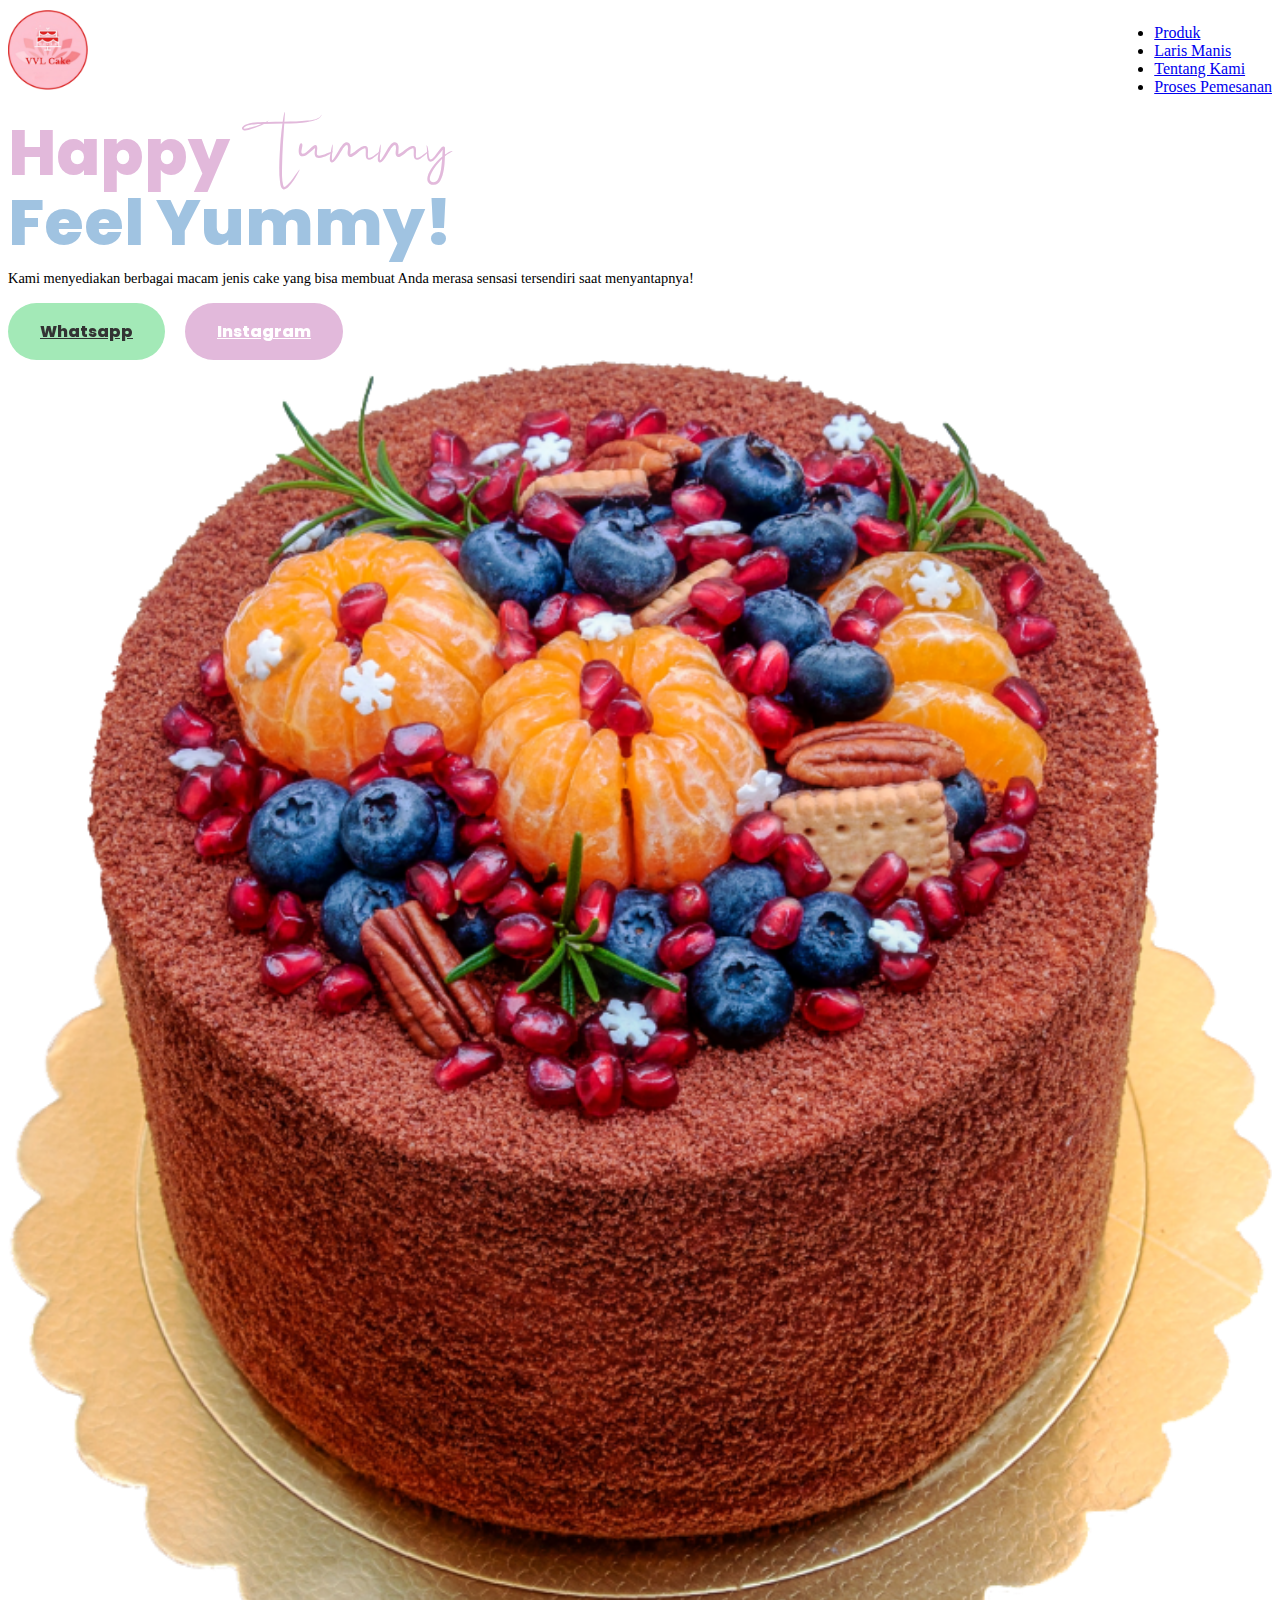
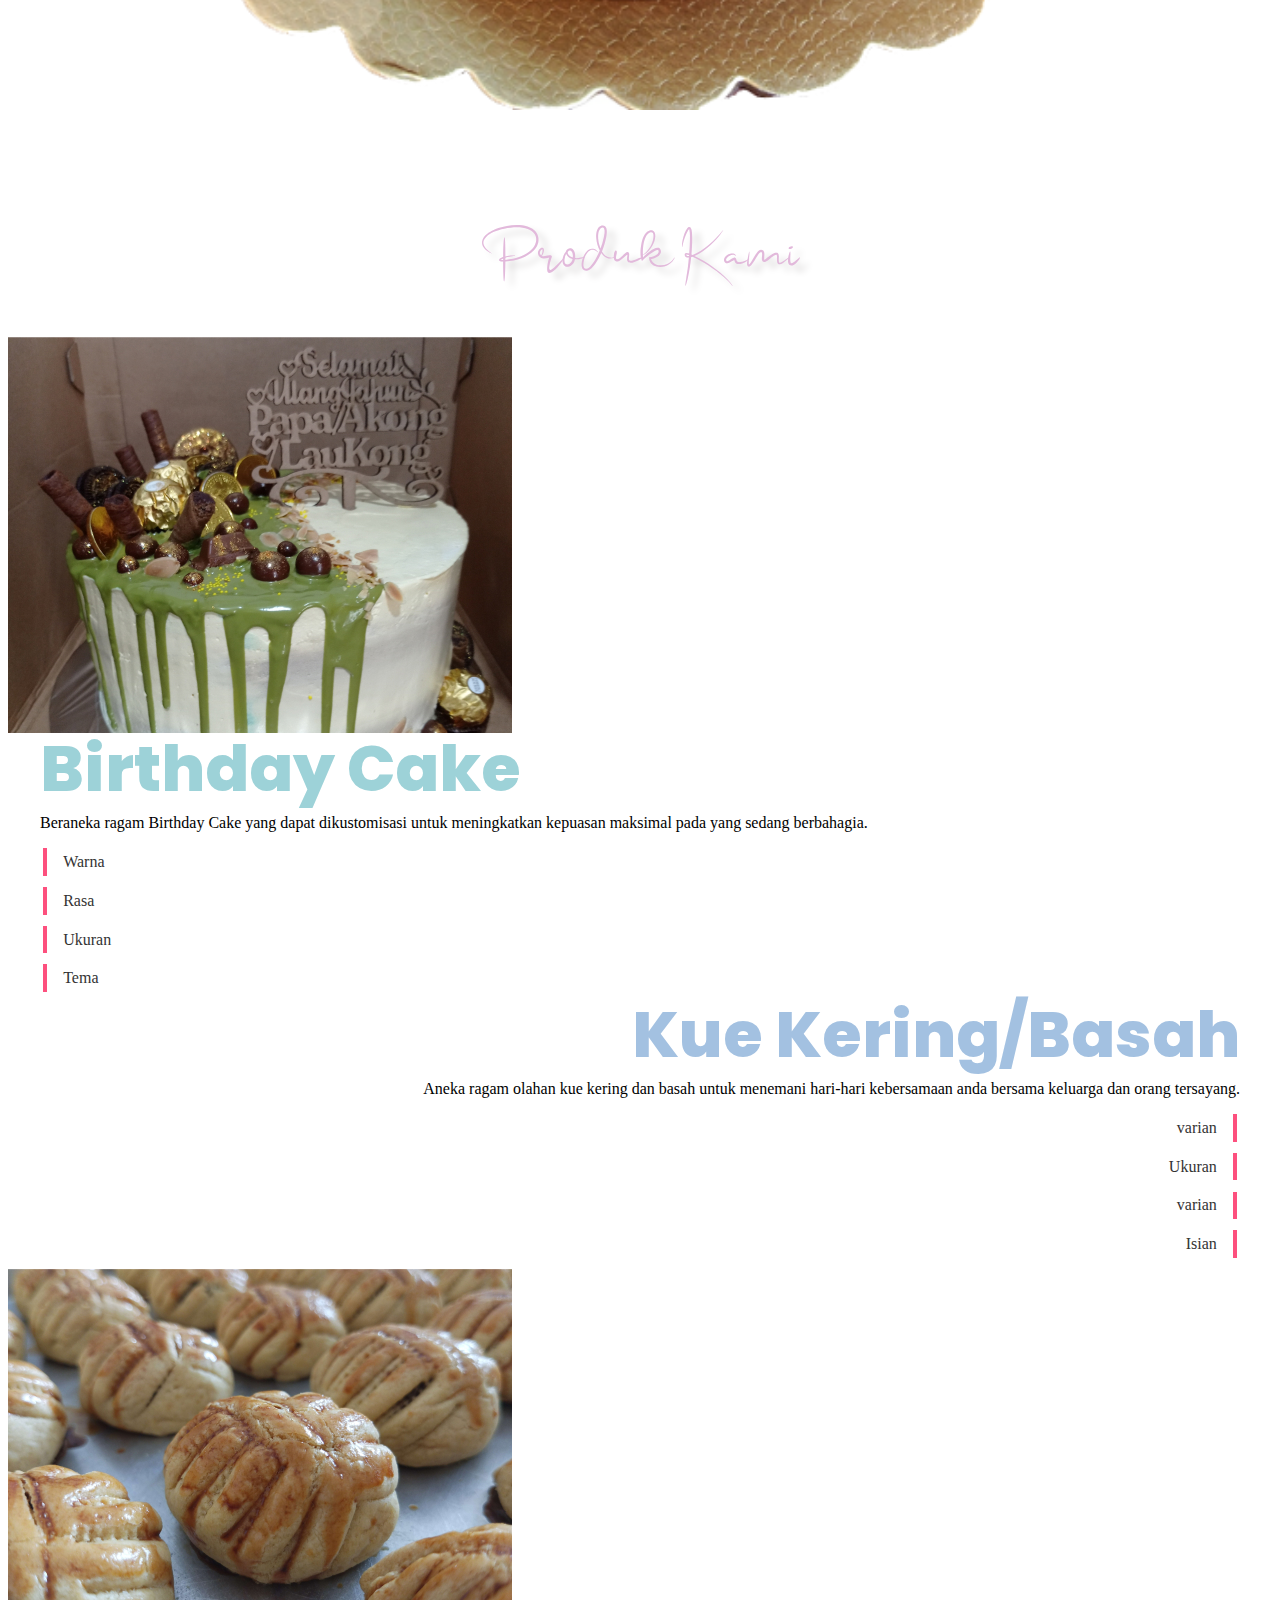
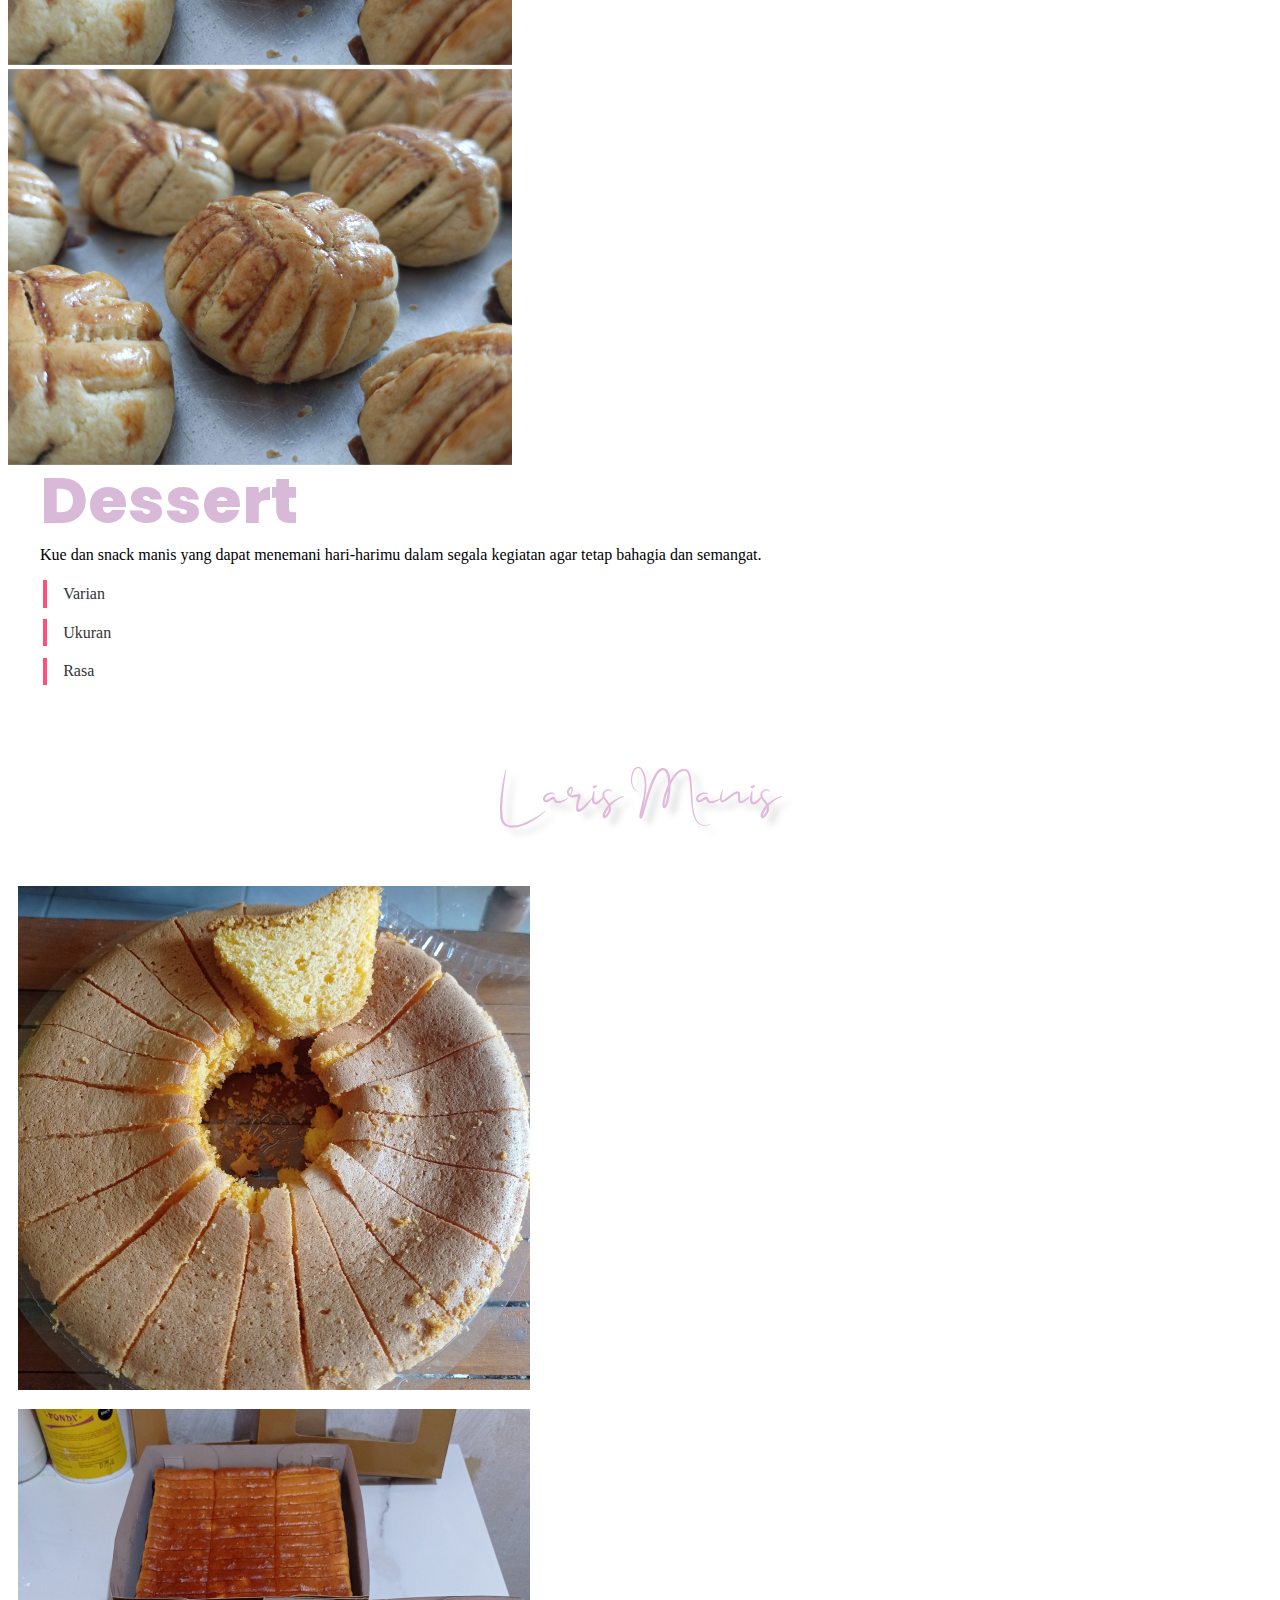
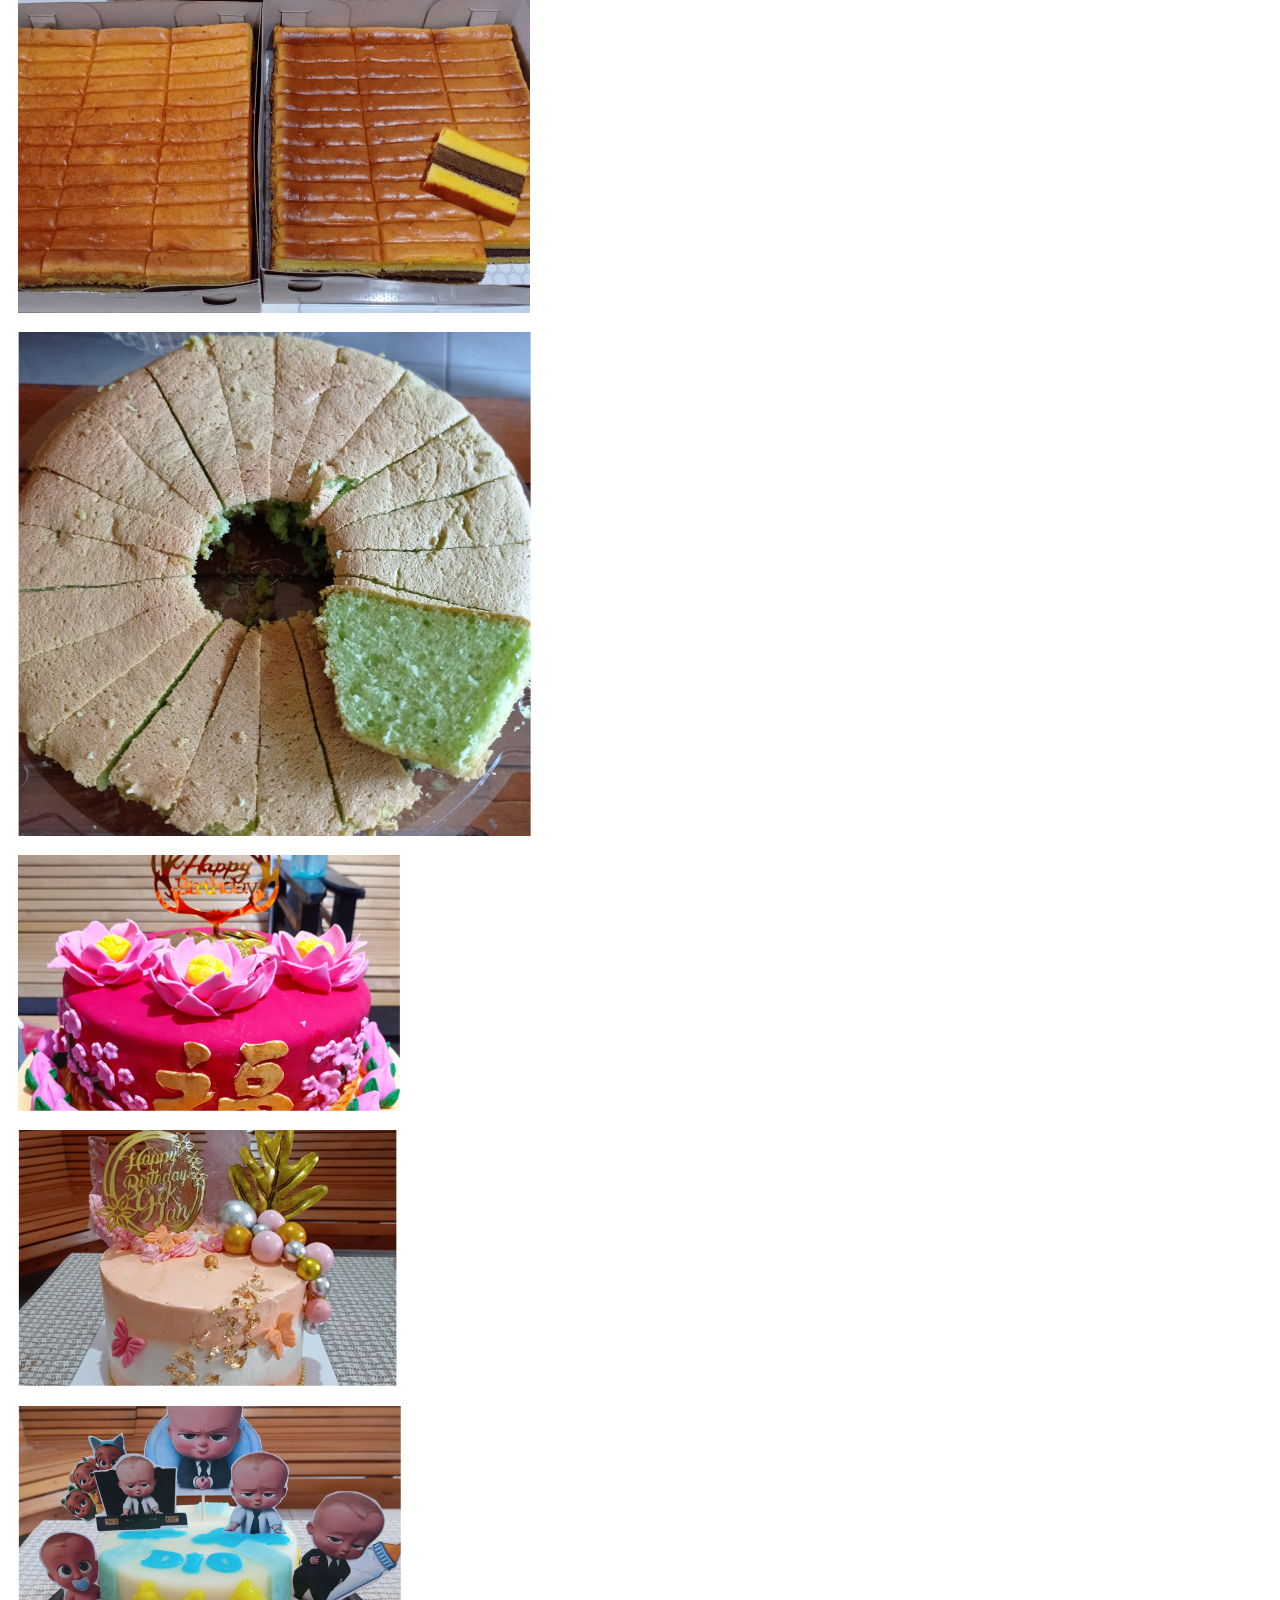
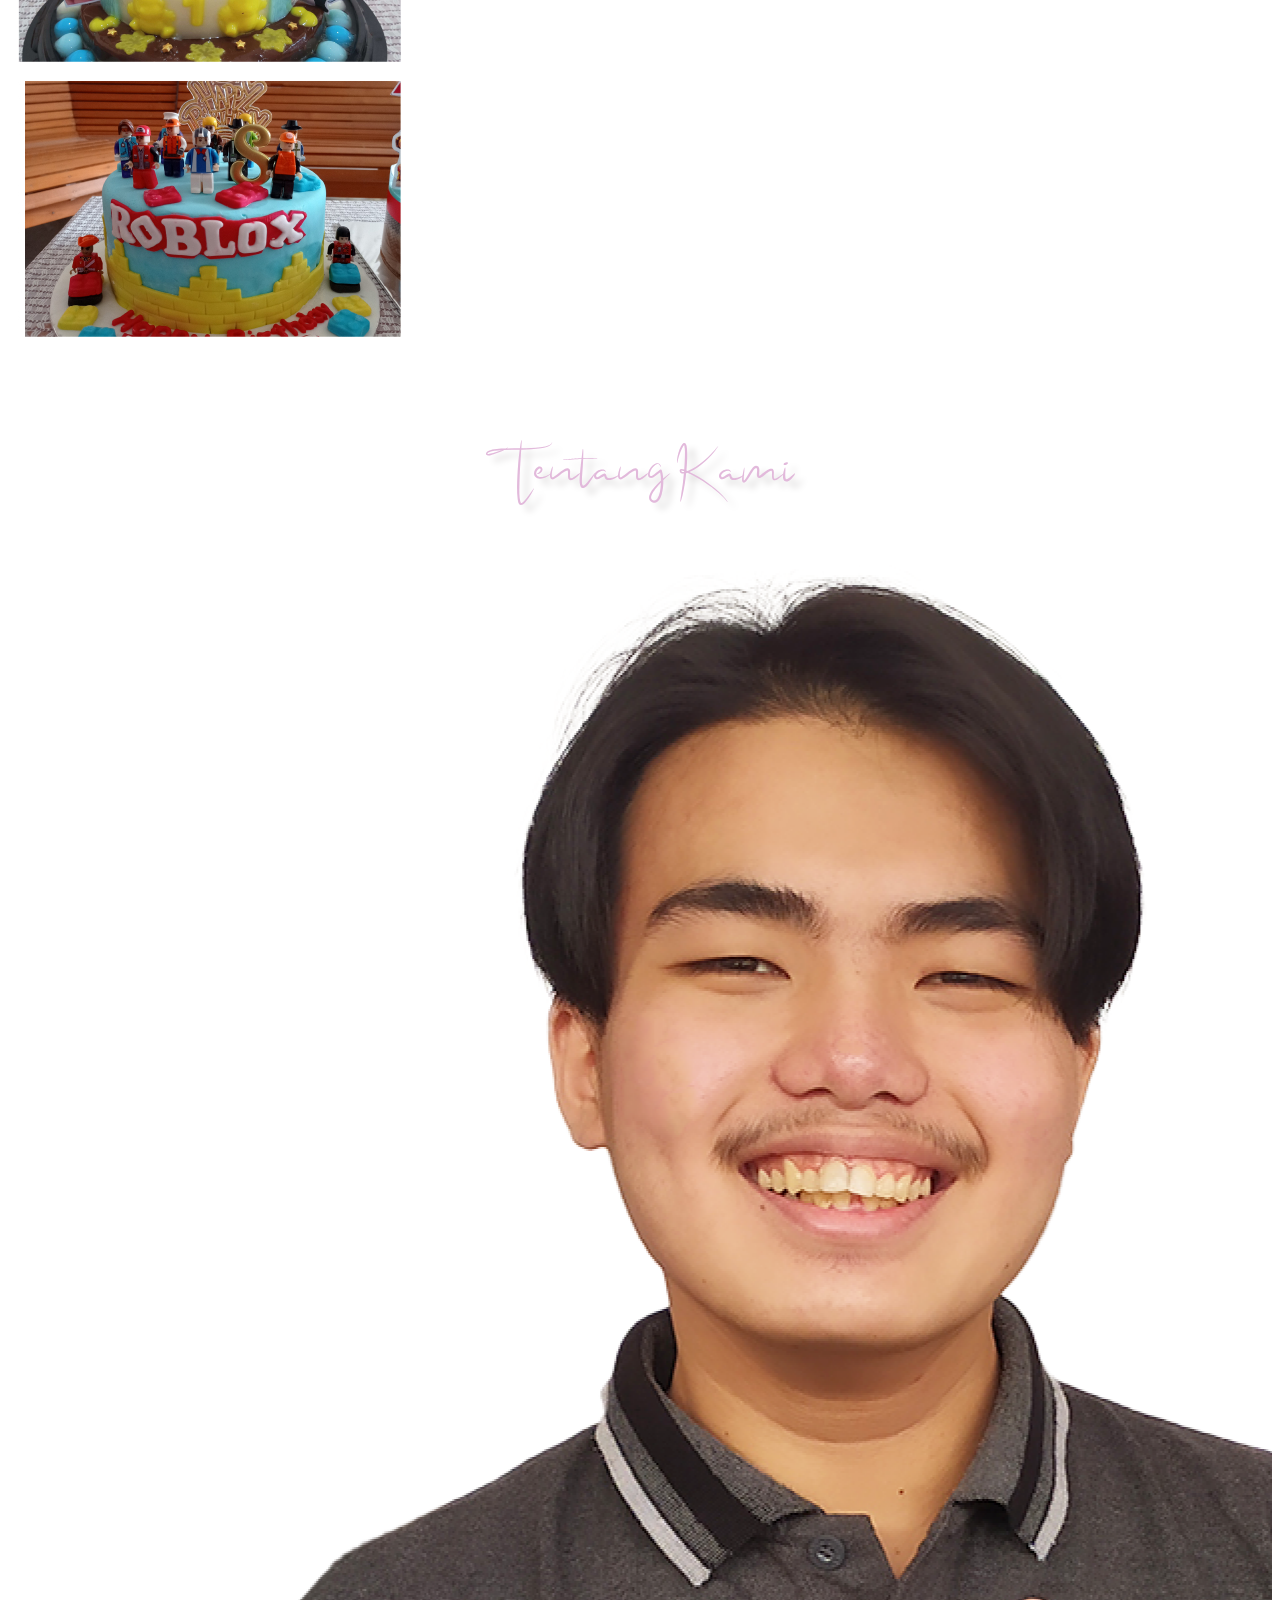
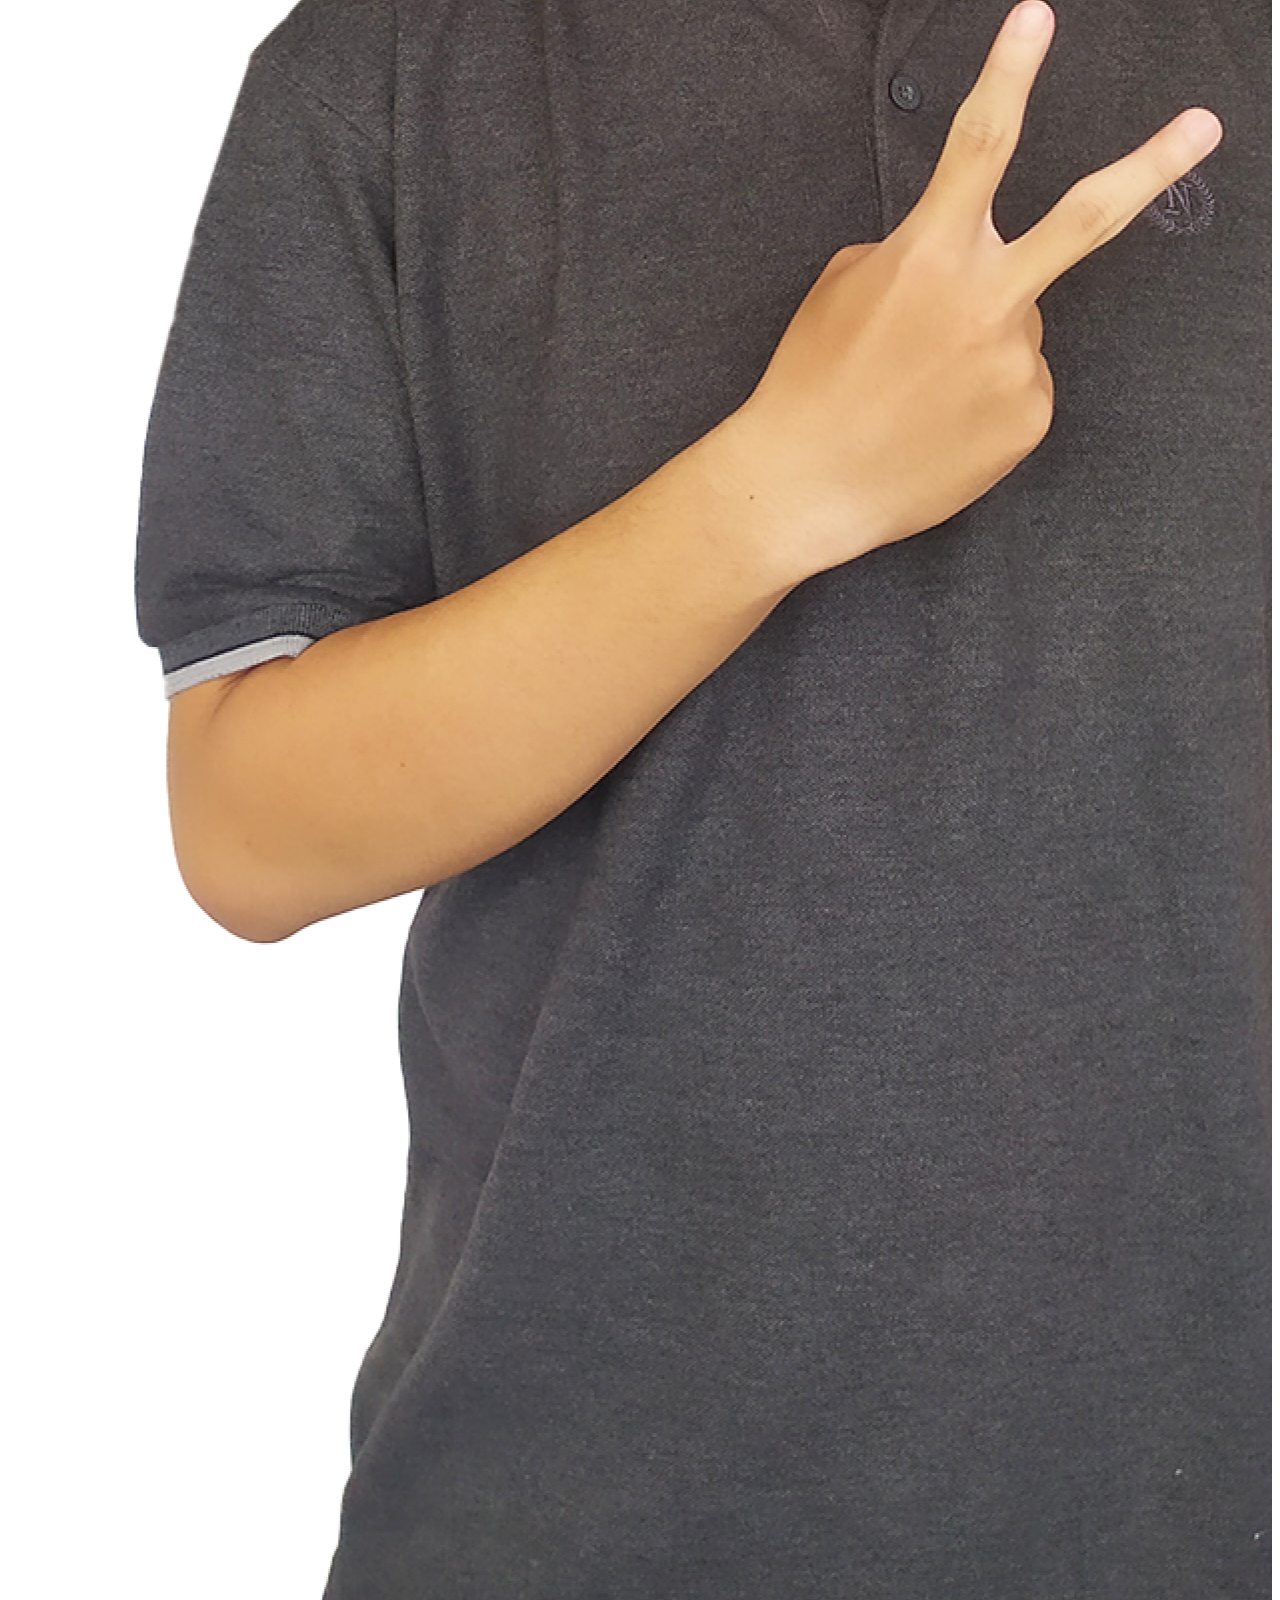
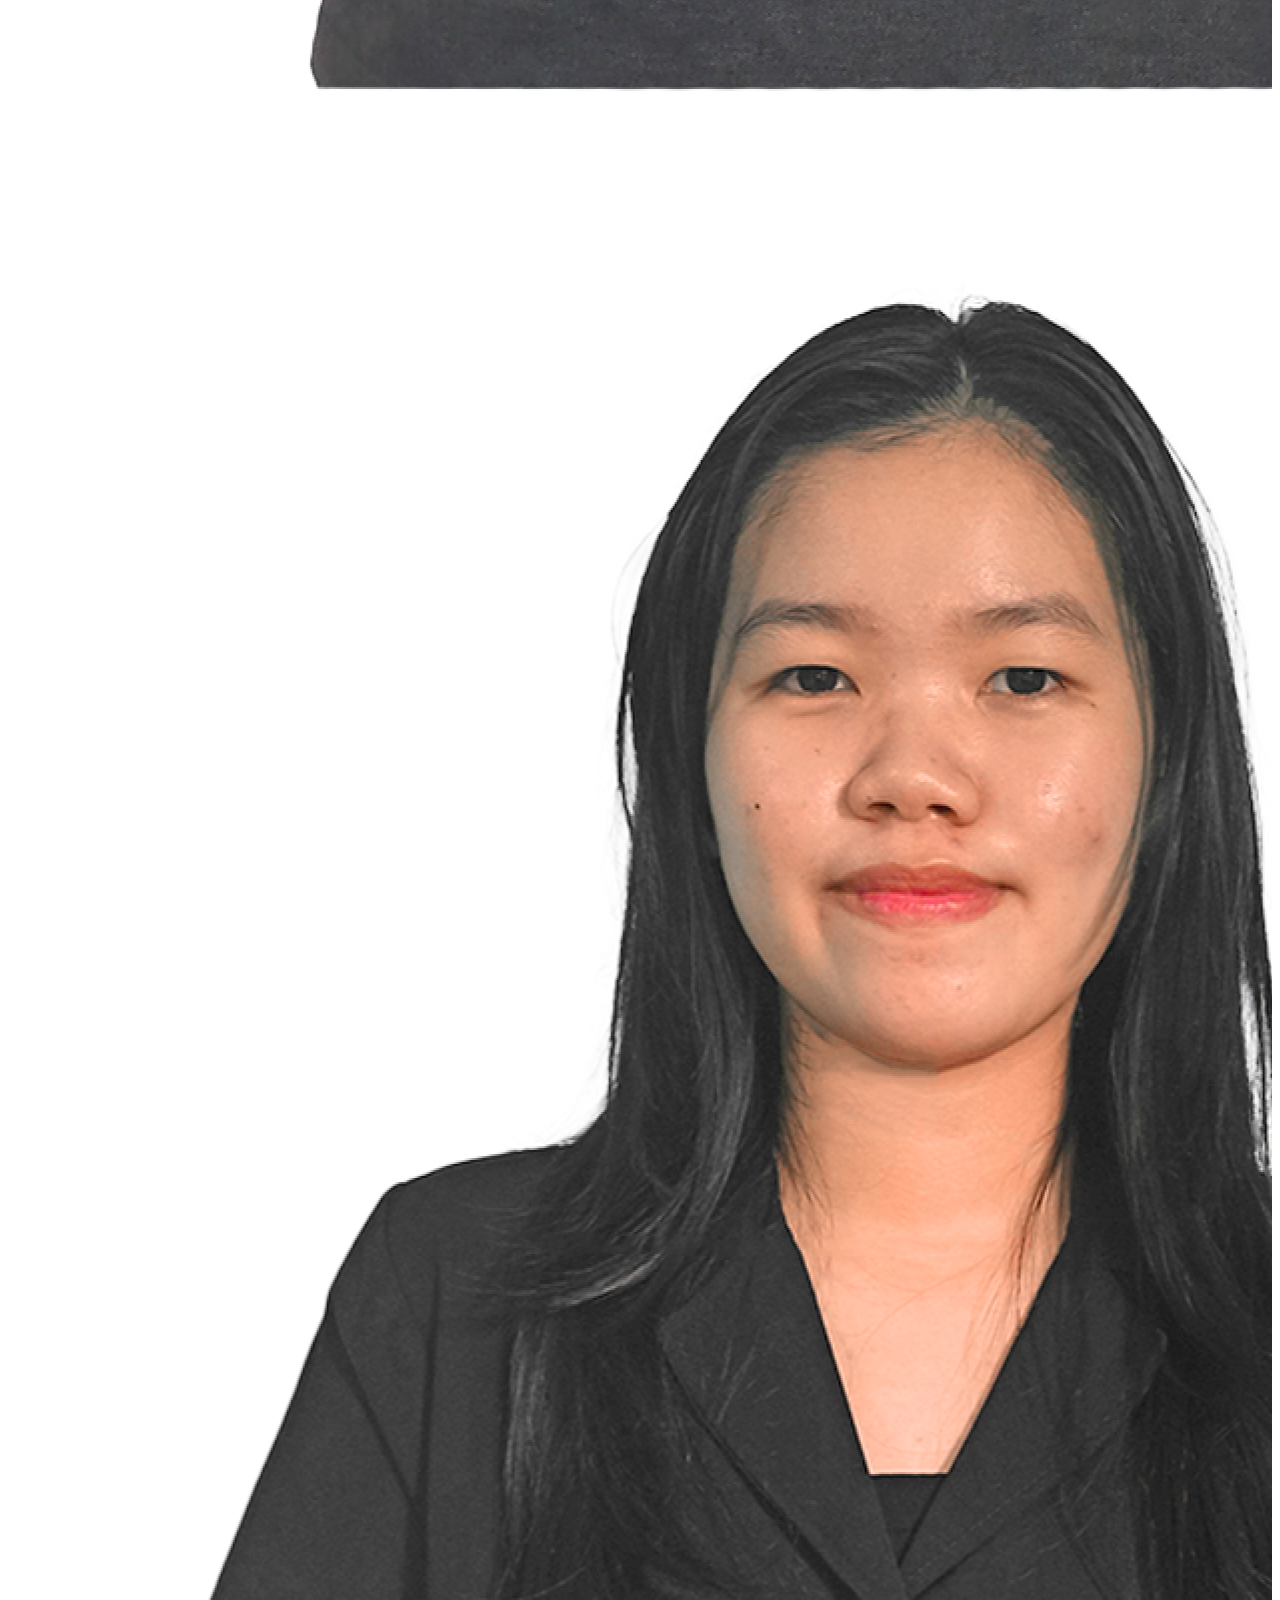
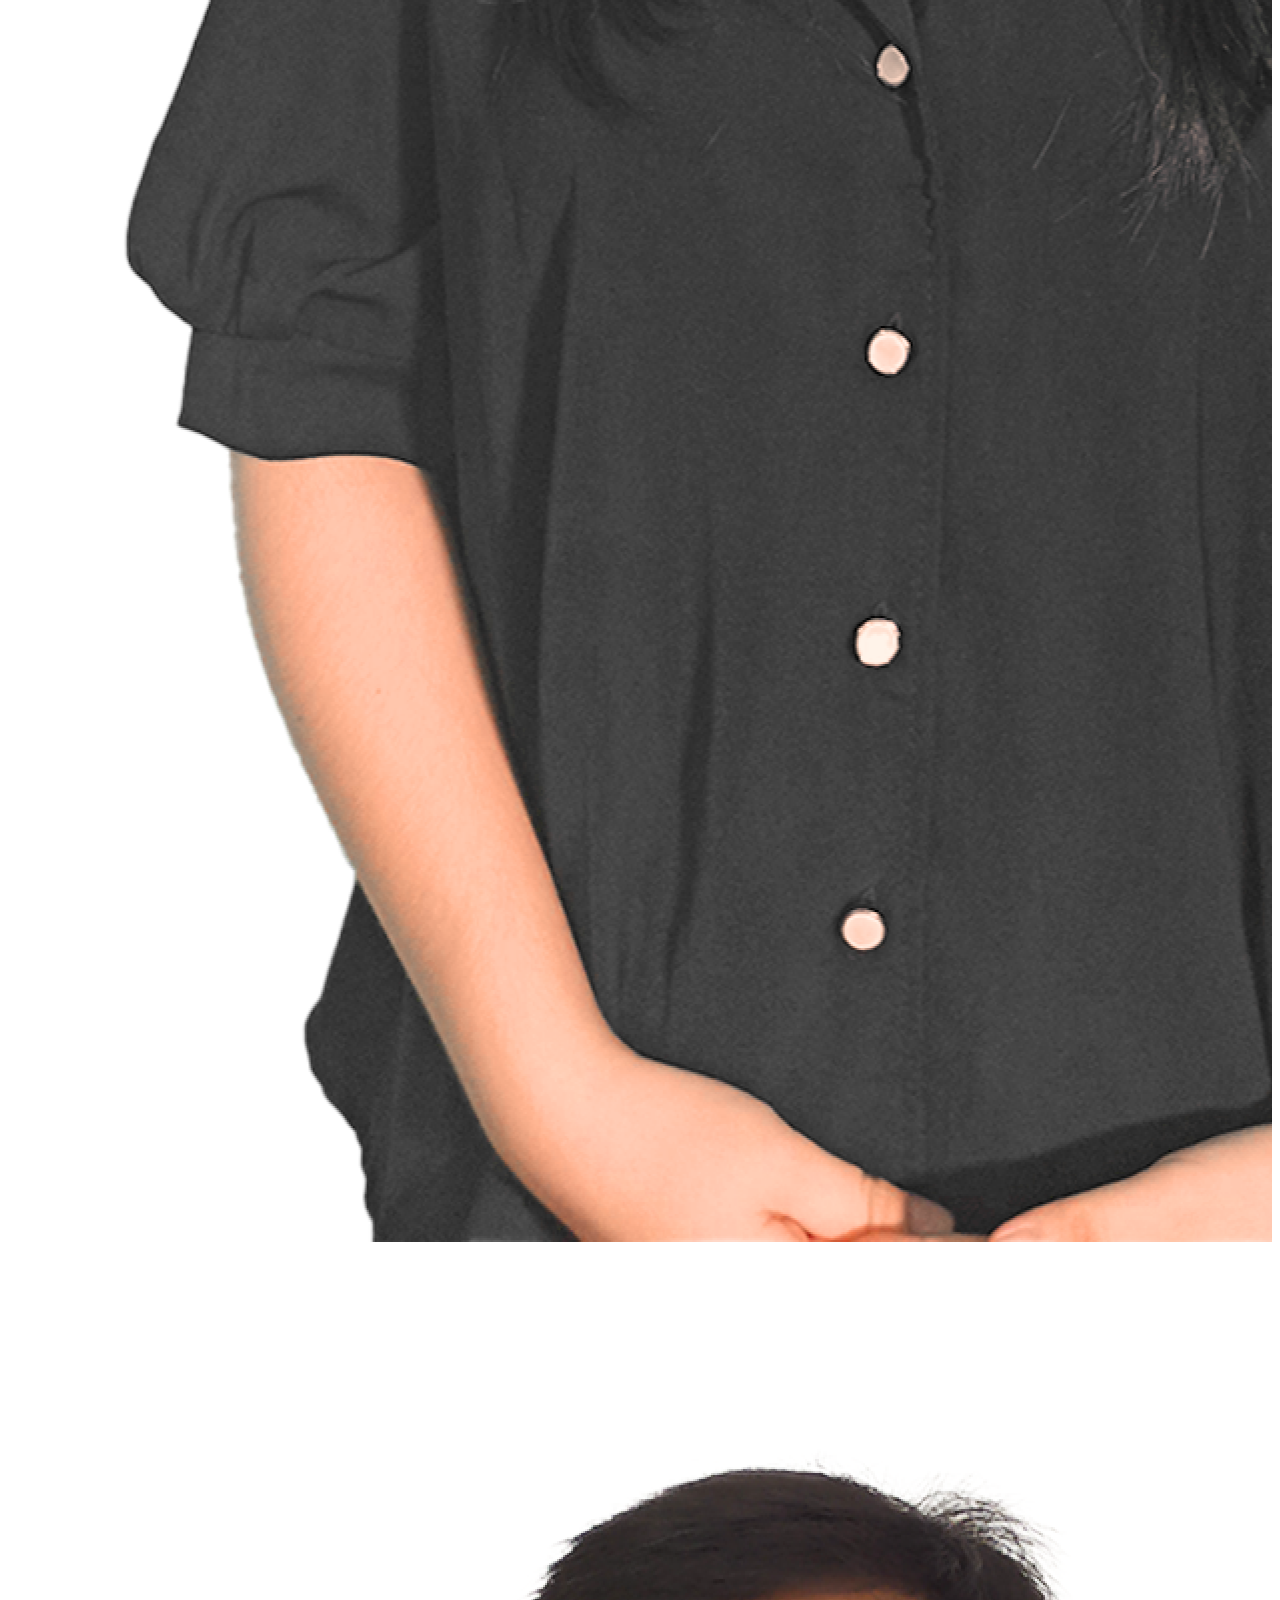
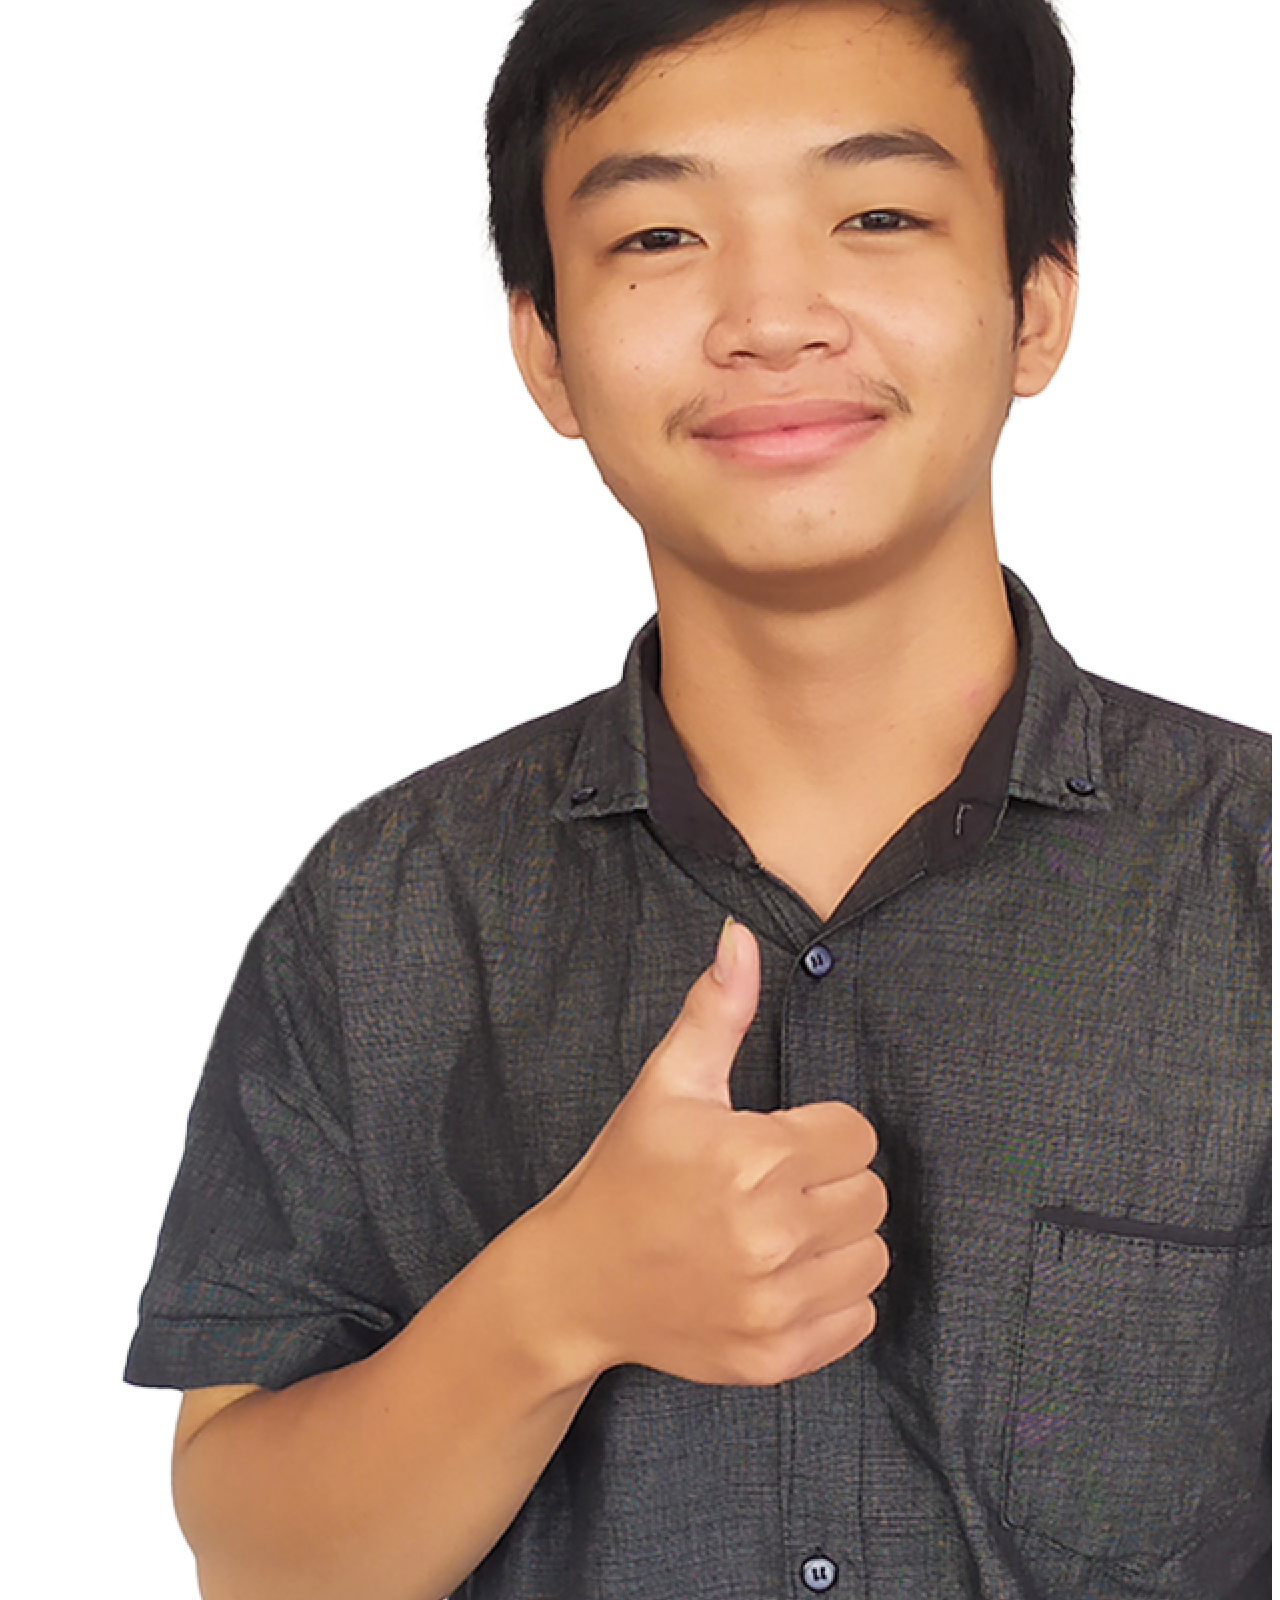
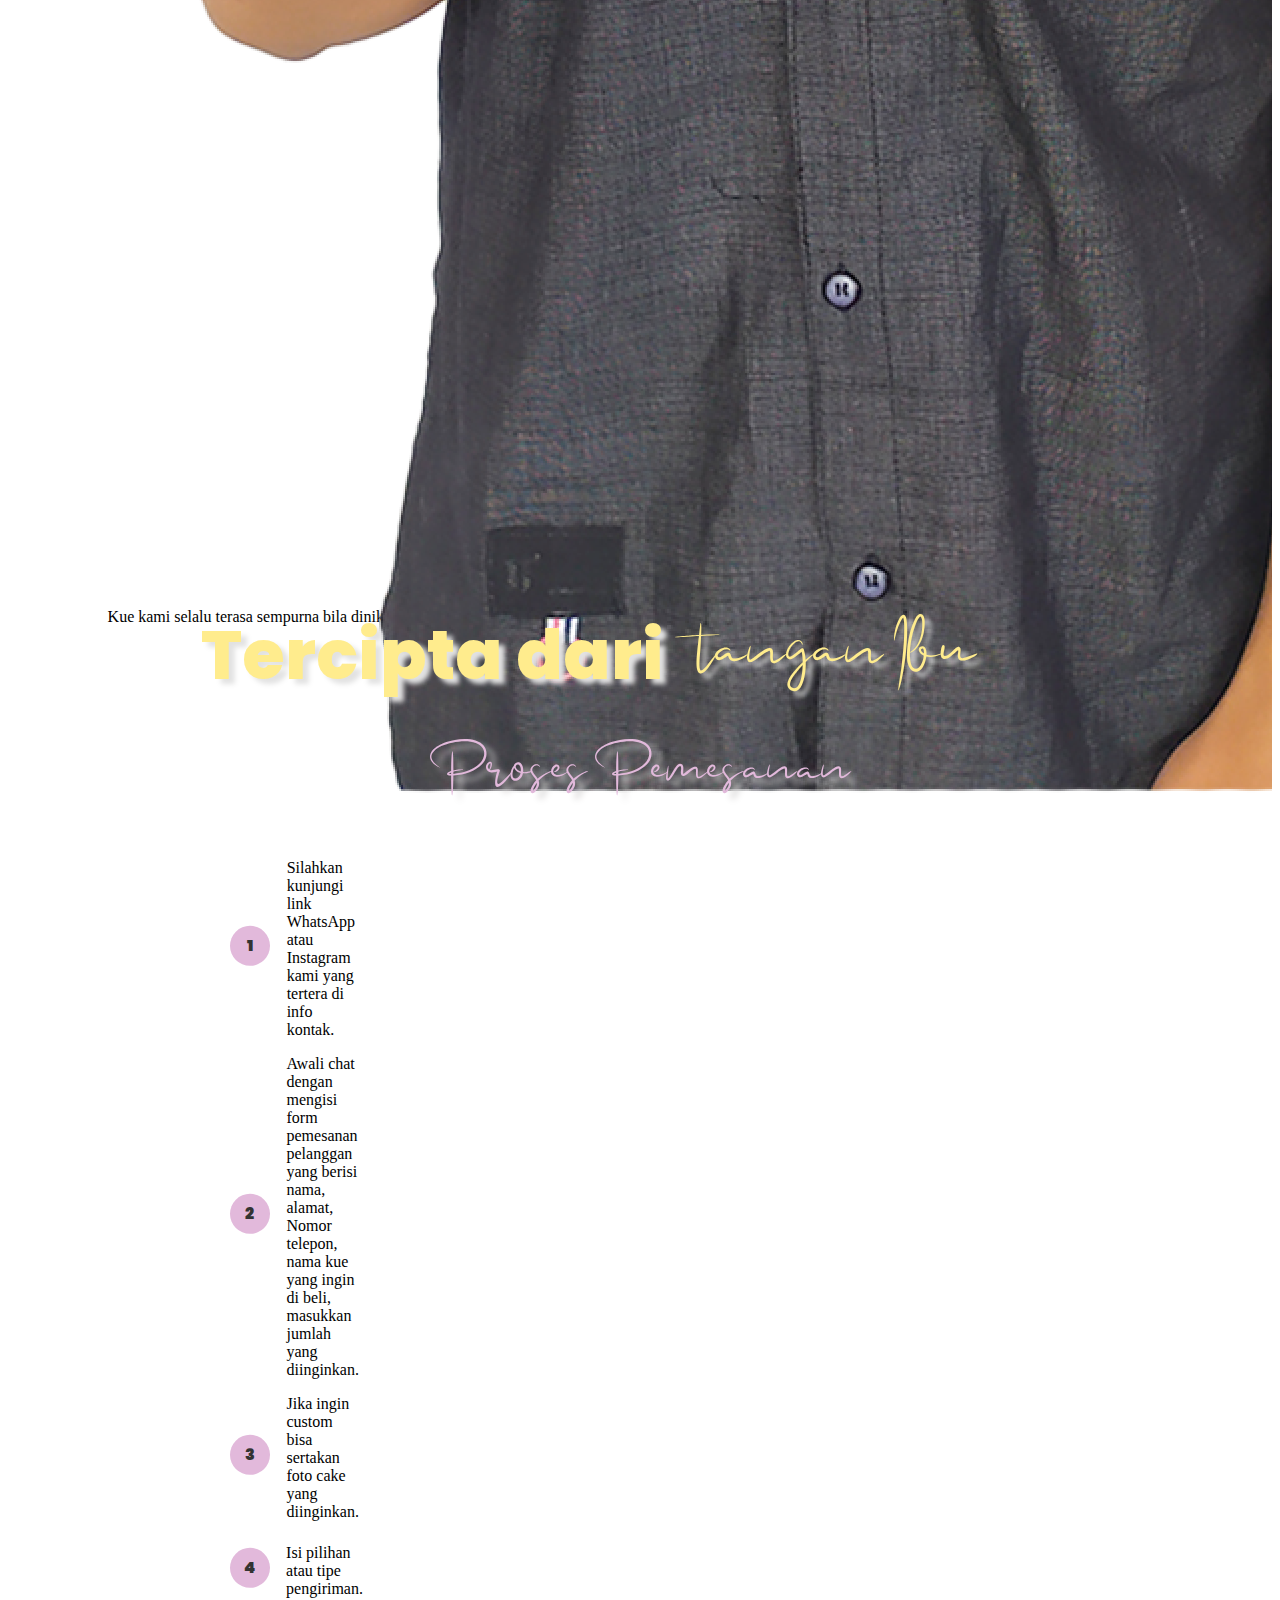
<file: index.html>
<!DOCTYPE html>
<html lang="en">
<head>
    <meta charset="UTF-8">
    <meta http-equiv="X-UA-Compatible" content="IE=edge">
    <meta name="viewport" content="width=device-width, initial-scale=1.0">

    <title>VVL Cake</title>
    <link rel="stylesheet" type="text/css" href="assets/css/style.css" />
</head>
<body>

<div id="wrapper"></div>

    <div class="grid grid-bg ">
        <nav class="col-12">
            <div class="wrapper">
                <img class="logo" src="assets/images/logo/vvlcake2.png">
                <div class="menu">
                    <ul>
                        <li><a href='#Produk'>Produk</a></li>
                        <li><a href='#Laris'>Laris Manis</a></li>
                        <li><a href='#Tentang'>Tentang Kami</a></li>
                        <li><a href='#Cara'>Proses Pemesanan</a></li>
                    </ul>
                </div>
            </div>
        </nav>
    </div>
        
        <div class="bagian_satu grid col-12">
            <div class="col-6">
                <div class="judul_utama">
                    <div class="judul_baris_satu">
                        <span>Happy</span>
                        <span class="judul_wife">Tummy</span>
                    </div>
                    <div class="judul_baris_dua">
                        Feel Yummy!
                    </div>
                </div> 
                <div class="teks_judul">Kami menyediakan berbagai macam jenis cake yang bisa membuat Anda merasa sensasi tersendiri saat menyantapnya!</div>
                <a class="tombol_whatsapp"href="http://wa.me/+6285348166286" target="_blank" rel="noopener noreferrer">Whatsapp</a>
                <a class="tombol_instagram"href="https://www.instagram.com/vvl_cake/" target="_blank" rel="noopener noreferrer">Instagram</a>
            </div>
            <div class="gambar_judul col-6">
                <img src="assets/images/kue1.png" />
            </div>
        </div>

        <div id="Produk" class="grid col-12" style="margin-top:6em;">
            <div class="judul_bagan col-12">
                Produk Kami
            </div>

            <div class="col-4 gambar_kue"><img src="assets/images/kue/kue1.jpg" /></div>
            <div class="col-8" style="padding: 0 0 0 2em;">
                <div class="judul_bagan_1" style="color: #9DD2D8;">Birthday Cake</div>
                <div class="text_bagan">Beraneka ragam Birthday Cake yang dapat dikustomisasi untuk meningkatkan kepuasan maksimal pada yang sedang berbahagia.</div>
                <div class="daftar_fitur">
                    <ul>
                        <li>
                            <p>Warna</p>
                        </li>
                        <li>
                            <p>Rasa</p>
                        </li>
                        <li>
                            <p>Ukuran</p>
                        </li>
                        <li>
                            <p>Tema</p>
                        </li>
                    </ul>
                </div>
            </div>

            <span class="col-12" style="margin-top: 2em;"></span>

            <div class="col-8 judul_bagan_1_kanan">
                <div class="judul_bagan_1" style="color: #A3C1E1;">Kue Kering/Basah</div>
                <div class="text_bagan_kanan">Aneka ragam olahan kue kering dan basah untuk menemani hari-hari kebersamaan anda bersama keluarga dan orang tersayang.</div>
                <div class="daftar_fitur_kanan">
                    <ul>
                        <li>
                            <p>varian</p>
                        </li>
                        <li>
                            <p>Ukuran</p>
                        </li>
                        <li>
                            <p>varian</p>
                        </li>
                        <li>
                            <p>Isian</p>
                        </li>
                    </ul>
                </div>
            </div>
            <div class="col-4 gambar_kue"><img src="assets/images/kue/kue2.jpg" /></div>

            <span class="col-12" style="margin-top: 2em;"></span>

            <div class="col-4 gambar_kue"><img src="assets/images/kue/kue2.jpg" /></div>
            <div class="col-8" style="padding: 0 0 0 2em">
                <div class="judul_bagan_1" style="color: #D8B9D8;">Dessert</div>
                <div class="text_bagan">Kue dan snack manis yang dapat menemani hari-harimu dalam segala kegiatan agar tetap bahagia dan semangat.</div>
                
                <div class="daftar_fitur">
                    <ul>
                        <li>
                            <p>Varian</p>
                        </li>
                        <li>
                            <p>Ukuran</p>
                        </li>
                        <li>
                            <p>Rasa</p>
                        </li>
                        <!-- <li>
                            <p></p>
                        </li> -->
                    </ul>
                </div>
            </div>
            
        </div>

        <span class="col-12" ></span>

        <div id="Laris" class="col-12 grid" style="margin-top: 4em;">
            <div class="judul_bagan col-12">
                Laris Manis
            </div>

            <div class="col-4 gambar_baris_satu">
                <img src="assets/images/kue/kue4.jpg" />
            </div>
            <div class="col-4 gambar_baris_satu">
                <img src="assets/images/kue/kue5.jpg" />
            </div>
            <div class="col-4 gambar_baris_satu">
                <img src="assets/images/kue/kue6.jpg" />
            </div>

            <div class="col-3 gambar_baris_dua">
                <img src="assets/images/kue/kue7.jpg" />
            </div>
            <div class="col-3 gambar_baris_dua">
                <img src="assets/images/kue/kue8.jpg" />
            </div>
            <div class="col-3 gambar_baris_dua">
                <img src="assets/images/kue/kue9.jpg" />
            </div>
            <div class="col-3 gambar_baris_dua">
                <img src="assets/images/kue/kue10.jpg" />
            </div>
        </div>


    <span class="col-12" style="margin-top: 4em;"></span>

    <div id="Tentang" class="tentang_kami">
        <div class="col-12 grid">
            <div class="judul_bagan col-12">
                Tentang Kami
            </div>

            <div class="col-4 gambar_kami">
                <img src="assets/images/member-assets/hendrik.png" />
            </div>
            <div class="col-4 gambar_kami">
                <img src="assets/images/member-assets/cristina.png" />
            </div>
            <div class="col-4 gambar_kami">
                <img src="assets/images/member-assets/steven.png" />
            </div>

            <div class="col-12 judul_bagan_1 judul_bagan_4">
                Tercipta dari <span class="tangan_ibu">tangan Ibu</span>
            </div>

            <div class="col-12 text_bagan_4">
                <div>Kue kami selalu terasa sempurna bila dinikmati ketika bersama dengan keluarga, teman, pacar dan menghabiskan <i>quality time</i> dengan mereka. Fluffy Cake membantu Anda menciptakan momen berharga saat menyantapnya.</div>
            </div>

        </div>
    </div>
 
    <span class="col-12" style="margin-top: 4em;"></span>

    <div id="Cara" class="cara_pemesanan">
        <div class="grid">
            <div class="col-12">
                <div class="judul_bagan col-12">
                    Proses Pemesanan
                </div>
                <h2></h2>
                <div class="col-12 grid_daftar grid_tengah daftar">
                    
                    <span class="col-1" style="text-align: center;">1</span>
                    <div class="col-11">Silahkan kunjungi link WhatsApp atau Instagram kami yang tertera di info kontak.</div>
                </div>
                <div class="col-12 grid_daftar grid_tengah daftar">
                    
                    <span class="col-1" style="text-align: center;">2</span>
                    <div class="col-11">Awali chat dengan mengisi form pemesanan pelanggan yang berisi nama, alamat, Nomor telepon, nama kue yang ingin di beli, masukkan jumlah yang diinginkan.</div>
                </div>
                <div class="col-12 grid_daftar grid_tengah daftar">
                    
                    <span class="col-1" style="text-align: center;">3</span>
                    <div class="col-11">Jika ingin custom bisa sertakan foto cake yang diinginkan.</div>
                </div>
                <div class="col-12 grid_daftar grid_tengah daftar">
                    
                    <span class="col-1" style="text-align: center;">4</span>
                    <div class="col-11">Isi pilihan atau tipe pengiriman.</div>
                </div><div class="col-12 grid_daftar grid_tengah daftar">
                    
                    <span class="col-1" style="text-align: center;">5</span>
                    <div class="col-11">Cantumkan kata-kata yang diinginkan pada form jika Anda menginginkan ada kata-kata di atas kue.</div>
                </div>
                <div class="col-12 grid_daftar grid_tengah daftar">
                    
                    <span class="col-1" style="text-align: center;">6</span>
                    <div class="col-11">Silahkan memilih ingin DP/full payments/pembayaran cod.</div>
                </div><div class="col-12 grid_daftar grid_tengah daftar">
                    
                    <span class="col-1" style="text-align: center;">7</span>
                    <div class="col-11">Metode pembayaran akan dikirim saat pengisian form selesai. Tersedia pilihan: Tunai saat pengiriman/ Transfer Bank ke Acc Permata Bank 1230-103-387/melalui QRIS.</div>
                </div>

                <div class="col-12 tombol_pemesanan">
                    <a class="tombol_whatsapp" href="http://wa.me/+6285348166286" target="_blank" rel="noopener noreferrer" >Whatsapp</a>
                    <a class="tombol_instagram" href="https://www.instagram.com/vvl_cake/" target="_blank" rel="noopener noreferrer">Instagram</a>
                </div>
            </div>
        </div>
    </div>

    <div class="instagram">
        <div class="grid">
            <div class="col-4 gambar_ig">
                <blockquote class="instagram-media" data-instgrm-permalink="https://www.instagram.com/p/Cimf7dFrtFh/?utm_source=ig_embed&amp;utm_campaign=loading" data-instgrm-version="14" style=" background:#FFF; border:0; border-radius:3px; box-shadow:0 0 1px 0 rgba(0,0,0,0.5),0 1px 10px 0 rgba(0,0,0,0.15); margin: 1px; max-width:540px; min-width:326px; padding:0; width:99.375%; width:-webkit-calc(100% - 2px); width:calc(100% - 2px);"><div style="padding:16px;"> <a href="https://www.instagram.com/p/Cimf7dFrtFh/?utm_source=ig_embed&amp;utm_campaign=loading" style=" background:#FFFFFF; line-height:0; padding:0 0; text-align:center; text-decoration:none; width:100%;" target="_blank"> <div style=" display: flex; flex-direction: row; align-items: center;"> <div style="background-color: #F4F4F4; border-radius: 50%; flex-grow: 0; height: 40px; margin-right: 14px; width: 40px;"></div> <div style="display: flex; flex-direction: column; flex-grow: 1; justify-content: center;"> <div style=" background-color: #F4F4F4; border-radius: 4px; flex-grow: 0; height: 14px; margin-bottom: 6px; width: 100px;"></div> <div style=" background-color: #F4F4F4; border-radius: 4px; flex-grow: 0; height: 14px; width: 60px;"></div></div></div><div style="padding: 19% 0;"></div> <div style="display:block; height:50px; margin:0 auto 12px; width:50px;"><svg width="50px" height="50px" viewBox="0 0 60 60" version="1.1" xmlns="https://www.w3.org/2000/svg" xmlns:xlink="https://www.w3.org/1999/xlink"><g stroke="none" stroke-width="1" fill="none" fill-rule="evenodd"><g transform="translate(-511.000000, -20.000000)" fill="#000000"><g><path d="M556.869,30.41 C554.814,30.41 553.148,32.076 553.148,34.131 C553.148,36.186 554.814,37.852 556.869,37.852 C558.924,37.852 560.59,36.186 560.59,34.131 C560.59,32.076 558.924,30.41 556.869,30.41 M541,60.657 C535.114,60.657 530.342,55.887 530.342,50 C530.342,44.114 535.114,39.342 541,39.342 C546.887,39.342 551.658,44.114 551.658,50 C551.658,55.887 546.887,60.657 541,60.657 M541,33.886 C532.1,33.886 524.886,41.1 524.886,50 C524.886,58.899 532.1,66.113 541,66.113 C549.9,66.113 557.115,58.899 557.115,50 C557.115,41.1 549.9,33.886 541,33.886 M565.378,62.101 C565.244,65.022 564.756,66.606 564.346,67.663 C563.803,69.06 563.154,70.057 562.106,71.106 C561.058,72.155 560.06,72.803 558.662,73.347 C557.607,73.757 556.021,74.244 553.102,74.378 C549.944,74.521 548.997,74.552 541,74.552 C533.003,74.552 532.056,74.521 528.898,74.378 C525.979,74.244 524.393,73.757 523.338,73.347 C521.94,72.803 520.942,72.155 519.894,71.106 C518.846,70.057 518.197,69.06 517.654,67.663 C517.244,66.606 516.755,65.022 516.623,62.101 C516.479,58.943 516.448,57.996 516.448,50 C516.448,42.003 516.479,41.056 516.623,37.899 C516.755,34.978 517.244,33.391 517.654,32.338 C518.197,30.938 518.846,29.942 519.894,28.894 C520.942,27.846 521.94,27.196 523.338,26.654 C524.393,26.244 525.979,25.756 528.898,25.623 C532.057,25.479 533.004,25.448 541,25.448 C548.997,25.448 549.943,25.479 553.102,25.623 C556.021,25.756 557.607,26.244 558.662,26.654 C560.06,27.196 561.058,27.846 562.106,28.894 C563.154,29.942 563.803,30.938 564.346,32.338 C564.756,33.391 565.244,34.978 565.378,37.899 C565.522,41.056 565.552,42.003 565.552,50 C565.552,57.996 565.522,58.943 565.378,62.101 M570.82,37.631 C570.674,34.438 570.167,32.258 569.425,30.349 C568.659,28.377 567.633,26.702 565.965,25.035 C564.297,23.368 562.623,22.342 560.652,21.575 C558.743,20.834 556.562,20.326 553.369,20.18 C550.169,20.033 549.148,20 541,20 C532.853,20 531.831,20.033 528.631,20.18 C525.438,20.326 523.257,20.834 521.349,21.575 C519.376,22.342 517.703,23.368 516.035,25.035 C514.368,26.702 513.342,28.377 512.574,30.349 C511.834,32.258 511.326,34.438 511.181,37.631 C511.035,40.831 511,41.851 511,50 C511,58.147 511.035,59.17 511.181,62.369 C511.326,65.562 511.834,67.743 512.574,69.651 C513.342,71.625 514.368,73.296 516.035,74.965 C517.703,76.634 519.376,77.658 521.349,78.425 C523.257,79.167 525.438,79.673 528.631,79.82 C531.831,79.965 532.853,80.001 541,80.001 C549.148,80.001 550.169,79.965 553.369,79.82 C556.562,79.673 558.743,79.167 560.652,78.425 C562.623,77.658 564.297,76.634 565.965,74.965 C567.633,73.296 568.659,71.625 569.425,69.651 C570.167,67.743 570.674,65.562 570.82,62.369 C570.966,59.17 571,58.147 571,50 C571,41.851 570.966,40.831 570.82,37.631"></path></g></g></g></svg></div><div style="padding-top: 8px;"> <div style=" color:#3897f0; font-family:Arial,sans-serif; font-size:14px; font-style:normal; font-weight:550; line-height:18px;">View this post on Instagram</div></div><div style="padding: 12.5% 0;"></div> <div style="display: flex; flex-direction: row; margin-bottom: 14px; align-items: center;"><div> <div style="background-color: #F4F4F4; border-radius: 50%; height: 12.5px; width: 12.5px; transform: translateX(0px) translateY(7px);"></div> <div style="background-color: #F4F4F4; height: 12.5px; transform: rotate(-45deg) translateX(3px) translateY(1px); width: 12.5px; flex-grow: 0; margin-right: 14px; margin-left: 2px;"></div> <div style="background-color: #F4F4F4; border-radius: 50%; height: 12.5px; width: 12.5px; transform: translateX(9px) translateY(-18px);"></div></div><div style="margin-left: 8px;"> <div style=" background-color: #F4F4F4; border-radius: 50%; flex-grow: 0; height: 20px; width: 20px;"></div> <div style=" width: 0; height: 0; border-top: 2px solid transparent; border-left: 6px solid #f4f4f4; border-bottom: 2px solid transparent; transform: translateX(16px) translateY(-4px) rotate(30deg)"></div></div><div style="margin-left: auto;"> <div style=" width: 0px; border-top: 8px solid #F4F4F4; border-right: 8px solid transparent; transform: translateY(16px);"></div> <div style=" background-color: #F4F4F4; flex-grow: 0; height: 12px; width: 16px; transform: translateY(-4px);"></div> <div style=" width: 0; height: 0; border-top: 8px solid #F4F4F4; border-left: 8px solid transparent; transform: translateY(-4px) translateX(8px);"></div></div></div> <div style="display: flex; flex-direction: column; flex-grow: 1; justify-content: center; margin-bottom: 24px;"> <div style=" background-color: #F4F4F4; border-radius: 4px; flex-grow: 0; height: 14px; margin-bottom: 6px; width: 224px;"></div> <div style=" background-color: #F4F4F4; border-radius: 4px; flex-grow: 0; height: 14px; width: 144px;"></div></div></a><p style=" color:#c9c8cd; font-family:Arial,sans-serif; font-size:14px; line-height:17px; margin-bottom:0; margin-top:8px; overflow:hidden; padding:8px 0 7px; text-align:center; text-overflow:ellipsis; white-space:nowrap;"><a href="https://www.instagram.com/p/Cimf7dFrtFh/?utm_source=ig_embed&amp;utm_campaign=loading" style=" color:#c9c8cd; font-family:Arial,sans-serif; font-size:14px; font-style:normal; font-weight:normal; line-height:17px; text-decoration:none;" target="_blank">A post shared by Chui Fong (@vvl_cake)</a></p></div></blockquote> <script async src="//www.instagram.com/embed.js"></script>
            </div>

            <div class="col-4  gambar_ig">
                <blockquote class="instagram-media" data-instgrm-permalink="https://www.instagram.com/p/Cimd715vcLQ/?utm_source=ig_embed&amp;utm_campaign=loading" data-instgrm-version="14" style=" background:#FFF; border:0; border-radius:3px; box-shadow:0 0 1px 0 rgba(0,0,0,0.5),0 1px 10px 0 rgba(0,0,0,0.15); margin: 1px; max-width:540px; min-width:326px; padding:0; width:99.375%; width:-webkit-calc(100% - 2px); width:calc(100% - 2px);"><div style="padding:16px;"> <a href="https://www.instagram.com/p/Cimd715vcLQ/?utm_source=ig_embed&amp;utm_campaign=loading" style=" background:#FFFFFF; line-height:0; padding:0 0; text-align:center; text-decoration:none; width:100%;" target="_blank"> <div style=" display: flex; flex-direction: row; align-items: center;"> <div style="background-color: #F4F4F4; border-radius: 50%; flex-grow: 0; height: 40px; margin-right: 14px; width: 40px;"></div> <div style="display: flex; flex-direction: column; flex-grow: 1; justify-content: center;"> <div style=" background-color: #F4F4F4; border-radius: 4px; flex-grow: 0; height: 14px; margin-bottom: 6px; width: 100px;"></div> <div style=" background-color: #F4F4F4; border-radius: 4px; flex-grow: 0; height: 14px; width: 60px;"></div></div></div><div style="padding: 19% 0;"></div> <div style="display:block; height:50px; margin:0 auto 12px; width:50px;"><svg width="50px" height="50px" viewBox="0 0 60 60" version="1.1" xmlns="https://www.w3.org/2000/svg" xmlns:xlink="https://www.w3.org/1999/xlink"><g stroke="none" stroke-width="1" fill="none" fill-rule="evenodd"><g transform="translate(-511.000000, -20.000000)" fill="#000000"><g><path d="M556.869,30.41 C554.814,30.41 553.148,32.076 553.148,34.131 C553.148,36.186 554.814,37.852 556.869,37.852 C558.924,37.852 560.59,36.186 560.59,34.131 C560.59,32.076 558.924,30.41 556.869,30.41 M541,60.657 C535.114,60.657 530.342,55.887 530.342,50 C530.342,44.114 535.114,39.342 541,39.342 C546.887,39.342 551.658,44.114 551.658,50 C551.658,55.887 546.887,60.657 541,60.657 M541,33.886 C532.1,33.886 524.886,41.1 524.886,50 C524.886,58.899 532.1,66.113 541,66.113 C549.9,66.113 557.115,58.899 557.115,50 C557.115,41.1 549.9,33.886 541,33.886 M565.378,62.101 C565.244,65.022 564.756,66.606 564.346,67.663 C563.803,69.06 563.154,70.057 562.106,71.106 C561.058,72.155 560.06,72.803 558.662,73.347 C557.607,73.757 556.021,74.244 553.102,74.378 C549.944,74.521 548.997,74.552 541,74.552 C533.003,74.552 532.056,74.521 528.898,74.378 C525.979,74.244 524.393,73.757 523.338,73.347 C521.94,72.803 520.942,72.155 519.894,71.106 C518.846,70.057 518.197,69.06 517.654,67.663 C517.244,66.606 516.755,65.022 516.623,62.101 C516.479,58.943 516.448,57.996 516.448,50 C516.448,42.003 516.479,41.056 516.623,37.899 C516.755,34.978 517.244,33.391 517.654,32.338 C518.197,30.938 518.846,29.942 519.894,28.894 C520.942,27.846 521.94,27.196 523.338,26.654 C524.393,26.244 525.979,25.756 528.898,25.623 C532.057,25.479 533.004,25.448 541,25.448 C548.997,25.448 549.943,25.479 553.102,25.623 C556.021,25.756 557.607,26.244 558.662,26.654 C560.06,27.196 561.058,27.846 562.106,28.894 C563.154,29.942 563.803,30.938 564.346,32.338 C564.756,33.391 565.244,34.978 565.378,37.899 C565.522,41.056 565.552,42.003 565.552,50 C565.552,57.996 565.522,58.943 565.378,62.101 M570.82,37.631 C570.674,34.438 570.167,32.258 569.425,30.349 C568.659,28.377 567.633,26.702 565.965,25.035 C564.297,23.368 562.623,22.342 560.652,21.575 C558.743,20.834 556.562,20.326 553.369,20.18 C550.169,20.033 549.148,20 541,20 C532.853,20 531.831,20.033 528.631,20.18 C525.438,20.326 523.257,20.834 521.349,21.575 C519.376,22.342 517.703,23.368 516.035,25.035 C514.368,26.702 513.342,28.377 512.574,30.349 C511.834,32.258 511.326,34.438 511.181,37.631 C511.035,40.831 511,41.851 511,50 C511,58.147 511.035,59.17 511.181,62.369 C511.326,65.562 511.834,67.743 512.574,69.651 C513.342,71.625 514.368,73.296 516.035,74.965 C517.703,76.634 519.376,77.658 521.349,78.425 C523.257,79.167 525.438,79.673 528.631,79.82 C531.831,79.965 532.853,80.001 541,80.001 C549.148,80.001 550.169,79.965 553.369,79.82 C556.562,79.673 558.743,79.167 560.652,78.425 C562.623,77.658 564.297,76.634 565.965,74.965 C567.633,73.296 568.659,71.625 569.425,69.651 C570.167,67.743 570.674,65.562 570.82,62.369 C570.966,59.17 571,58.147 571,50 C571,41.851 570.966,40.831 570.82,37.631"></path></g></g></g></svg></div><div style="padding-top: 8px;"> <div style=" color:#3897f0; font-family:Arial,sans-serif; font-size:14px; font-style:normal; font-weight:550; line-height:18px;">View this post on Instagram</div></div><div style="padding: 12.5% 0;"></div> <div style="display: flex; flex-direction: row; margin-bottom: 14px; align-items: center;"><div> <div style="background-color: #F4F4F4; border-radius: 50%; height: 12.5px; width: 12.5px; transform: translateX(0px) translateY(7px);"></div> <div style="background-color: #F4F4F4; height: 12.5px; transform: rotate(-45deg) translateX(3px) translateY(1px); width: 12.5px; flex-grow: 0; margin-right: 14px; margin-left: 2px;"></div> <div style="background-color: #F4F4F4; border-radius: 50%; height: 12.5px; width: 12.5px; transform: translateX(9px) translateY(-18px);"></div></div><div style="margin-left: 8px;"> <div style=" background-color: #F4F4F4; border-radius: 50%; flex-grow: 0; height: 20px; width: 20px;"></div> <div style=" width: 0; height: 0; border-top: 2px solid transparent; border-left: 6px solid #f4f4f4; border-bottom: 2px solid transparent; transform: translateX(16px) translateY(-4px) rotate(30deg)"></div></div><div style="margin-left: auto;"> <div style=" width: 0px; border-top: 8px solid #F4F4F4; border-right: 8px solid transparent; transform: translateY(16px);"></div> <div style=" background-color: #F4F4F4; flex-grow: 0; height: 12px; width: 16px; transform: translateY(-4px);"></div> <div style=" width: 0; height: 0; border-top: 8px solid #F4F4F4; border-left: 8px solid transparent; transform: translateY(-4px) translateX(8px);"></div></div></div> <div style="display: flex; flex-direction: column; flex-grow: 1; justify-content: center; margin-bottom: 24px;"> <div style=" background-color: #F4F4F4; border-radius: 4px; flex-grow: 0; height: 14px; margin-bottom: 6px; width: 224px;"></div> <div style=" background-color: #F4F4F4; border-radius: 4px; flex-grow: 0; height: 14px; width: 144px;"></div></div></a><p style=" color:#c9c8cd; font-family:Arial,sans-serif; font-size:14px; line-height:17px; margin-bottom:0; margin-top:8px; overflow:hidden; padding:8px 0 7px; text-align:center; text-overflow:ellipsis; white-space:nowrap;"><a href="https://www.instagram.com/p/Cimd715vcLQ/?utm_source=ig_embed&amp;utm_campaign=loading" style=" color:#c9c8cd; font-family:Arial,sans-serif; font-size:14px; font-style:normal; font-weight:normal; line-height:17px; text-decoration:none;" target="_blank">A post shared by Chui Fong (@vvl_cake)</a></p></div></blockquote> <script async src="//www.instagram.com/embed.js"></script>
            </div>

            <div class="col-4  gambar_ig">
                <blockquote class="instagram-media" data-instgrm-permalink="https://www.instagram.com/p/CRn1nWsL563/?utm_source=ig_embed&amp;utm_campaign=loading" data-instgrm-version="14" style=" background:#FFF; border:0; border-radius:3px; box-shadow:0 0 1px 0 rgba(0,0,0,0.5),0 1px 10px 0 rgba(0,0,0,0.15); margin: 1px; max-width:540px; min-width:326px; padding:0; width:99.375%; width:-webkit-calc(100% - 2px); width:calc(100% - 2px);"><div style="padding:16px;"> <a href="https://www.instagram.com/p/CRn1nWsL563/?utm_source=ig_embed&amp;utm_campaign=loading" style=" background:#FFFFFF; line-height:0; padding:0 0; text-align:center; text-decoration:none; width:100%;" target="_blank"> <div style=" display: flex; flex-direction: row; align-items: center;"> <div style="background-color: #F4F4F4; border-radius: 50%; flex-grow: 0; height: 40px; margin-right: 14px; width: 40px;"></div> <div style="display: flex; flex-direction: column; flex-grow: 1; justify-content: center;"> <div style=" background-color: #F4F4F4; border-radius: 4px; flex-grow: 0; height: 14px; margin-bottom: 6px; width: 100px;"></div> <div style=" background-color: #F4F4F4; border-radius: 4px; flex-grow: 0; height: 14px; width: 60px;"></div></div></div><div style="padding: 19% 0;"></div> <div style="display:block; height:50px; margin:0 auto 12px; width:50px;"><svg width="50px" height="50px" viewBox="0 0 60 60" version="1.1" xmlns="https://www.w3.org/2000/svg" xmlns:xlink="https://www.w3.org/1999/xlink"><g stroke="none" stroke-width="1" fill="none" fill-rule="evenodd"><g transform="translate(-511.000000, -20.000000)" fill="#000000"><g><path d="M556.869,30.41 C554.814,30.41 553.148,32.076 553.148,34.131 C553.148,36.186 554.814,37.852 556.869,37.852 C558.924,37.852 560.59,36.186 560.59,34.131 C560.59,32.076 558.924,30.41 556.869,30.41 M541,60.657 C535.114,60.657 530.342,55.887 530.342,50 C530.342,44.114 535.114,39.342 541,39.342 C546.887,39.342 551.658,44.114 551.658,50 C551.658,55.887 546.887,60.657 541,60.657 M541,33.886 C532.1,33.886 524.886,41.1 524.886,50 C524.886,58.899 532.1,66.113 541,66.113 C549.9,66.113 557.115,58.899 557.115,50 C557.115,41.1 549.9,33.886 541,33.886 M565.378,62.101 C565.244,65.022 564.756,66.606 564.346,67.663 C563.803,69.06 563.154,70.057 562.106,71.106 C561.058,72.155 560.06,72.803 558.662,73.347 C557.607,73.757 556.021,74.244 553.102,74.378 C549.944,74.521 548.997,74.552 541,74.552 C533.003,74.552 532.056,74.521 528.898,74.378 C525.979,74.244 524.393,73.757 523.338,73.347 C521.94,72.803 520.942,72.155 519.894,71.106 C518.846,70.057 518.197,69.06 517.654,67.663 C517.244,66.606 516.755,65.022 516.623,62.101 C516.479,58.943 516.448,57.996 516.448,50 C516.448,42.003 516.479,41.056 516.623,37.899 C516.755,34.978 517.244,33.391 517.654,32.338 C518.197,30.938 518.846,29.942 519.894,28.894 C520.942,27.846 521.94,27.196 523.338,26.654 C524.393,26.244 525.979,25.756 528.898,25.623 C532.057,25.479 533.004,25.448 541,25.448 C548.997,25.448 549.943,25.479 553.102,25.623 C556.021,25.756 557.607,26.244 558.662,26.654 C560.06,27.196 561.058,27.846 562.106,28.894 C563.154,29.942 563.803,30.938 564.346,32.338 C564.756,33.391 565.244,34.978 565.378,37.899 C565.522,41.056 565.552,42.003 565.552,50 C565.552,57.996 565.522,58.943 565.378,62.101 M570.82,37.631 C570.674,34.438 570.167,32.258 569.425,30.349 C568.659,28.377 567.633,26.702 565.965,25.035 C564.297,23.368 562.623,22.342 560.652,21.575 C558.743,20.834 556.562,20.326 553.369,20.18 C550.169,20.033 549.148,20 541,20 C532.853,20 531.831,20.033 528.631,20.18 C525.438,20.326 523.257,20.834 521.349,21.575 C519.376,22.342 517.703,23.368 516.035,25.035 C514.368,26.702 513.342,28.377 512.574,30.349 C511.834,32.258 511.326,34.438 511.181,37.631 C511.035,40.831 511,41.851 511,50 C511,58.147 511.035,59.17 511.181,62.369 C511.326,65.562 511.834,67.743 512.574,69.651 C513.342,71.625 514.368,73.296 516.035,74.965 C517.703,76.634 519.376,77.658 521.349,78.425 C523.257,79.167 525.438,79.673 528.631,79.82 C531.831,79.965 532.853,80.001 541,80.001 C549.148,80.001 550.169,79.965 553.369,79.82 C556.562,79.673 558.743,79.167 560.652,78.425 C562.623,77.658 564.297,76.634 565.965,74.965 C567.633,73.296 568.659,71.625 569.425,69.651 C570.167,67.743 570.674,65.562 570.82,62.369 C570.966,59.17 571,58.147 571,50 C571,41.851 570.966,40.831 570.82,37.631"></path></g></g></g></svg></div><div style="padding-top: 8px;"> <div style=" color:#3897f0; font-family:Arial,sans-serif; font-size:14px; font-style:normal; font-weight:550; line-height:18px;">View this post on Instagram</div></div><div style="padding: 12.5% 0;"></div> <div style="display: flex; flex-direction: row; margin-bottom: 14px; align-items: center;"><div> <div style="background-color: #F4F4F4; border-radius: 50%; height: 12.5px; width: 12.5px; transform: translateX(0px) translateY(7px);"></div> <div style="background-color: #F4F4F4; height: 12.5px; transform: rotate(-45deg) translateX(3px) translateY(1px); width: 12.5px; flex-grow: 0; margin-right: 14px; margin-left: 2px;"></div> <div style="background-color: #F4F4F4; border-radius: 50%; height: 12.5px; width: 12.5px; transform: translateX(9px) translateY(-18px);"></div></div><div style="margin-left: 8px;"> <div style=" background-color: #F4F4F4; border-radius: 50%; flex-grow: 0; height: 20px; width: 20px;"></div> <div style=" width: 0; height: 0; border-top: 2px solid transparent; border-left: 6px solid #f4f4f4; border-bottom: 2px solid transparent; transform: translateX(16px) translateY(-4px) rotate(30deg)"></div></div><div style="margin-left: auto;"> <div style=" width: 0px; border-top: 8px solid #F4F4F4; border-right: 8px solid transparent; transform: translateY(16px);"></div> <div style=" background-color: #F4F4F4; flex-grow: 0; height: 12px; width: 16px; transform: translateY(-4px);"></div> <div style=" width: 0; height: 0; border-top: 8px solid #F4F4F4; border-left: 8px solid transparent; transform: translateY(-4px) translateX(8px);"></div></div></div> <div style="display: flex; flex-direction: column; flex-grow: 1; justify-content: center; margin-bottom: 24px;"> <div style=" background-color: #F4F4F4; border-radius: 4px; flex-grow: 0; height: 14px; margin-bottom: 6px; width: 224px;"></div> <div style=" background-color: #F4F4F4; border-radius: 4px; flex-grow: 0; height: 14px; width: 144px;"></div></div></a><p style=" color:#c9c8cd; font-family:Arial,sans-serif; font-size:14px; line-height:17px; margin-bottom:0; margin-top:8px; overflow:hidden; padding:8px 0 7px; text-align:center; text-overflow:ellipsis; white-space:nowrap;"><a href="https://www.instagram.com/p/CRn1nWsL563/?utm_source=ig_embed&amp;utm_campaign=loading" style=" color:#c9c8cd; font-family:Arial,sans-serif; font-size:14px; font-style:normal; font-weight:normal; line-height:17px; text-decoration:none;" target="_blank">A post shared by Chui Fong (@vvl_cake)</a></p></div></blockquote> <script async src="//www.instagram.com/embed.js"></script>
            </div>

        </div>
    </div>

    <div class="footer">
        <footer class="col-12 grid grid_tengah">
            <div class="col-3">
                <div class="footer1_logo"><img src="assets/images/logo/vvlcake1.png" /></div>
                <div class="footer2_teks">Kue Ulang tahun, Pudding Hias, Lapis Legit, dan Kue Kering khas Pontianak.</div>
            </div>        

            <div class="col-3 footer_kontak">
                <div class="footer_wa">
                    <div class="footer_judul">Ada Pertanyaan?</div>
                    <div class="overlay">
                        <div class="footer_waa">
                            <span style="padding-right: 0.5em;">
                                <svg version="1.1" id="Layer_1" xmlns="http://www.w3.org/2000/svg" xmlns:xlink="http://www.w3.org/1999/xlink" x="0px" y="0px"
                                viewBox="0 0 128 128" width="1.5em" height="1.5em" xml:space="preserve">
                                    <path d="M64,17C38.1,17,17,38,17,64c0,8.3,2.2,16.4,6.3,23.5c1.6,2.8,2,6.1,1.2,9.2l-2.9,10.5l11.2-2.9c1-0.3,2-0.4,3-0.4
                                        c2,0,4,0.5,5.7,1.5C48.4,109,56.1,111,64,111h0c25.9,0,47-21.1,47-47c0-12.6-4.9-24.4-13.8-33.3C88.4,21.9,76.6,17,64,17z
                                        M92.9,85.1c-1.2,3.4-7.2,6.8-10,7c-2.7,0.2-5.2,1.2-17.7-3.7c-15-5.9-24.5-21.3-25.2-22.3c-0.7-1-6-8-6-15.3
                                        c0-7.3,3.8-10.8,5.2-12.3c1.4-1.5,2.9-1.8,3.9-1.8c1,0,2,0,2.8,0c1.1,0,2.2,0.1,3.3,2.5c1.3,2.9,4.2,10.2,4.5,10.9
                                        c0.4,0.7,0.6,1.6,0.1,2.6c-0.5,1-0.7,1.6-1.5,2.5c-0.7,0.9-1.6,1.9-2.2,2.6c-0.7,0.7-1.5,1.5-0.6,3c0.9,1.5,3.8,6.3,8.2,10.2
                                        c5.6,5,10.4,6.6,11.9,7.3c1.5,0.7,2.3,0.6,3.2-0.4c0.9-1,3.7-4.3,4.7-5.8c1-1.5,2-1.2,3.3-0.7c1.4,0.5,8.6,4.1,10.1,4.8
                                        c1.5,0.7,2.5,1.1,2.8,1.7C94.1,78.7,94.1,81.6,92.9,85.1z"/>
                                    <path d="M64,2C29.8,2,2,29.8,2,64c0,10.5,2.6,20.8,7.7,29.9l-5.3,19.4c-0.9,3.1,0,6.3,2.3,8.6c2.3,2.3,5.5,3.2,8.6,2.4l20.2-5.3
                                        c8.8,4.6,18.6,7,28.6,7c34.2,0,62-27.8,62-62c0-16.6-6.4-32.1-18.1-43.8C96.2,8.5,80.6,2,64,2z M64,120c-9.3,0-18.6-2.4-26.8-6.8
                                        c-0.4-0.2-0.9-0.4-1.4-0.4c-0.3,0-0.5,0-0.8,0.1l-21.3,5.6c-1.5,0.4-2.5-0.4-2.9-0.8c-0.4-0.4-1.2-1.4-0.8-2.9l5.6-20.6
                                        c0.2-0.8,0.1-1.6-0.3-2.3C10.5,83.5,8,73.8,8,64C8,33.1,33.1,8,64,8c15,0,29.1,5.8,39.6,16.4C114.2,35,120.1,49.1,120,64
                                        C120,94.9,94.9,120,64,120z"/>
                                </svg>
                            </span>
                            <span><a class="" href="http://wa.me/+6285348166286" target="_blank" rel="noopener noreferrer">Kontak Kami</a></span>
                        </div>
                    </div>
                </div>
            </div>

            <div class="col-3 footer_kontak">
                <div class="footer_wa">
                    <div class="footer_judul">Ingin lihat-lihat?</div>
                    <div class="overlay">
                        <div class="text">
                            <div class="footer_iga">
                                <span style="padding-right: 0.5em;"><svg xmlns="http://www.w3.org/2000/svg" viewBox="0 0 64 64" width="1.5em" height="1.5em"><path d="M 21.580078 7 C 13.541078 7 7 13.544938 7 21.585938 L 7 42.417969 C 7 50.457969 13.544938 57 21.585938 57 L 42.417969 57 C 50.457969 57 57 50.455062 57 42.414062 L 57 21.580078 C 57 13.541078 50.455062 7 42.414062 7 L 21.580078 7 z M 47 15 C 48.104 15 49 15.896 49 17 C 49 18.104 48.104 19 47 19 C 45.896 19 45 18.104 45 17 C 45 15.896 45.896 15 47 15 z M 32 19 C 39.17 19 45 24.83 45 32 C 45 39.17 39.169 45 32 45 C 24.83 45 19 39.169 19 32 C 19 24.831 24.83 19 32 19 z M 32 23 C 27.029 23 23 27.029 23 32 C 23 36.971 27.029 41 32 41 C 36.971 41 41 36.971 41 32 C 41 27.029 36.971 23 32 23 z"/></svg></span>
                                <span><a class="" href="https://www.instagram.com/vvl_cake/" target="_blank" rel="noopener noreferrer">Kunjungi Kami</a></span>
                            </div>
                        </div>
                    </div>
                </div>
            </div>

            <div class="col-3 footer_link">
                <div><a href="#Produk">Produk</a></div>
                <div><a href="#Laris">Laris Manis</a></div>
                <div><a href="#Tentang">Tentang Kami</a></div>              
                <div><a href="#Cara">Cara Pemesanan</a></div>
            </div>

            <div class="col-12">
                <hr style="border:1px solid white; margin: 3em 0"></hr>
            </div>
            <p class="col-12" style="text-align: center; margin-bottom: -1em; font-family:pelight;">@Copyright 2023. All rights reserved.</p>
        </footer>
    </div>

</div>

</body>
</html>
</file>
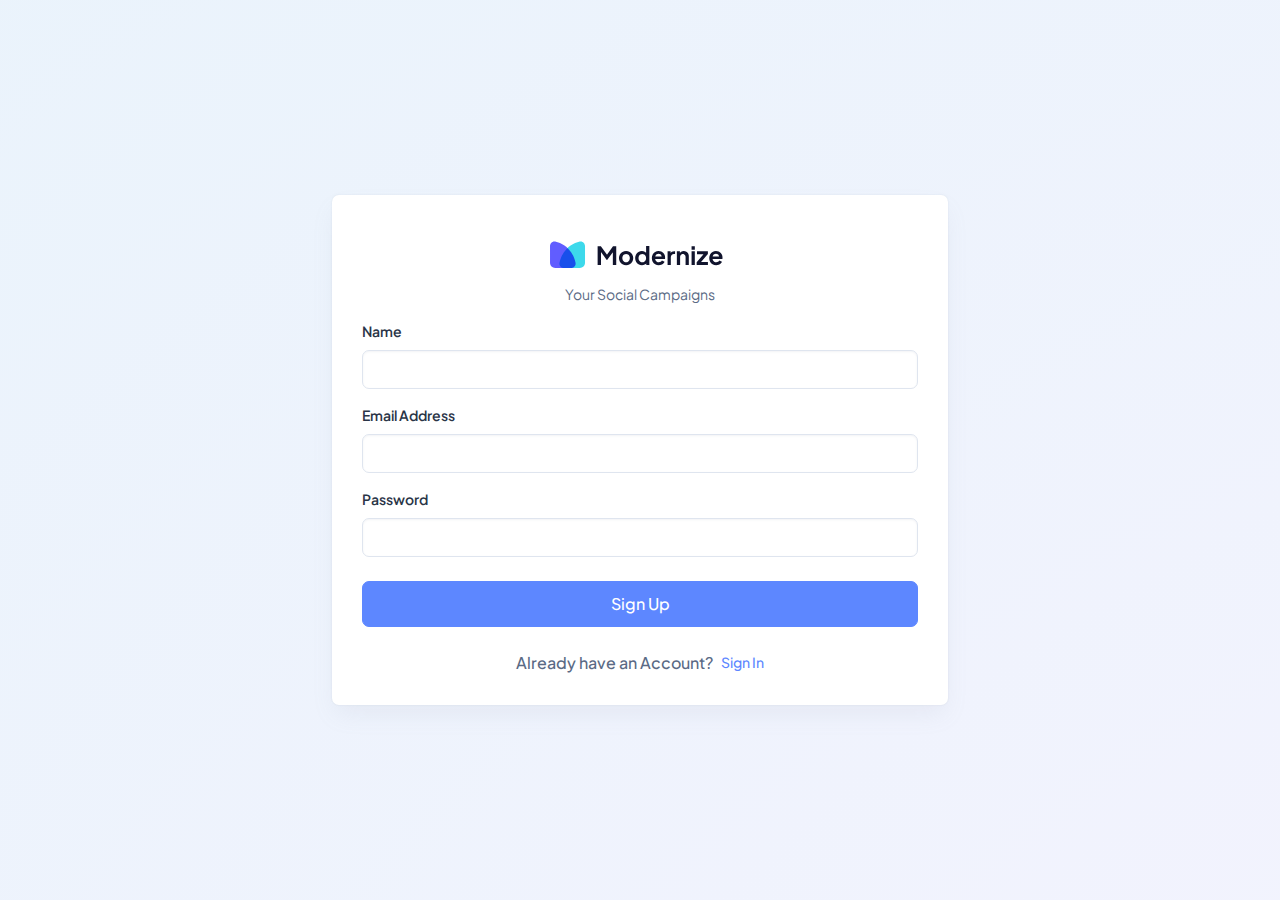
<file: src/html/authentication-register.html>
<!doctype html>
<html lang="en">

<head>
  <meta charset="utf-8">
  <meta name="viewport" content="width=device-width, initial-scale=1">
  <title>Modernize Free</title>
  <link rel="shortcut icon" type="image/png" href="../assets/images/logos/favicon.png" />
  <link rel="stylesheet" href="../assets/css/styles.min.css" />
</head>

<body>
  <!--  Body Wrapper -->
  <div class="page-wrapper" id="main-wrapper" data-layout="vertical" data-navbarbg="skin6" data-sidebartype="full"
    data-sidebar-position="fixed" data-header-position="fixed">
    <div
      class="position-relative overflow-hidden radial-gradient min-vh-100 d-flex align-items-center justify-content-center">
      <div class="d-flex align-items-center justify-content-center w-100">
        <div class="row justify-content-center w-100">
          <div class="col-md-8 col-lg-6 col-xxl-3">
            <div class="card mb-0">
              <div class="card-body">
                <a href="./index.html" class="text-nowrap logo-img text-center d-block py-3 w-100">
                  <img src="../assets/images/logos/dark-logo.svg" width="180" alt="">
                </a>
                <p class="text-center">Your Social Campaigns</p>
                <form>
                  <div class="mb-3">
                    <label for="exampleInputtext1" class="form-label">Name</label>
                    <input type="text" class="form-control" id="exampleInputtext1" aria-describedby="textHelp">
                  </div>
                  <div class="mb-3">
                    <label for="exampleInputEmail1" class="form-label">Email Address</label>
                    <input type="email" class="form-control" id="exampleInputEmail1" aria-describedby="emailHelp">
                  </div>
                  <div class="mb-4">
                    <label for="exampleInputPassword1" class="form-label">Password</label>
                    <input type="password" class="form-control" id="exampleInputPassword1">
                  </div>
                  <a href="./index.html" class="btn btn-primary w-100 py-8 fs-4 mb-4 rounded-2">Sign Up</a>
                  <div class="d-flex align-items-center justify-content-center">
                    <p class="fs-4 mb-0 fw-bold">Already have an Account?</p>
                    <a class="text-primary fw-bold ms-2" href="./authentication-login.html">Sign In</a>
                  </div>
                </form>
              </div>
            </div>
          </div>
        </div>
      </div>
    </div>
  </div>
  <script src="../assets/libs/jquery/dist/jquery.min.js"></script>
  <script src="../assets/libs/bootstrap/dist/js/bootstrap.bundle.min.js"></script>
</body>

</html>
</file>
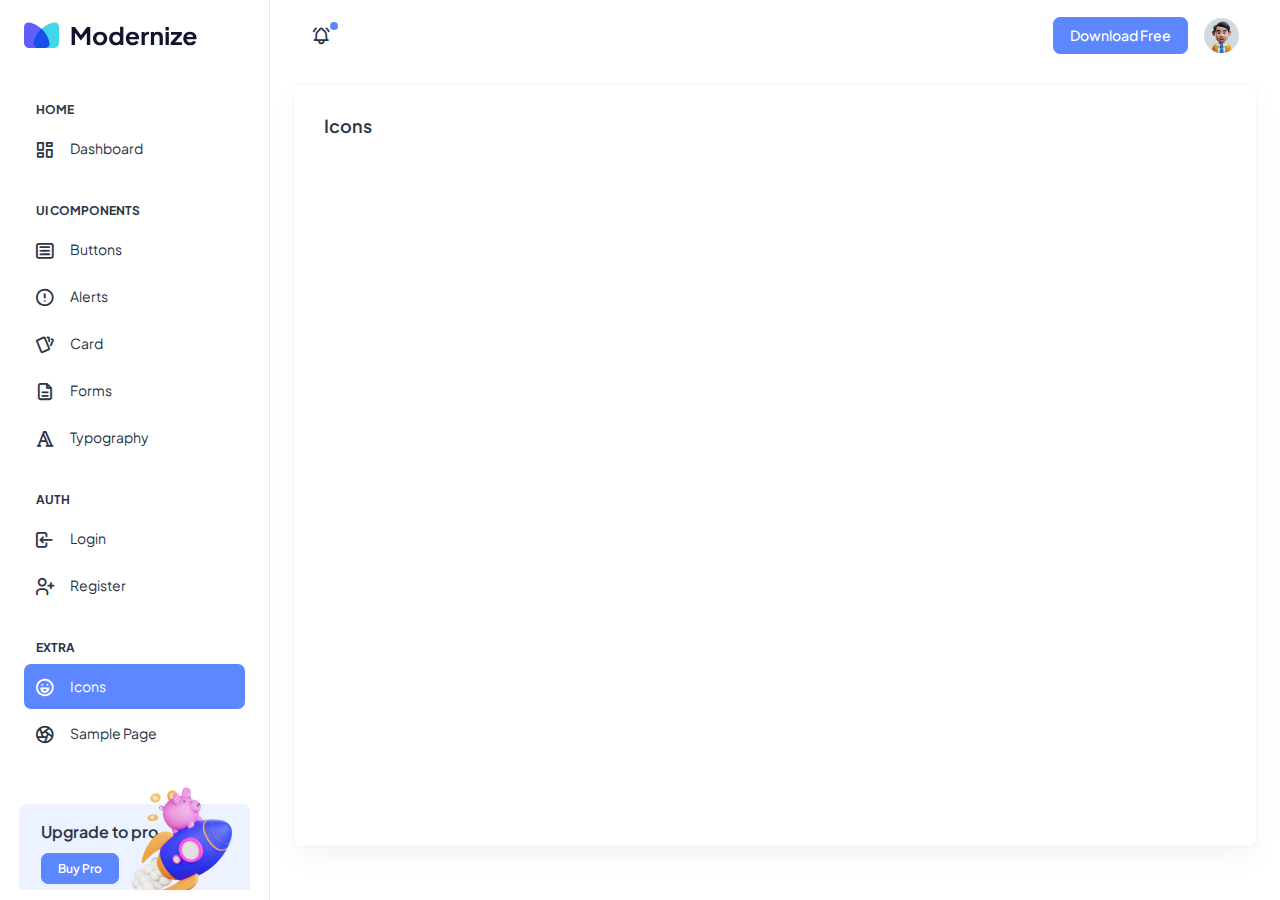
<file: src/html/icon-tabler.html>
<!doctype html>
<html lang="en">

<head>
  <meta charset="utf-8">
  <meta name="viewport" content="width=device-width, initial-scale=1">
  <title>Modernize Free</title>
  <link rel="shortcut icon" type="image/png" href="../assets/images/logos/favicon.png" />
  <link rel="stylesheet" href="../assets/css/styles.min.css" />
</head>
<body>
  <!--  Body Wrapper -->
  <div class="page-wrapper" id="main-wrapper" data-layout="vertical" data-navbarbg="skin6" data-sidebartype="full"
    data-sidebar-position="fixed" data-header-position="fixed">
    <!-- Sidebar Start -->
    <aside class="left-sidebar">
      <!-- Sidebar scroll-->
      <div>
        <div class="brand-logo d-flex align-items-center justify-content-between">
          <a href="./index.html" class="text-nowrap logo-img">
            <img src="../assets/images/logos/dark-logo.svg" width="180" alt="" />
          </a>
          <div class="close-btn d-xl-none d-block sidebartoggler cursor-pointer" id="sidebarCollapse">
            <i class="ti ti-x fs-8"></i>
          </div>
        </div>
        <!-- Sidebar navigation-->
        <nav class="sidebar-nav scroll-sidebar" data-simplebar="">
          <ul id="sidebarnav">
            <li class="nav-small-cap">
              <i class="ti ti-dots nav-small-cap-icon fs-4"></i>
              <span class="hide-menu">Home</span>
            </li>
            <li class="sidebar-item">
              <a class="sidebar-link" href="./index.html" aria-expanded="false">
                <span>
                  <i class="ti ti-layout-dashboard"></i>
                </span>
                <span class="hide-menu">Dashboard</span>
              </a>
            </li>
            <li class="nav-small-cap">
              <i class="ti ti-dots nav-small-cap-icon fs-4"></i>
              <span class="hide-menu">UI COMPONENTS</span>
            </li>
            <li class="sidebar-item">
              <a class="sidebar-link" href="./ui-buttons.html" aria-expanded="false">
                <span>
                  <i class="ti ti-article"></i>
                </span>
                <span class="hide-menu">Buttons</span>
              </a>
            </li>
            <li class="sidebar-item">
              <a class="sidebar-link" href="./ui-alerts.html" aria-expanded="false">
                <span>
                  <i class="ti ti-alert-circle"></i>
                </span>
                <span class="hide-menu">Alerts</span>
              </a>
            </li>
            <li class="sidebar-item">
              <a class="sidebar-link" href="./ui-card.html" aria-expanded="false">
                <span>
                  <i class="ti ti-cards"></i>
                </span>
                <span class="hide-menu">Card</span>
              </a>
            </li>
            <li class="sidebar-item">
              <a class="sidebar-link" href="./ui-forms.html" aria-expanded="false">
                <span>
                  <i class="ti ti-file-description"></i>
                </span>
                <span class="hide-menu">Forms</span>
              </a>
            </li>
            <li class="sidebar-item">
              <a class="sidebar-link" href="./ui-typography.html" aria-expanded="false">
                <span>
                  <i class="ti ti-typography"></i>
                </span>
                <span class="hide-menu">Typography</span>
              </a>
            </li>
            <li class="nav-small-cap">
              <i class="ti ti-dots nav-small-cap-icon fs-4"></i>
              <span class="hide-menu">AUTH</span>
            </li>
            <li class="sidebar-item">
              <a class="sidebar-link" href="./authentication-login.html" aria-expanded="false">
                <span>
                  <i class="ti ti-login"></i>
                </span>
                <span class="hide-menu">Login</span>
              </a>
            </li>
            <li class="sidebar-item">
              <a class="sidebar-link" href="./authentication-register.html" aria-expanded="false">
                <span>
                  <i class="ti ti-user-plus"></i>
                </span>
                <span class="hide-menu">Register</span>
              </a>
            </li>
            <li class="nav-small-cap">
              <i class="ti ti-dots nav-small-cap-icon fs-4"></i>
              <span class="hide-menu">EXTRA</span>
            </li>
            <li class="sidebar-item">
              <a class="sidebar-link" href="./icon-tabler.html" aria-expanded="false">
                <span>
                  <i class="ti ti-mood-happy"></i>
                </span>
                <span class="hide-menu">Icons</span>
              </a>
            </li>
            <li class="sidebar-item">
              <a class="sidebar-link" href="./sample-page.html" aria-expanded="false">
                <span>
                  <i class="ti ti-aperture"></i>
                </span>
                <span class="hide-menu">Sample Page</span>
              </a>
            </li>
          </ul>
          <div class="unlimited-access hide-menu bg-light-primary position-relative mb-7 mt-5 rounded">
            <div class="d-flex">
              <div class="unlimited-access-title me-3">
                <h6 class="fw-semibold fs-4 mb-6 text-dark w-85">Upgrade to pro</h6>
                <a href="https://adminmart.com/product/modernize-bootstrap-5-admin-template/" target="_blank" class="btn btn-primary fs-2 fw-semibold lh-sm">Buy Pro</a>
              </div>
              <div class="unlimited-access-img">
                <img src="../assets/images/backgrounds/rocket.png" alt="" class="img-fluid">
              </div>
            </div>
          </div>
        </nav>
        <!-- End Sidebar navigation -->
      </div>
      <!-- End Sidebar scroll-->
    </aside>
    <!--  Sidebar End -->
    <!--  Main wrapper -->
    <div class="body-wrapper">
      <!--  Header Start -->
      <header class="app-header">
        <nav class="navbar navbar-expand-lg navbar-light">
          <ul class="navbar-nav">
            <li class="nav-item d-block d-xl-none">
              <a class="nav-link sidebartoggler nav-icon-hover" id="headerCollapse" href="javascript:void(0)">
                <i class="ti ti-menu-2"></i>
              </a>
            </li>
            <li class="nav-item">
              <a class="nav-link nav-icon-hover" href="javascript:void(0)">
                <i class="ti ti-bell-ringing"></i>
                <div class="notification bg-primary rounded-circle"></div>
              </a>
            </li>
          </ul>
          <div class="navbar-collapse justify-content-end px-0" id="navbarNav">
            <ul class="navbar-nav flex-row ms-auto align-items-center justify-content-end">
              <a href="https://adminmart.com/product/modernize-free-bootstrap-admin-dashboard/" target="_blank" class="btn btn-primary">Download Free</a>
              <li class="nav-item dropdown">
                <a class="nav-link nav-icon-hover" href="javascript:void(0)" id="drop2" data-bs-toggle="dropdown"
                  aria-expanded="false">
                  <img src="../assets/images/profile/user-1.jpg" alt="" width="35" height="35" class="rounded-circle">
                </a>
                <div class="dropdown-menu dropdown-menu-end dropdown-menu-animate-up" aria-labelledby="drop2">
                  <div class="message-body">
                    <a href="javascript:void(0)" class="d-flex align-items-center gap-2 dropdown-item">
                      <i class="ti ti-user fs-6"></i>
                      <p class="mb-0 fs-3">My Profile</p>
                    </a>
                    <a href="javascript:void(0)" class="d-flex align-items-center gap-2 dropdown-item">
                      <i class="ti ti-mail fs-6"></i>
                      <p class="mb-0 fs-3">My Account</p>
                    </a>
                    <a href="javascript:void(0)" class="d-flex align-items-center gap-2 dropdown-item">
                      <i class="ti ti-list-check fs-6"></i>
                      <p class="mb-0 fs-3">My Task</p>
                    </a>
                    <a href="./authentication-login.html" class="btn btn-outline-primary mx-3 mt-2 d-block">Logout</a>
                  </div>
                </div>
              </li>
            </ul>
          </div>
        </nav>
      </header>
      <!--  Header End -->
      <div class="container-fluid">
        <div class="card w-100 h-100 position-relative overflow-hidden">
          <div class="card-body">
            <h5 class="card-title fw-semibold mb-4">Icons</h5>
            <iframe src="https://tabler-icons.io/" frameborder="0" style="height: calc(100vh - 250px); width: 100%;"
              data-simplebar=""></iframe>
          </div>
        </div>
      </div>
    </div>
  </div>
  <script src="../assets/libs/jquery/dist/jquery.min.js"></script>
  <script src="../assets/libs/bootstrap/dist/js/bootstrap.bundle.min.js"></script>
  <script src="../assets/js/sidebarmenu.js"></script>
  <script src="../assets/js/app.min.js"></script>
  <script src="../assets/libs/simplebar/dist/simplebar.js"></script>
</body>

</html>
</file>
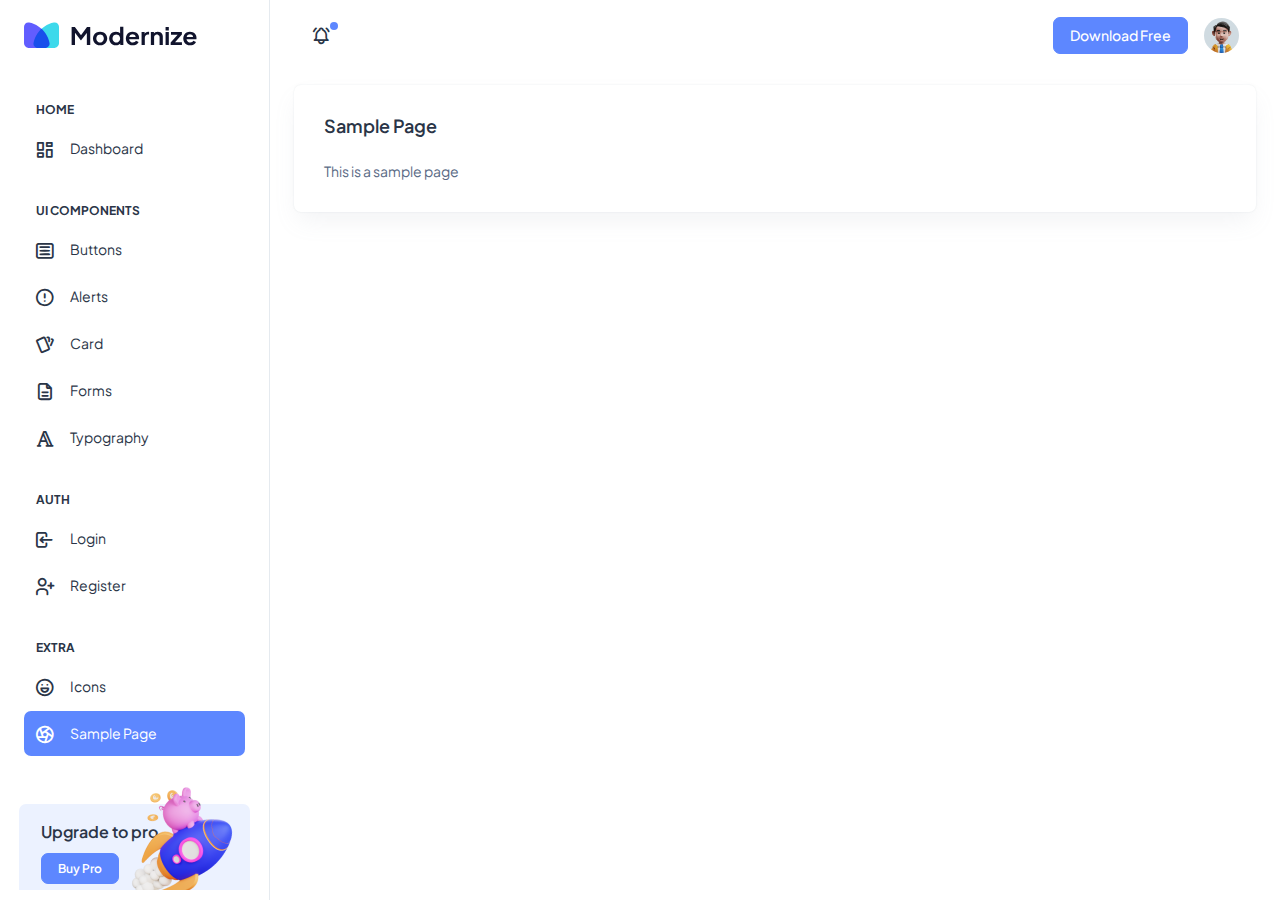
<file: src/html/sample-page.html>
<!doctype html>
<html lang="en">

<head>
  <meta charset="utf-8">
  <meta name="viewport" content="width=device-width, initial-scale=1">
  <title>Modernize Free</title>
  <link rel="shortcut icon" type="image/png" href="../assets/images/logos/favicon.png" />
  <link rel="stylesheet" href="../assets/css/styles.min.css" />
</head>

<body>
  <!--  Body Wrapper -->
  <div class="page-wrapper" id="main-wrapper" data-layout="vertical" data-navbarbg="skin6" data-sidebartype="full"
    data-sidebar-position="fixed" data-header-position="fixed">
    <!-- Sidebar Start -->
    <aside class="left-sidebar">
      <!-- Sidebar scroll-->
      <div>
        <div class="brand-logo d-flex align-items-center justify-content-between">
          <a href="./index.html" class="text-nowrap logo-img">
            <img src="../assets/images/logos/dark-logo.svg" width="180" alt="" />
          </a>
          <div class="close-btn d-xl-none d-block sidebartoggler cursor-pointer" id="sidebarCollapse">
            <i class="ti ti-x fs-8"></i>
          </div>
        </div>
        <!-- Sidebar navigation-->
        <nav class="sidebar-nav scroll-sidebar" data-simplebar="">
          <ul id="sidebarnav">
            <li class="nav-small-cap">
              <i class="ti ti-dots nav-small-cap-icon fs-4"></i>
              <span class="hide-menu">Home</span>
            </li>
            <li class="sidebar-item">
              <a class="sidebar-link" href="./index.html" aria-expanded="false">
                <span>
                  <i class="ti ti-layout-dashboard"></i>
                </span>
                <span class="hide-menu">Dashboard</span>
              </a>
            </li>
            <li class="nav-small-cap">
              <i class="ti ti-dots nav-small-cap-icon fs-4"></i>
              <span class="hide-menu">UI COMPONENTS</span>
            </li>
            <li class="sidebar-item">
              <a class="sidebar-link" href="./ui-buttons.html" aria-expanded="false">
                <span>
                  <i class="ti ti-article"></i>
                </span>
                <span class="hide-menu">Buttons</span>
              </a>
            </li>
            <li class="sidebar-item">
              <a class="sidebar-link" href="./ui-alerts.html" aria-expanded="false">
                <span>
                  <i class="ti ti-alert-circle"></i>
                </span>
                <span class="hide-menu">Alerts</span>
              </a>
            </li>
            <li class="sidebar-item">
              <a class="sidebar-link" href="./ui-card.html" aria-expanded="false">
                <span>
                  <i class="ti ti-cards"></i>
                </span>
                <span class="hide-menu">Card</span>
              </a>
            </li>
            <li class="sidebar-item">
              <a class="sidebar-link" href="./ui-forms.html" aria-expanded="false">
                <span>
                  <i class="ti ti-file-description"></i>
                </span>
                <span class="hide-menu">Forms</span>
              </a>
            </li>
            <li class="sidebar-item">
              <a class="sidebar-link" href="./ui-typography.html" aria-expanded="false">
                <span>
                  <i class="ti ti-typography"></i>
                </span>
                <span class="hide-menu">Typography</span>
              </a>
            </li>
            <li class="nav-small-cap">
              <i class="ti ti-dots nav-small-cap-icon fs-4"></i>
              <span class="hide-menu">AUTH</span>
            </li>
            <li class="sidebar-item">
              <a class="sidebar-link" href="./authentication-login.html" aria-expanded="false">
                <span>
                  <i class="ti ti-login"></i>
                </span>
                <span class="hide-menu">Login</span>
              </a>
            </li>
            <li class="sidebar-item">
              <a class="sidebar-link" href="./authentication-register.html" aria-expanded="false">
                <span>
                  <i class="ti ti-user-plus"></i>
                </span>
                <span class="hide-menu">Register</span>
              </a>
            </li>
            <li class="nav-small-cap">
              <i class="ti ti-dots nav-small-cap-icon fs-4"></i>
              <span class="hide-menu">EXTRA</span>
            </li>
            <li class="sidebar-item">
              <a class="sidebar-link" href="./icon-tabler.html" aria-expanded="false">
                <span>
                  <i class="ti ti-mood-happy"></i>
                </span>
                <span class="hide-menu">Icons</span>
              </a>
            </li>
            <li class="sidebar-item">
              <a class="sidebar-link" href="./sample-page.html" aria-expanded="false">
                <span>
                  <i class="ti ti-aperture"></i>
                </span>
                <span class="hide-menu">Sample Page</span>
              </a>
            </li>
          </ul>
          <div class="unlimited-access hide-menu bg-light-primary position-relative mb-7 mt-5 rounded">
            <div class="d-flex">
              <div class="unlimited-access-title me-3">
                <h6 class="fw-semibold fs-4 mb-6 text-dark w-85">Upgrade to pro</h6>
                <a href="https://adminmart.com/product/modernize-bootstrap-5-admin-template/" target="_blank" class="btn btn-primary fs-2 fw-semibold lh-sm">Buy Pro</a>
              </div>
              <div class="unlimited-access-img">
                <img src="../assets/images/backgrounds/rocket.png" alt="" class="img-fluid">
              </div>
            </div>
          </div>
        </nav>
        <!-- End Sidebar navigation -->
      </div>
      <!-- End Sidebar scroll-->
    </aside>
    <!--  Sidebar End -->
    <!--  Main wrapper -->
    <div class="body-wrapper">
      <!--  Header Start -->
      <header class="app-header">
        <nav class="navbar navbar-expand-lg navbar-light">
          <ul class="navbar-nav">
            <li class="nav-item d-block d-xl-none">
              <a class="nav-link sidebartoggler nav-icon-hover" id="headerCollapse" href="javascript:void(0)">
                <i class="ti ti-menu-2"></i>
              </a>
            </li>
            <li class="nav-item">
              <a class="nav-link nav-icon-hover" href="javascript:void(0)">
                <i class="ti ti-bell-ringing"></i>
                <div class="notification bg-primary rounded-circle"></div>
              </a>
            </li>
          </ul>
          <div class="navbar-collapse justify-content-end px-0" id="navbarNav">
            <ul class="navbar-nav flex-row ms-auto align-items-center justify-content-end">
              <a href="https://adminmart.com/product/modernize-free-bootstrap-admin-dashboard/" target="_blank" class="btn btn-primary">Download Free</a>
              <li class="nav-item dropdown">
                <a class="nav-link nav-icon-hover" href="javascript:void(0)" id="drop2" data-bs-toggle="dropdown"
                  aria-expanded="false">
                  <img src="../assets/images/profile/user-1.jpg" alt="" width="35" height="35" class="rounded-circle">
                </a>
                <div class="dropdown-menu dropdown-menu-end dropdown-menu-animate-up" aria-labelledby="drop2">
                  <div class="message-body">
                    <a href="javascript:void(0)" class="d-flex align-items-center gap-2 dropdown-item">
                      <i class="ti ti-user fs-6"></i>
                      <p class="mb-0 fs-3">My Profile</p>
                    </a>
                    <a href="javascript:void(0)" class="d-flex align-items-center gap-2 dropdown-item">
                      <i class="ti ti-mail fs-6"></i>
                      <p class="mb-0 fs-3">My Account</p>
                    </a>
                    <a href="javascript:void(0)" class="d-flex align-items-center gap-2 dropdown-item">
                      <i class="ti ti-list-check fs-6"></i>
                      <p class="mb-0 fs-3">My Task</p>
                    </a>
                    <a href="./authentication-login.html" class="btn btn-outline-primary mx-3 mt-2 d-block">Logout</a>
                  </div>
                </div>
              </li>
            </ul>
          </div>
        </nav>
      </header>
      <!--  Header End -->
      <div class="container-fluid">
        <div class="card">
          <div class="card-body">
            <h5 class="card-title fw-semibold mb-4">Sample Page</h5>
            <p class="mb-0">This is a sample page </p>
          </div>
        </div>
      </div>
    </div>
  </div>
  <script src="../assets/libs/jquery/dist/jquery.min.js"></script>
  <script src="../assets/libs/bootstrap/dist/js/bootstrap.bundle.min.js"></script>
  <script src="../assets/js/sidebarmenu.js"></script>
  <script src="../assets/js/app.min.js"></script>
  <script src="../assets/libs/simplebar/dist/simplebar.js"></script>
</body>

</html>
</file>
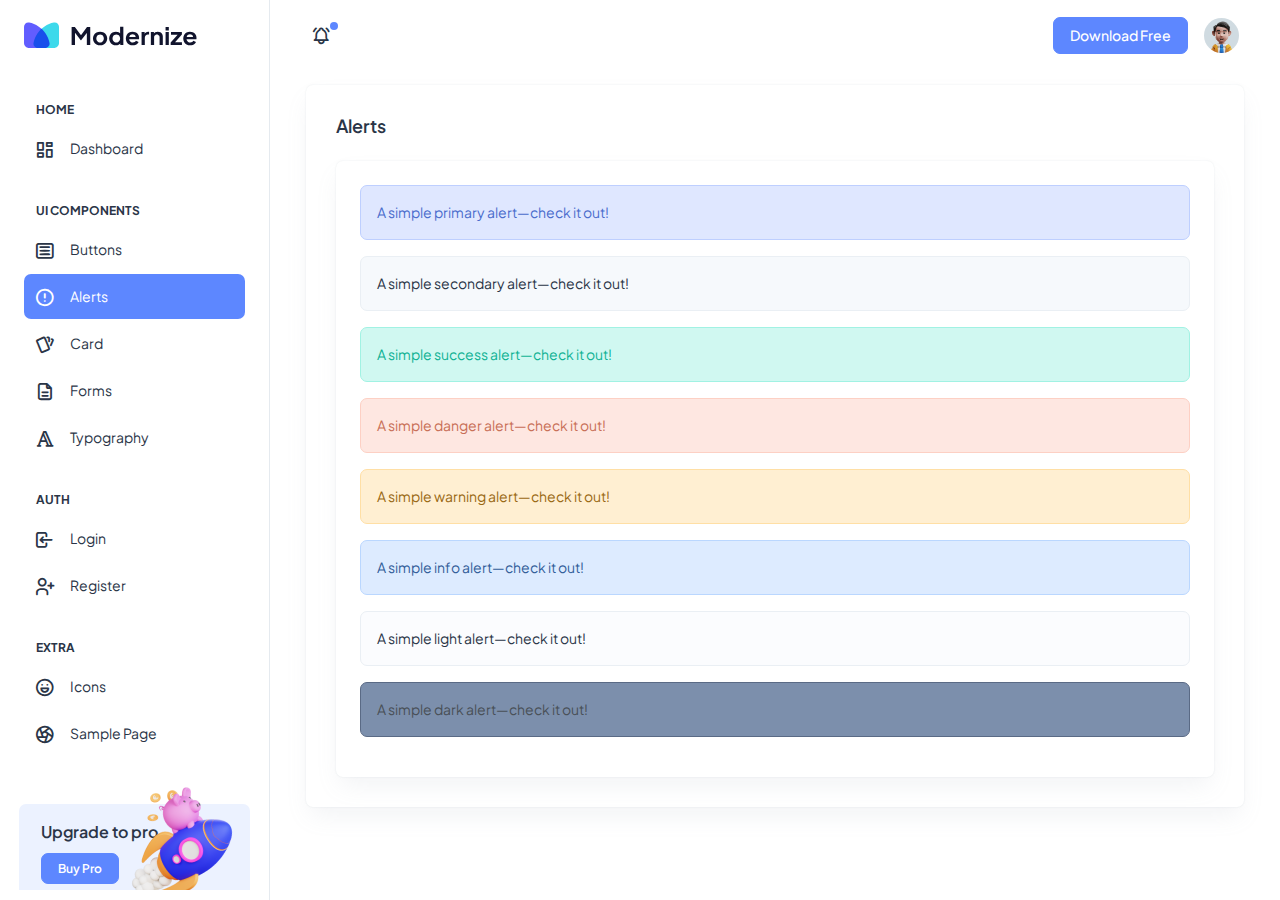
<file: src/html/ui-alerts.html>
<!doctype html>
<html lang="en">

<head>
  <meta charset="utf-8">
  <meta name="viewport" content="width=device-width, initial-scale=1">
  <title>Modernize Free</title>
  <link rel="shortcut icon" type="image/png" href="../assets/images/logos/favicon.png" />
  <link rel="stylesheet" href="../assets/css/styles.min.css" />
</head>

<body>
  <!--  Body Wrapper -->
  <div class="page-wrapper" id="main-wrapper" data-layout="vertical" data-navbarbg="skin6" data-sidebartype="full"
    data-sidebar-position="fixed" data-header-position="fixed">
    <!-- Sidebar Start -->
    <aside class="left-sidebar">
      <!-- Sidebar scroll-->
      <div>
        <div class="brand-logo d-flex align-items-center justify-content-between">
          <a href="./index.html" class="text-nowrap logo-img">
            <img src="../assets/images/logos/dark-logo.svg" width="180" alt="" />
          </a>
          <div class="close-btn d-xl-none d-block sidebartoggler cursor-pointer" id="sidebarCollapse">
            <i class="ti ti-x fs-8"></i>
          </div>
        </div>
        <!-- Sidebar navigation-->
        <nav class="sidebar-nav scroll-sidebar" data-simplebar="">
          <ul id="sidebarnav">
            <li class="nav-small-cap">
              <i class="ti ti-dots nav-small-cap-icon fs-4"></i>
              <span class="hide-menu">Home</span>
            </li>
            <li class="sidebar-item">
              <a class="sidebar-link" href="./index.html" aria-expanded="false">
                <span>
                  <i class="ti ti-layout-dashboard"></i>
                </span>
                <span class="hide-menu">Dashboard</span>
              </a>
            </li>
            <li class="nav-small-cap">
              <i class="ti ti-dots nav-small-cap-icon fs-4"></i>
              <span class="hide-menu">UI COMPONENTS</span>
            </li>
            <li class="sidebar-item">
              <a class="sidebar-link" href="./ui-buttons.html" aria-expanded="false">
                <span>
                  <i class="ti ti-article"></i>
                </span>
                <span class="hide-menu">Buttons</span>
              </a>
            </li>
            <li class="sidebar-item">
              <a class="sidebar-link" href="./ui-alerts.html" aria-expanded="false">
                <span>
                  <i class="ti ti-alert-circle"></i>
                </span>
                <span class="hide-menu">Alerts</span>
              </a>
            </li>
            <li class="sidebar-item">
              <a class="sidebar-link" href="./ui-card.html" aria-expanded="false">
                <span>
                  <i class="ti ti-cards"></i>
                </span>
                <span class="hide-menu">Card</span>
              </a>
            </li>
            <li class="sidebar-item">
              <a class="sidebar-link" href="./ui-forms.html" aria-expanded="false">
                <span>
                  <i class="ti ti-file-description"></i>
                </span>
                <span class="hide-menu">Forms</span>
              </a>
            </li>
            <li class="sidebar-item">
              <a class="sidebar-link" href="./ui-typography.html" aria-expanded="false">
                <span>
                  <i class="ti ti-typography"></i>
                </span>
                <span class="hide-menu">Typography</span>
              </a>
            </li>
            <li class="nav-small-cap">
              <i class="ti ti-dots nav-small-cap-icon fs-4"></i>
              <span class="hide-menu">AUTH</span>
            </li>
            <li class="sidebar-item">
              <a class="sidebar-link" href="./authentication-login.html" aria-expanded="false">
                <span>
                  <i class="ti ti-login"></i>
                </span>
                <span class="hide-menu">Login</span>
              </a>
            </li>
            <li class="sidebar-item">
              <a class="sidebar-link" href="./authentication-register.html" aria-expanded="false">
                <span>
                  <i class="ti ti-user-plus"></i>
                </span>
                <span class="hide-menu">Register</span>
              </a>
            </li>
            <li class="nav-small-cap">
              <i class="ti ti-dots nav-small-cap-icon fs-4"></i>
              <span class="hide-menu">EXTRA</span>
            </li>
            <li class="sidebar-item">
              <a class="sidebar-link" href="./icon-tabler.html" aria-expanded="false">
                <span>
                  <i class="ti ti-mood-happy"></i>
                </span>
                <span class="hide-menu">Icons</span>
              </a>
            </li>
            <li class="sidebar-item">
              <a class="sidebar-link" href="./sample-page.html" aria-expanded="false">
                <span>
                  <i class="ti ti-aperture"></i>
                </span>
                <span class="hide-menu">Sample Page</span>
              </a>
            </li>
          </ul>
          <div class="unlimited-access hide-menu bg-light-primary position-relative mb-7 mt-5 rounded">
            <div class="d-flex">
              <div class="unlimited-access-title me-3">
                <h6 class="fw-semibold fs-4 mb-6 text-dark w-85">Upgrade to pro</h6>
                <a href="https://adminmart.com/product/modernize-bootstrap-5-admin-template/" target="_blank" class="btn btn-primary fs-2 fw-semibold lh-sm">Buy Pro</a>
              </div>
              <div class="unlimited-access-img">
                <img src="../assets/images/backgrounds/rocket.png" alt="" class="img-fluid">
              </div>
            </div>
          </div>
        </nav>
        <!-- End Sidebar navigation -->
      </div>
      <!-- End Sidebar scroll-->
    </aside>
    <!--  Sidebar End -->
    <!--  Main wrapper -->
    <div class="body-wrapper">
      <!--  Header Start -->
      <header class="app-header">
        <nav class="navbar navbar-expand-lg navbar-light">
          <ul class="navbar-nav">
            <li class="nav-item d-block d-xl-none">
              <a class="nav-link sidebartoggler nav-icon-hover" id="headerCollapse" href="javascript:void(0)">
                <i class="ti ti-menu-2"></i>
              </a>
            </li>
            <li class="nav-item">
              <a class="nav-link nav-icon-hover" href="javascript:void(0)">
                <i class="ti ti-bell-ringing"></i>
                <div class="notification bg-primary rounded-circle"></div>
              </a>
            </li>
          </ul>
          <div class="navbar-collapse justify-content-end px-0" id="navbarNav">
            <ul class="navbar-nav flex-row ms-auto align-items-center justify-content-end">
              <a href="https://adminmart.com/product/modernize-free-bootstrap-admin-dashboard/" target="_blank" class="btn btn-primary">Download Free</a>
              <li class="nav-item dropdown">
                <a class="nav-link nav-icon-hover" href="javascript:void(0)" id="drop2" data-bs-toggle="dropdown"
                  aria-expanded="false">
                  <img src="../assets/images/profile/user-1.jpg" alt="" width="35" height="35" class="rounded-circle">
                </a>
                <div class="dropdown-menu dropdown-menu-end dropdown-menu-animate-up" aria-labelledby="drop2">
                  <div class="message-body">
                    <a href="javascript:void(0)" class="d-flex align-items-center gap-2 dropdown-item">
                      <i class="ti ti-user fs-6"></i>
                      <p class="mb-0 fs-3">My Profile</p>
                    </a>
                    <a href="javascript:void(0)" class="d-flex align-items-center gap-2 dropdown-item">
                      <i class="ti ti-mail fs-6"></i>
                      <p class="mb-0 fs-3">My Account</p>
                    </a>
                    <a href="javascript:void(0)" class="d-flex align-items-center gap-2 dropdown-item">
                      <i class="ti ti-list-check fs-6"></i>
                      <p class="mb-0 fs-3">My Task</p>
                    </a>
                    <a href="./authentication-login.html" class="btn btn-outline-primary mx-3 mt-2 d-block">Logout</a>
                  </div>
                </div>
              </li>
            </ul>
          </div>
        </nav>
      </header>
      <!--  Header End -->
      <div class="container-fluid">
        <div class="container-fluid">
          <div class="card">
            <div class="card-body">
              <h5 class="card-title fw-semibold mb-4">Alerts</h5>
              <div class="card mb-0">
                <div class="card-body p-4">
                  <div class="alert alert-primary" role="alert">
                    A simple primary alert—check it out!
                  </div>
                  <div class="alert alert-secondary" role="alert">
                    A simple secondary alert—check it out!
                  </div>
                  <div class="alert alert-success" role="alert">
                    A simple success alert—check it out!
                  </div>
                  <div class="alert alert-danger" role="alert">
                    A simple danger alert—check it out!
                  </div>
                  <div class="alert alert-warning" role="alert">
                    A simple warning alert—check it out!
                  </div>
                  <div class="alert alert-info" role="alert">
                    A simple info alert—check it out!
                  </div>
                  <div class="alert alert-light" role="alert">
                    A simple light alert—check it out!
                  </div>
                  <div class="alert alert-dark" role="alert">
                    A simple dark alert—check it out!
                  </div>
                </div>
              </div>
            </div>
          </div>
        </div>
      </div>
    </div>
  </div>
  <script src="../assets/libs/jquery/dist/jquery.min.js"></script>
  <script src="../assets/libs/bootstrap/dist/js/bootstrap.bundle.min.js"></script>
  <script src="../assets/js/sidebarmenu.js"></script>
  <script src="../assets/js/app.min.js"></script>
  <script src="../assets/libs/simplebar/dist/simplebar.js"></script>
</body>

</html>
</file>
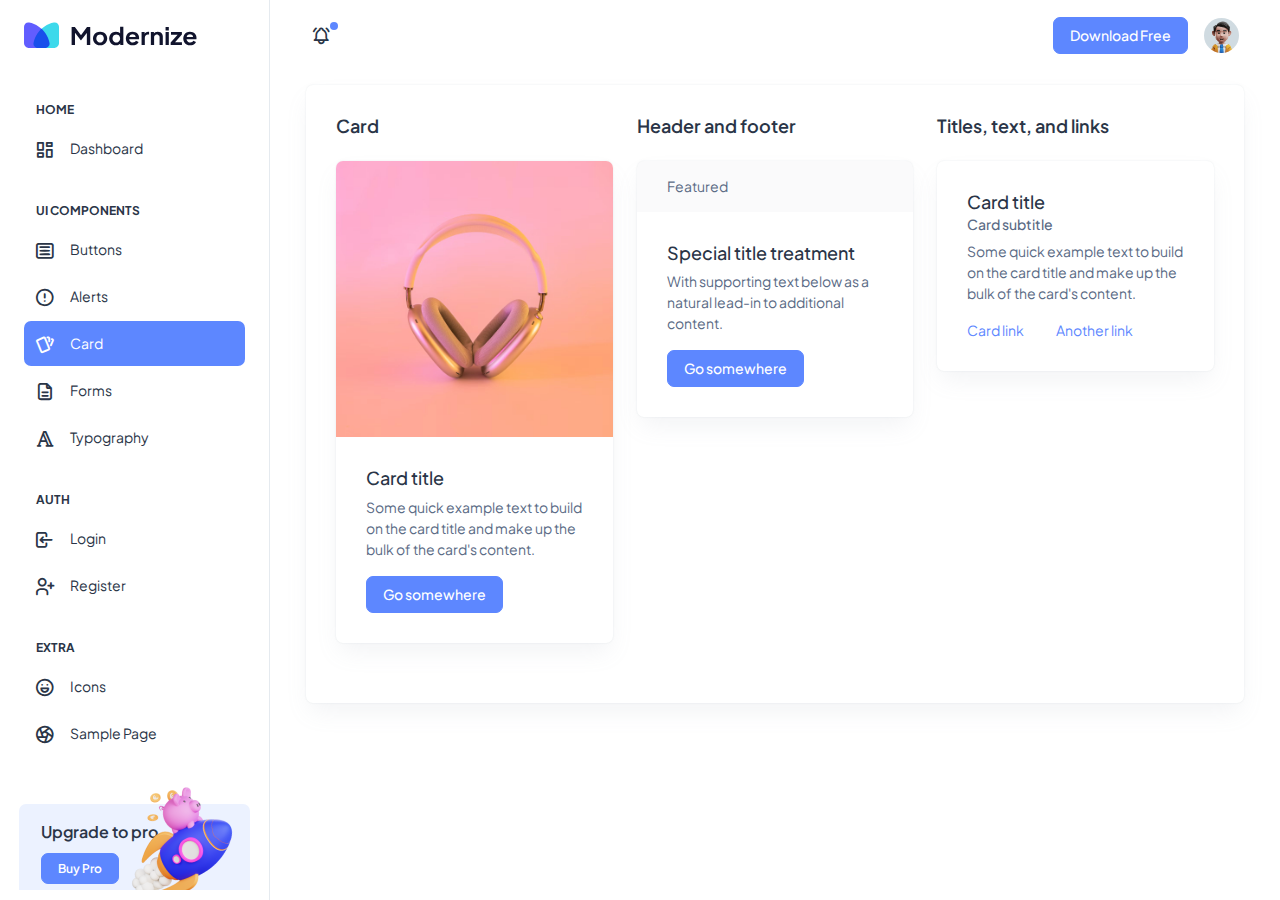
<file: src/html/ui-card.html>
<!doctype html>
<html lang="en">

<head>
  <meta charset="utf-8">
  <meta name="viewport" content="width=device-width, initial-scale=1">
  <title>Modernize Free</title>
  <link rel="shortcut icon" type="image/png" href="../assets/images/logos/favicon.png" />
  <link rel="stylesheet" href="../assets/css/styles.min.css" />
</head>

<body>
  <!--  Body Wrapper -->
  <div class="page-wrapper" id="main-wrapper" data-layout="vertical" data-navbarbg="skin6" data-sidebartype="full"
    data-sidebar-position="fixed" data-header-position="fixed">
    <!-- Sidebar Start -->
    <aside class="left-sidebar">
      <!-- Sidebar scroll-->
      <div>
        <div class="brand-logo d-flex align-items-center justify-content-between">
          <a href="./index.html" class="text-nowrap logo-img">
            <img src="../assets/images/logos/dark-logo.svg" width="180" alt="" />
          </a>
          <div class="close-btn d-xl-none d-block sidebartoggler cursor-pointer" id="sidebarCollapse">
            <i class="ti ti-x fs-8"></i>
          </div>
        </div>
        <!-- Sidebar navigation-->
        <nav class="sidebar-nav scroll-sidebar" data-simplebar="">
          <ul id="sidebarnav">
            <li class="nav-small-cap">
              <i class="ti ti-dots nav-small-cap-icon fs-4"></i>
              <span class="hide-menu">Home</span>
            </li>
            <li class="sidebar-item">
              <a class="sidebar-link" href="./index.html" aria-expanded="false">
                <span>
                  <i class="ti ti-layout-dashboard"></i>
                </span>
                <span class="hide-menu">Dashboard</span>
              </a>
            </li>
            <li class="nav-small-cap">
              <i class="ti ti-dots nav-small-cap-icon fs-4"></i>
              <span class="hide-menu">UI COMPONENTS</span>
            </li>
            <li class="sidebar-item">
              <a class="sidebar-link" href="./ui-buttons.html" aria-expanded="false">
                <span>
                  <i class="ti ti-article"></i>
                </span>
                <span class="hide-menu">Buttons</span>
              </a>
            </li>
            <li class="sidebar-item">
              <a class="sidebar-link" href="./ui-alerts.html" aria-expanded="false">
                <span>
                  <i class="ti ti-alert-circle"></i>
                </span>
                <span class="hide-menu">Alerts</span>
              </a>
            </li>
            <li class="sidebar-item">
              <a class="sidebar-link" href="./ui-card.html" aria-expanded="false">
                <span>
                  <i class="ti ti-cards"></i>
                </span>
                <span class="hide-menu">Card</span>
              </a>
            </li>
            <li class="sidebar-item">
              <a class="sidebar-link" href="./ui-forms.html" aria-expanded="false">
                <span>
                  <i class="ti ti-file-description"></i>
                </span>
                <span class="hide-menu">Forms</span>
              </a>
            </li>
            <li class="sidebar-item">
              <a class="sidebar-link" href="./ui-typography.html" aria-expanded="false">
                <span>
                  <i class="ti ti-typography"></i>
                </span>
                <span class="hide-menu">Typography</span>
              </a>
            </li>
            <li class="nav-small-cap">
              <i class="ti ti-dots nav-small-cap-icon fs-4"></i>
              <span class="hide-menu">AUTH</span>
            </li>
            <li class="sidebar-item">
              <a class="sidebar-link" href="./authentication-login.html" aria-expanded="false">
                <span>
                  <i class="ti ti-login"></i>
                </span>
                <span class="hide-menu">Login</span>
              </a>
            </li>
            <li class="sidebar-item">
              <a class="sidebar-link" href="./authentication-register.html" aria-expanded="false">
                <span>
                  <i class="ti ti-user-plus"></i>
                </span>
                <span class="hide-menu">Register</span>
              </a>
            </li>
            <li class="nav-small-cap">
              <i class="ti ti-dots nav-small-cap-icon fs-4"></i>
              <span class="hide-menu">EXTRA</span>
            </li>
            <li class="sidebar-item">
              <a class="sidebar-link" href="./icon-tabler.html" aria-expanded="false">
                <span>
                  <i class="ti ti-mood-happy"></i>
                </span>
                <span class="hide-menu">Icons</span>
              </a>
            </li>
            <li class="sidebar-item">
              <a class="sidebar-link" href="./sample-page.html" aria-expanded="false">
                <span>
                  <i class="ti ti-aperture"></i>
                </span>
                <span class="hide-menu">Sample Page</span>
              </a>
            </li>
          </ul>
          <div class="unlimited-access hide-menu bg-light-primary position-relative mb-7 mt-5 rounded">
            <div class="d-flex">
              <div class="unlimited-access-title me-3">
                <h6 class="fw-semibold fs-4 mb-6 text-dark w-85">Upgrade to pro</h6>
                <a href="https://adminmart.com/product/modernize-bootstrap-5-admin-template/" target="_blank" class="btn btn-primary fs-2 fw-semibold lh-sm">Buy Pro</a>
              </div>
              <div class="unlimited-access-img">
                <img src="../assets/images/backgrounds/rocket.png" alt="" class="img-fluid">
              </div>
            </div>
          </div>
        </nav>
        <!-- End Sidebar navigation -->
      </div>
      <!-- End Sidebar scroll-->
    </aside>
    <!--  Sidebar End -->
    <!--  Main wrapper -->
    <div class="body-wrapper">
      <!--  Header Start -->
      <header class="app-header">
        <nav class="navbar navbar-expand-lg navbar-light">
          <ul class="navbar-nav">
            <li class="nav-item d-block d-xl-none">
              <a class="nav-link sidebartoggler nav-icon-hover" id="headerCollapse" href="javascript:void(0)">
                <i class="ti ti-menu-2"></i>
              </a>
            </li>
            <li class="nav-item">
              <a class="nav-link nav-icon-hover" href="javascript:void(0)">
                <i class="ti ti-bell-ringing"></i>
                <div class="notification bg-primary rounded-circle"></div>
              </a>
            </li>
          </ul>
          <div class="navbar-collapse justify-content-end px-0" id="navbarNav">
            <ul class="navbar-nav flex-row ms-auto align-items-center justify-content-end">
              <a href="https://adminmart.com/product/modernize-free-bootstrap-admin-dashboard/" target="_blank" class="btn btn-primary">Download Free</a>
              <li class="nav-item dropdown">
                <a class="nav-link nav-icon-hover" href="javascript:void(0)" id="drop2" data-bs-toggle="dropdown"
                  aria-expanded="false">
                  <img src="../assets/images/profile/user-1.jpg" alt="" width="35" height="35" class="rounded-circle">
                </a>
                <div class="dropdown-menu dropdown-menu-end dropdown-menu-animate-up" aria-labelledby="drop2">
                  <div class="message-body">
                    <a href="javascript:void(0)" class="d-flex align-items-center gap-2 dropdown-item">
                      <i class="ti ti-user fs-6"></i>
                      <p class="mb-0 fs-3">My Profile</p>
                    </a>
                    <a href="javascript:void(0)" class="d-flex align-items-center gap-2 dropdown-item">
                      <i class="ti ti-mail fs-6"></i>
                      <p class="mb-0 fs-3">My Account</p>
                    </a>
                    <a href="javascript:void(0)" class="d-flex align-items-center gap-2 dropdown-item">
                      <i class="ti ti-list-check fs-6"></i>
                      <p class="mb-0 fs-3">My Task</p>
                    </a>
                    <a href="./authentication-login.html" class="btn btn-outline-primary mx-3 mt-2 d-block">Logout</a>
                  </div>
                </div>
              </li>
            </ul>
          </div>
        </nav>
      </header>
      <!--  Header End -->
      <div class="container-fluid">
        <div class="container-fluid">
          <div class="card">
            <div class="card-body">
              <div class="row">
                <div class="col-md-4">
                  <h5 class="card-title fw-semibold mb-4">Card</h5>
                  <div class="card">
                    <img src="../assets/images/products/s4.jpg" class="card-img-top" alt="...">
                    <div class="card-body">
                      <h5 class="card-title">Card title</h5>
                      <p class="card-text">Some quick example text to build on the card title and make up the bulk of
                        the
                        card's content.</p>
                      <a href="#" class="btn btn-primary">Go somewhere</a>
                    </div>
                  </div>
                </div>
                <div class="col-md-4">
                  <h5 class="card-title fw-semibold mb-4">Header and footer</h5>
                  <div class="card">
                    <div class="card-header">
                      Featured
                    </div>
                    <div class="card-body">
                      <h5 class="card-title">Special title treatment</h5>
                      <p class="card-text">With supporting text below as a natural lead-in to additional content.</p>
                      <a href="#" class="btn btn-primary">Go somewhere</a>
                    </div>
                  </div>
                </div>
                <div class="col-md-4">
                  <h5 class="card-title fw-semibold mb-4">Titles, text, and links</h5>
                  <div class="card">
                    <div class="card-body">
                      <h5 class="card-title">Card title</h5>
                      <h6 class="card-subtitle mb-2 text-muted">Card subtitle</h6>
                      <p class="card-text">Some quick example text to build on the card title and make up the bulk of
                        the
                        card's content.</p>
                      <a href="#" class="card-link">Card link</a>
                      <a href="#" class="card-link">Another link</a>
                    </div>
                  </div>
                </div>
              </div>
            </div>
          </div>
        </div>
      </div>
    </div>
  </div>
  <script src="../assets/libs/jquery/dist/jquery.min.js"></script>
  <script src="../assets/libs/bootstrap/dist/js/bootstrap.bundle.min.js"></script>
  <script src="../assets/js/sidebarmenu.js"></script>
  <script src="../assets/js/app.min.js"></script>
  <script src="../assets/libs/simplebar/dist/simplebar.js"></script>
</body>

</html>
</file>
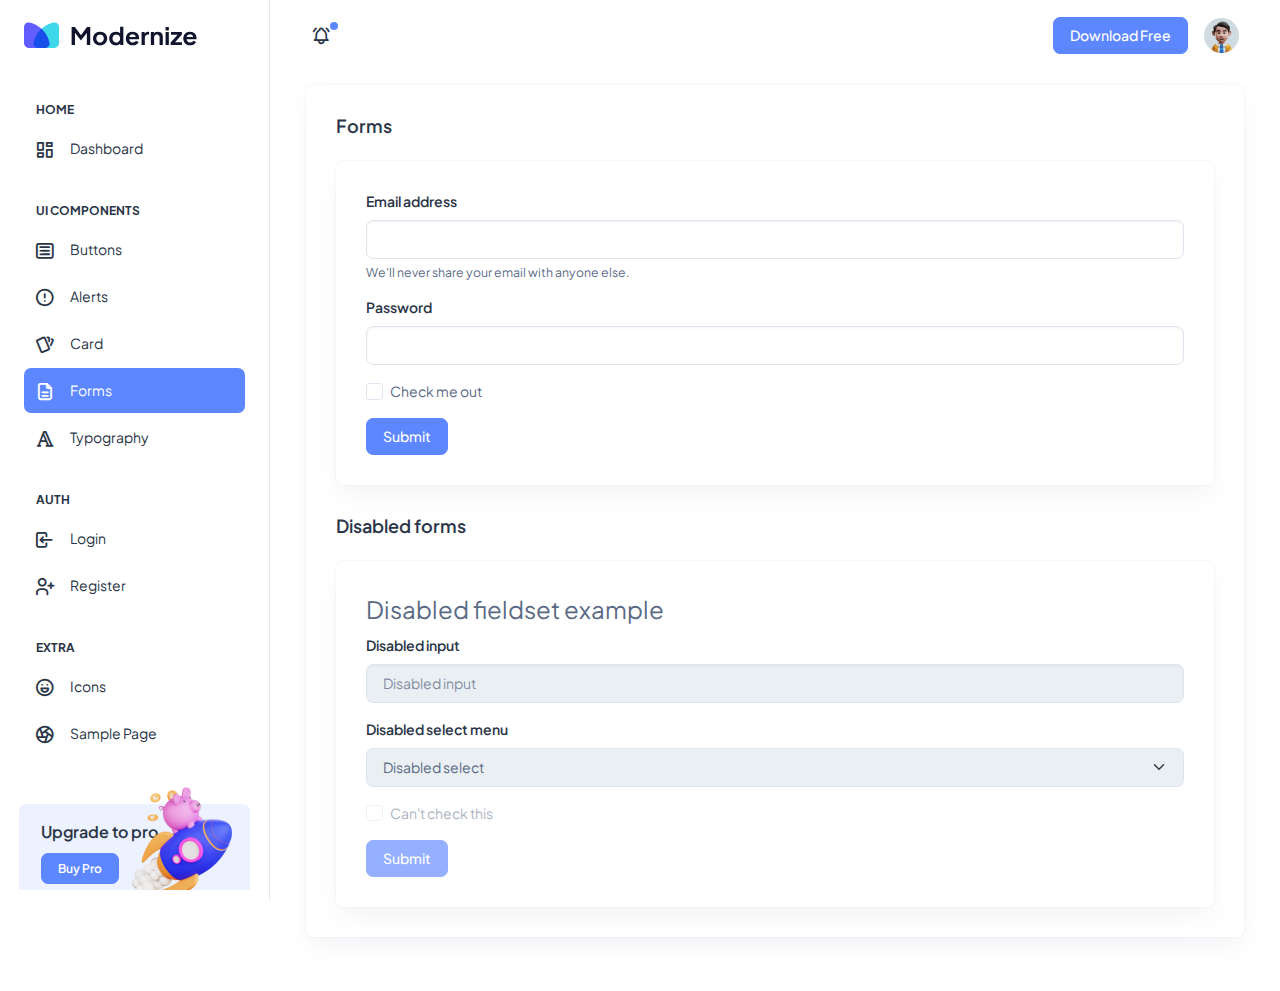
<file: src/html/ui-forms.html>
<!doctype html>
<html lang="en">

<head>
  <meta charset="utf-8">
  <meta name="viewport" content="width=device-width, initial-scale=1">
  <title>Modernize Free</title>
  <link rel="shortcut icon" type="image/png" href="../assets/images/logos/favicon.png" />
  <link rel="stylesheet" href="../assets/css/styles.min.css" />
</head>

<body>
  <!--  Body Wrapper -->
  <div class="page-wrapper" id="main-wrapper" data-layout="vertical" data-navbarbg="skin6" data-sidebartype="full"
    data-sidebar-position="fixed" data-header-position="fixed">
    <!-- Sidebar Start -->
    <aside class="left-sidebar">
      <!-- Sidebar scroll-->
      <div>
        <div class="brand-logo d-flex align-items-center justify-content-between">
          <a href="./index.html" class="text-nowrap logo-img">
            <img src="../assets/images/logos/dark-logo.svg" width="180" alt="" />
          </a>
          <div class="close-btn d-xl-none d-block sidebartoggler cursor-pointer" id="sidebarCollapse">
            <i class="ti ti-x fs-8"></i>
          </div>
        </div>
        <!-- Sidebar navigation-->
        <nav class="sidebar-nav scroll-sidebar" data-simplebar="">
          <ul id="sidebarnav">
            <li class="nav-small-cap">
              <i class="ti ti-dots nav-small-cap-icon fs-4"></i>
              <span class="hide-menu">Home</span>
            </li>
            <li class="sidebar-item">
              <a class="sidebar-link" href="./index.html" aria-expanded="false">
                <span>
                  <i class="ti ti-layout-dashboard"></i>
                </span>
                <span class="hide-menu">Dashboard</span>
              </a>
            </li>
            <li class="nav-small-cap">
              <i class="ti ti-dots nav-small-cap-icon fs-4"></i>
              <span class="hide-menu">UI COMPONENTS</span>
            </li>
            <li class="sidebar-item">
              <a class="sidebar-link" href="./ui-buttons.html" aria-expanded="false">
                <span>
                  <i class="ti ti-article"></i>
                </span>
                <span class="hide-menu">Buttons</span>
              </a>
            </li>
            <li class="sidebar-item">
              <a class="sidebar-link" href="./ui-alerts.html" aria-expanded="false">
                <span>
                  <i class="ti ti-alert-circle"></i>
                </span>
                <span class="hide-menu">Alerts</span>
              </a>
            </li>
            <li class="sidebar-item">
              <a class="sidebar-link" href="./ui-card.html" aria-expanded="false">
                <span>
                  <i class="ti ti-cards"></i>
                </span>
                <span class="hide-menu">Card</span>
              </a>
            </li>
            <li class="sidebar-item">
              <a class="sidebar-link" href="./ui-forms.html" aria-expanded="false">
                <span>
                  <i class="ti ti-file-description"></i>
                </span>
                <span class="hide-menu">Forms</span>
              </a>
            </li>
            <li class="sidebar-item">
              <a class="sidebar-link" href="./ui-typography.html" aria-expanded="false">
                <span>
                  <i class="ti ti-typography"></i>
                </span>
                <span class="hide-menu">Typography</span>
              </a>
            </li>
            <li class="nav-small-cap">
              <i class="ti ti-dots nav-small-cap-icon fs-4"></i>
              <span class="hide-menu">AUTH</span>
            </li>
            <li class="sidebar-item">
              <a class="sidebar-link" href="./authentication-login.html" aria-expanded="false">
                <span>
                  <i class="ti ti-login"></i>
                </span>
                <span class="hide-menu">Login</span>
              </a>
            </li>
            <li class="sidebar-item">
              <a class="sidebar-link" href="./authentication-register.html" aria-expanded="false">
                <span>
                  <i class="ti ti-user-plus"></i>
                </span>
                <span class="hide-menu">Register</span>
              </a>
            </li>
            <li class="nav-small-cap">
              <i class="ti ti-dots nav-small-cap-icon fs-4"></i>
              <span class="hide-menu">EXTRA</span>
            </li>
            <li class="sidebar-item">
              <a class="sidebar-link" href="./icon-tabler.html" aria-expanded="false">
                <span>
                  <i class="ti ti-mood-happy"></i>
                </span>
                <span class="hide-menu">Icons</span>
              </a>
            </li>
            <li class="sidebar-item">
              <a class="sidebar-link" href="./sample-page.html" aria-expanded="false">
                <span>
                  <i class="ti ti-aperture"></i>
                </span>
                <span class="hide-menu">Sample Page</span>
              </a>
            </li>
          </ul>
          <div class="unlimited-access hide-menu bg-light-primary position-relative mb-7 mt-5 rounded">
            <div class="d-flex">
              <div class="unlimited-access-title me-3">
                <h6 class="fw-semibold fs-4 mb-6 text-dark w-85">Upgrade to pro</h6>
                <a href="https://adminmart.com/product/modernize-bootstrap-5-admin-template/" target="_blank" class="btn btn-primary fs-2 fw-semibold lh-sm">Buy Pro</a>
              </div>
              <div class="unlimited-access-img">
                <img src="../assets/images/backgrounds/rocket.png" alt="" class="img-fluid">
              </div>
            </div>
          </div>
        </nav>
        <!-- End Sidebar navigation -->
      </div>
      <!-- End Sidebar scroll-->
    </aside>
    <!--  Sidebar End -->
    <!--  Main wrapper -->
    <div class="body-wrapper">
      <!--  Header Start -->
      <header class="app-header">
        <nav class="navbar navbar-expand-lg navbar-light">
          <ul class="navbar-nav">
            <li class="nav-item d-block d-xl-none">
              <a class="nav-link sidebartoggler nav-icon-hover" id="headerCollapse" href="javascript:void(0)">
                <i class="ti ti-menu-2"></i>
              </a>
            </li>
            <li class="nav-item">
              <a class="nav-link nav-icon-hover" href="javascript:void(0)">
                <i class="ti ti-bell-ringing"></i>
                <div class="notification bg-primary rounded-circle"></div>
              </a>
            </li>
          </ul>
          <div class="navbar-collapse justify-content-end px-0" id="navbarNav">
            <ul class="navbar-nav flex-row ms-auto align-items-center justify-content-end">
              <a href="https://adminmart.com/product/modernize-free-bootstrap-admin-dashboard/" target="_blank" class="btn btn-primary">Download Free</a>
              <li class="nav-item dropdown">
                <a class="nav-link nav-icon-hover" href="javascript:void(0)" id="drop2" data-bs-toggle="dropdown"
                  aria-expanded="false">
                  <img src="../assets/images/profile/user-1.jpg" alt="" width="35" height="35" class="rounded-circle">
                </a>
                <div class="dropdown-menu dropdown-menu-end dropdown-menu-animate-up" aria-labelledby="drop2">
                  <div class="message-body">
                    <a href="javascript:void(0)" class="d-flex align-items-center gap-2 dropdown-item">
                      <i class="ti ti-user fs-6"></i>
                      <p class="mb-0 fs-3">My Profile</p>
                    </a>
                    <a href="javascript:void(0)" class="d-flex align-items-center gap-2 dropdown-item">
                      <i class="ti ti-mail fs-6"></i>
                      <p class="mb-0 fs-3">My Account</p>
                    </a>
                    <a href="javascript:void(0)" class="d-flex align-items-center gap-2 dropdown-item">
                      <i class="ti ti-list-check fs-6"></i>
                      <p class="mb-0 fs-3">My Task</p>
                    </a>
                    <a href="./authentication-login.html" class="btn btn-outline-primary mx-3 mt-2 d-block">Logout</a>
                  </div>
                </div>
              </li>
            </ul>
          </div>
        </nav>
      </header>
      <!--  Header End -->
      <div class="container-fluid">
        <div class="container-fluid">
          <div class="card">
            <div class="card-body">
              <h5 class="card-title fw-semibold mb-4">Forms</h5>
              <div class="card">
                <div class="card-body">
                  <form>
                    <div class="mb-3">
                      <label for="exampleInputEmail1" class="form-label">Email address</label>
                      <input type="email" class="form-control" id="exampleInputEmail1" aria-describedby="emailHelp">
                      <div id="emailHelp" class="form-text">We'll never share your email with anyone else.</div>
                    </div>
                    <div class="mb-3">
                      <label for="exampleInputPassword1" class="form-label">Password</label>
                      <input type="password" class="form-control" id="exampleInputPassword1">
                    </div>
                    <div class="mb-3 form-check">
                      <input type="checkbox" class="form-check-input" id="exampleCheck1">
                      <label class="form-check-label" for="exampleCheck1">Check me out</label>
                    </div>
                    <button type="submit" class="btn btn-primary">Submit</button>
                  </form>
                </div>
              </div>
              <h5 class="card-title fw-semibold mb-4">Disabled forms</h5>
              <div class="card mb-0">
                <div class="card-body">
                  <form>
                    <fieldset disabled>
                      <legend>Disabled fieldset example</legend>
                      <div class="mb-3">
                        <label for="disabledTextInput" class="form-label">Disabled input</label>
                        <input type="text" id="disabledTextInput" class="form-control" placeholder="Disabled input">
                      </div>
                      <div class="mb-3">
                        <label for="disabledSelect" class="form-label">Disabled select menu</label>
                        <select id="disabledSelect" class="form-select">
                          <option>Disabled select</option>
                        </select>
                      </div>
                      <div class="mb-3">
                        <div class="form-check">
                          <input class="form-check-input" type="checkbox" id="disabledFieldsetCheck" disabled>
                          <label class="form-check-label" for="disabledFieldsetCheck">
                            Can't check this
                          </label>
                        </div>
                      </div>
                      <button type="submit" class="btn btn-primary">Submit</button>
                    </fieldset>
                  </form>
                </div>
              </div>
            </div>
          </div>
        </div>
      </div>
    </div>
  </div>
  <script src="../assets/libs/jquery/dist/jquery.min.js"></script>
  <script src="../assets/libs/bootstrap/dist/js/bootstrap.bundle.min.js"></script>
  <script src="../assets/js/sidebarmenu.js"></script>
  <script src="../assets/js/app.min.js"></script>
  <script src="../assets/libs/simplebar/dist/simplebar.js"></script>
</body>

</html>
</file>
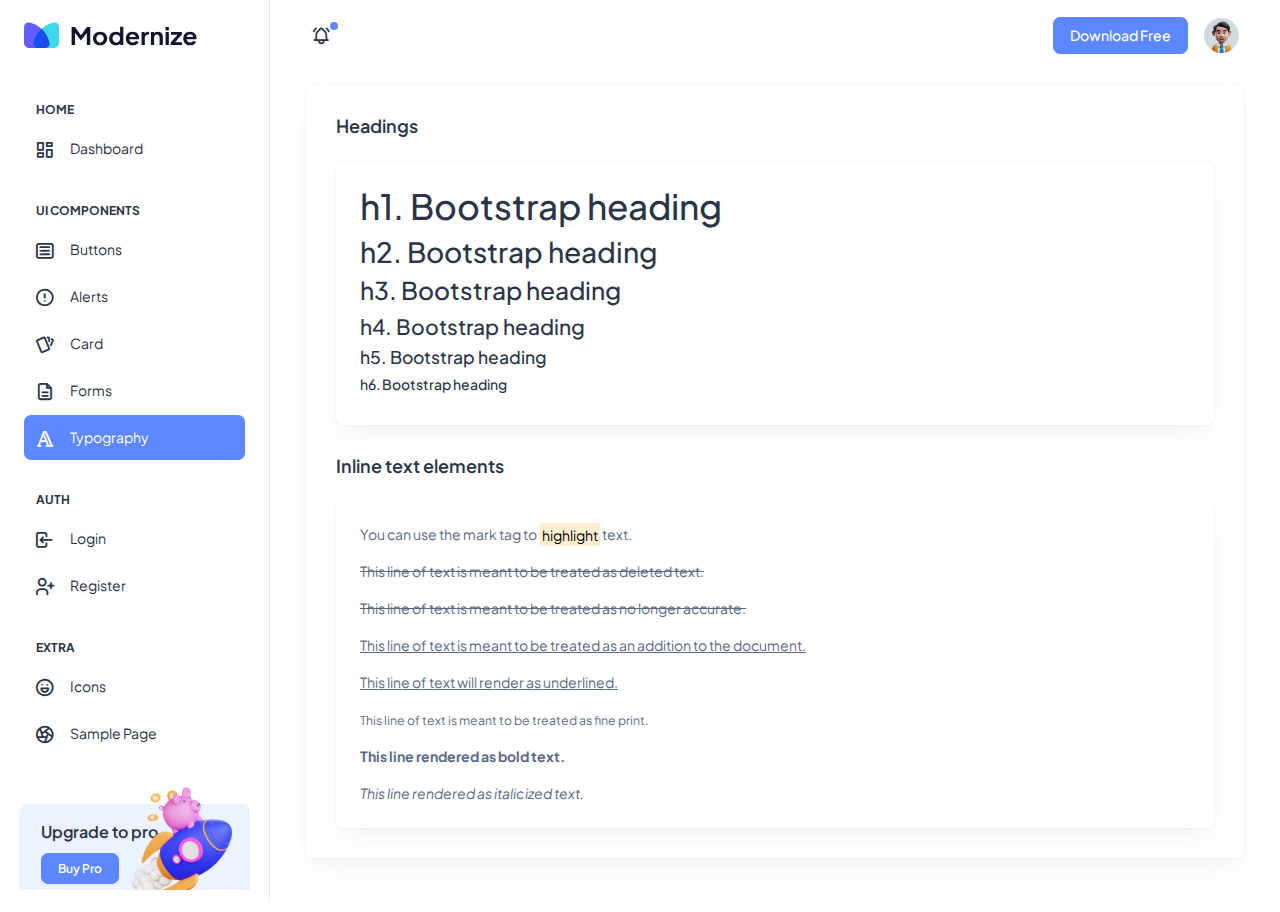
<file: src/html/ui-typography.html>
<!doctype html>
<html lang="en">

<head>
  <meta charset="utf-8">
  <meta name="viewport" content="width=device-width, initial-scale=1">
  <title>Modernize Free</title>
  <link rel="shortcut icon" type="image/png" href="../assets/images/logos/favicon.png" />
  <link rel="stylesheet" href="../assets/css/styles.min.css" />
</head>

<body>
  <!--  Body Wrapper -->
  <div class="page-wrapper" id="main-wrapper" data-layout="vertical" data-navbarbg="skin6" data-sidebartype="full"
    data-sidebar-position="fixed" data-header-position="fixed">
    <!-- Sidebar Start -->
    <aside class="left-sidebar">
      <!-- Sidebar scroll-->
      <div>
        <div class="brand-logo d-flex align-items-center justify-content-between">
          <a href="./index.html" class="text-nowrap logo-img">
            <img src="../assets/images/logos/dark-logo.svg" width="180" alt="" />
          </a>
          <div class="close-btn d-xl-none d-block sidebartoggler cursor-pointer" id="sidebarCollapse">
            <i class="ti ti-x fs-8"></i>
          </div>
        </div>
        <!-- Sidebar navigation-->
        <nav class="sidebar-nav scroll-sidebar" data-simplebar="">
          <ul id="sidebarnav">
            <li class="nav-small-cap">
              <i class="ti ti-dots nav-small-cap-icon fs-4"></i>
              <span class="hide-menu">Home</span>
            </li>
            <li class="sidebar-item">
              <a class="sidebar-link" href="./index.html" aria-expanded="false">
                <span>
                  <i class="ti ti-layout-dashboard"></i>
                </span>
                <span class="hide-menu">Dashboard</span>
              </a>
            </li>
            <li class="nav-small-cap">
              <i class="ti ti-dots nav-small-cap-icon fs-4"></i>
              <span class="hide-menu">UI COMPONENTS</span>
            </li>
            <li class="sidebar-item">
              <a class="sidebar-link" href="./ui-buttons.html" aria-expanded="false">
                <span>
                  <i class="ti ti-article"></i>
                </span>
                <span class="hide-menu">Buttons</span>
              </a>
            </li>
            <li class="sidebar-item">
              <a class="sidebar-link" href="./ui-alerts.html" aria-expanded="false">
                <span>
                  <i class="ti ti-alert-circle"></i>
                </span>
                <span class="hide-menu">Alerts</span>
              </a>
            </li>
            <li class="sidebar-item">
              <a class="sidebar-link" href="./ui-card.html" aria-expanded="false">
                <span>
                  <i class="ti ti-cards"></i>
                </span>
                <span class="hide-menu">Card</span>
              </a>
            </li>
            <li class="sidebar-item">
              <a class="sidebar-link" href="./ui-forms.html" aria-expanded="false">
                <span>
                  <i class="ti ti-file-description"></i>
                </span>
                <span class="hide-menu">Forms</span>
              </a>
            </li>
            <li class="sidebar-item">
              <a class="sidebar-link" href="./ui-typography.html" aria-expanded="false">
                <span>
                  <i class="ti ti-typography"></i>
                </span>
                <span class="hide-menu">Typography</span>
              </a>
            </li>
            <li class="nav-small-cap">
              <i class="ti ti-dots nav-small-cap-icon fs-4"></i>
              <span class="hide-menu">AUTH</span>
            </li>
            <li class="sidebar-item">
              <a class="sidebar-link" href="./authentication-login.html" aria-expanded="false">
                <span>
                  <i class="ti ti-login"></i>
                </span>
                <span class="hide-menu">Login</span>
              </a>
            </li>
            <li class="sidebar-item">
              <a class="sidebar-link" href="./authentication-register.html" aria-expanded="false">
                <span>
                  <i class="ti ti-user-plus"></i>
                </span>
                <span class="hide-menu">Register</span>
              </a>
            </li>
            <li class="nav-small-cap">
              <i class="ti ti-dots nav-small-cap-icon fs-4"></i>
              <span class="hide-menu">EXTRA</span>
            </li>
            <li class="sidebar-item">
              <a class="sidebar-link" href="./icon-tabler.html" aria-expanded="false">
                <span>
                  <i class="ti ti-mood-happy"></i>
                </span>
                <span class="hide-menu">Icons</span>
              </a>
            </li>
            <li class="sidebar-item">
              <a class="sidebar-link" href="./sample-page.html" aria-expanded="false">
                <span>
                  <i class="ti ti-aperture"></i>
                </span>
                <span class="hide-menu">Sample Page</span>
              </a>
            </li>
          </ul>
          <div class="unlimited-access hide-menu bg-light-primary position-relative mb-7 mt-5 rounded">
            <div class="d-flex">
              <div class="unlimited-access-title me-3">
                <h6 class="fw-semibold fs-4 mb-6 text-dark w-85">Upgrade to pro</h6>
                <a href="https://adminmart.com/product/modernize-bootstrap-5-admin-template/" target="_blank" class="btn btn-primary fs-2 fw-semibold lh-sm">Buy Pro</a>
              </div>
              <div class="unlimited-access-img">
                <img src="../assets/images/backgrounds/rocket.png" alt="" class="img-fluid">
              </div>
            </div>
          </div>
        </nav>
        <!-- End Sidebar navigation -->
      </div>
      <!-- End Sidebar scroll-->
    </aside>
    <!--  Sidebar End -->
    <!--  Main wrapper -->
    <div class="body-wrapper">
      <!--  Header Start -->
      <header class="app-header">
        <nav class="navbar navbar-expand-lg navbar-light">
          <ul class="navbar-nav">
            <li class="nav-item d-block d-xl-none">
              <a class="nav-link sidebartoggler nav-icon-hover" id="headerCollapse" href="javascript:void(0)">
                <i class="ti ti-menu-2"></i>
              </a>
            </li>
            <li class="nav-item">
              <a class="nav-link nav-icon-hover" href="javascript:void(0)">
                <i class="ti ti-bell-ringing"></i>
                <div class="notification bg-primary rounded-circle"></div>
              </a>
            </li>
          </ul>
          <div class="navbar-collapse justify-content-end px-0" id="navbarNav">
            <ul class="navbar-nav flex-row ms-auto align-items-center justify-content-end">
              <a href="https://adminmart.com/product/modernize-free-bootstrap-admin-dashboard/" target="_blank" class="btn btn-primary">Download Free</a>
              <li class="nav-item dropdown">
                <a class="nav-link nav-icon-hover" href="javascript:void(0)" id="drop2" data-bs-toggle="dropdown"
                  aria-expanded="false">
                  <img src="../assets/images/profile/user-1.jpg" alt="" width="35" height="35" class="rounded-circle">
                </a>
                <div class="dropdown-menu dropdown-menu-end dropdown-menu-animate-up" aria-labelledby="drop2">
                  <div class="message-body">
                    <a href="javascript:void(0)" class="d-flex align-items-center gap-2 dropdown-item">
                      <i class="ti ti-user fs-6"></i>
                      <p class="mb-0 fs-3">My Profile</p>
                    </a>
                    <a href="javascript:void(0)" class="d-flex align-items-center gap-2 dropdown-item">
                      <i class="ti ti-mail fs-6"></i>
                      <p class="mb-0 fs-3">My Account</p>
                    </a>
                    <a href="javascript:void(0)" class="d-flex align-items-center gap-2 dropdown-item">
                      <i class="ti ti-list-check fs-6"></i>
                      <p class="mb-0 fs-3">My Task</p>
                    </a>
                    <a href="./authentication-login.html" class="btn btn-outline-primary mx-3 mt-2 d-block">Logout</a>
                  </div>
                </div>
              </li>
            </ul>
          </div>
        </nav>
      </header>
      <!--  Header End -->
      <div class="container-fluid">
        <div class="container-fluid">
          <div class="card">
            <div class="card-body">
              <h5 class="card-title fw-semibold mb-4">Headings</h5>
              <div class="card">
                <div class="card-body p-4">
                  <h1>h1. Bootstrap heading</h1>
                  <h2>h2. Bootstrap heading</h2>
                  <h3>h3. Bootstrap heading</h3>
                  <h4>h4. Bootstrap heading</h4>
                  <h5>h5. Bootstrap heading</h5>
                  <h6>h6. Bootstrap heading</h6>
                </div>
              </div>
              <h5 class="card-title fw-semibold mb-4">Inline text elements</h5>
              <div class="card mb-0">
                <div class="card-body p-4">
                  <p>You can use the mark tag to <mark>highlight</mark> text.</p>
                  <p><del>This line of text is meant to be treated as deleted text.</del></p>
                  <p><s>This line of text is meant to be treated as no longer accurate.</s></p>
                  <p><ins>This line of text is meant to be treated as an addition to the document.</ins></p>
                  <p><u>This line of text will render as underlined.</u></p>
                  <p><small>This line of text is meant to be treated as fine print.</small></p>
                  <p><strong>This line rendered as bold text.</strong></p>
                  <p class="mb-0"><em>This line rendered as italicized text.</em></p>
                </div>
              </div>
            </div>
          </div>
        </div>
      </div>
    </div>
  </div>
  <script src="../assets/libs/jquery/dist/jquery.min.js"></script>
  <script src="../assets/libs/bootstrap/dist/js/bootstrap.bundle.min.js"></script>
  <script src="../assets/js/sidebarmenu.js"></script>
  <script src="../assets/js/app.min.js"></script>
  <script src="../assets/libs/simplebar/dist/simplebar.js"></script>
</body>

</html>
</file>
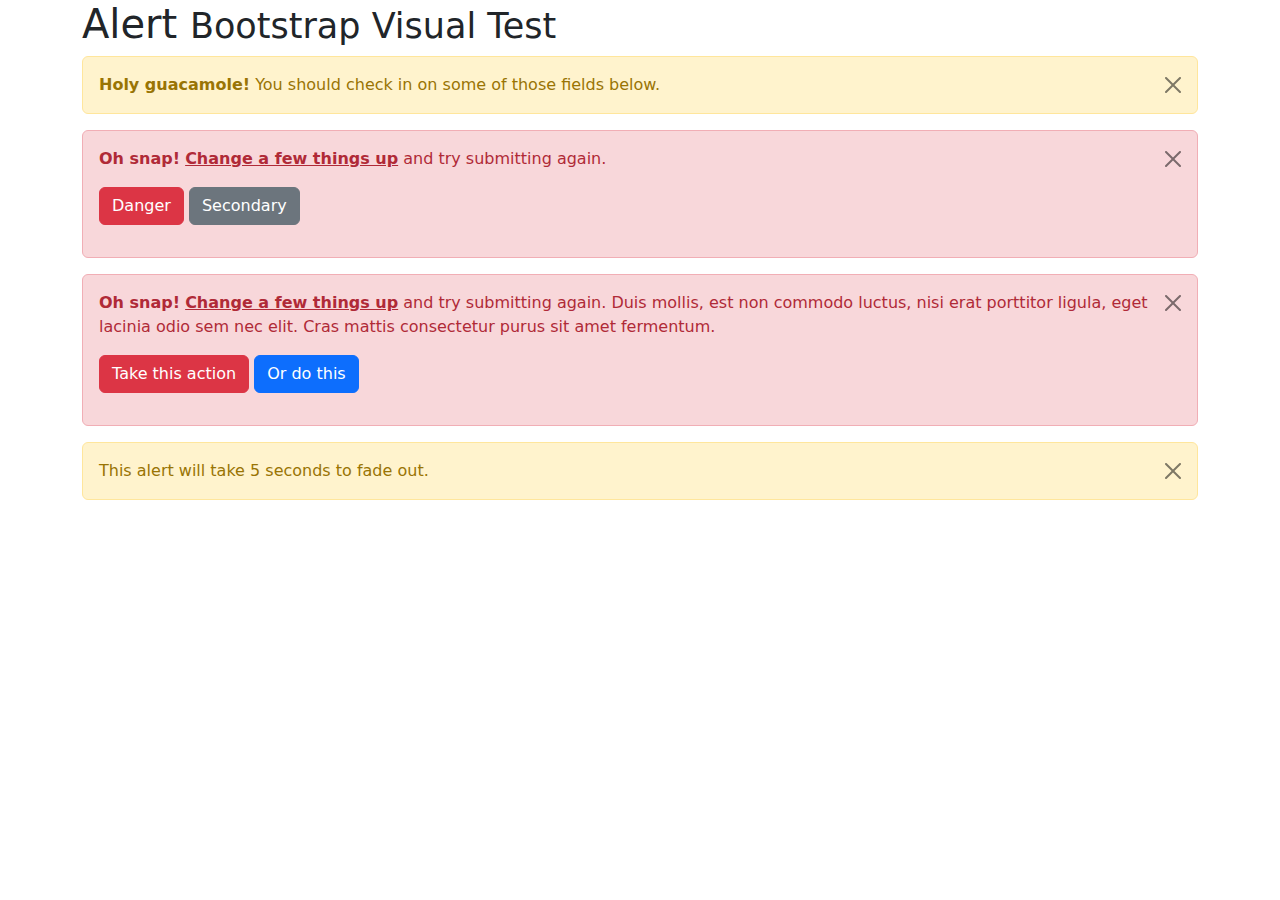
<file: src/assets/libs/bootstrap/js/tests/visual/alert.html>
<!doctype html>
<html lang="en">
  <head>
    <meta charset="utf-8">
    <meta name="viewport" content="width=device-width, initial-scale=1">
    <link href="../../../dist/css/bootstrap.min.css" rel="stylesheet">
    <title>Alert</title>
  </head>
  <body>
    <div class="container">
      <h1>Alert <small>Bootstrap Visual Test</small></h1>

      <div class="alert alert-warning alert-dismissible fade show" role="alert">
        <button type="button" class="btn-close" data-bs-dismiss="alert" aria-label="Close"></button>
        <strong>Holy guacamole!</strong> You should check in on some of those fields below.
      </div>

      <div class="alert alert-danger alert-dismissible fade show" role="alert">
        <button type="button" class="btn-close" data-bs-dismiss="alert" aria-label="Close"></button>
        <p>
          <strong>Oh snap!</strong> <a href="#" class="alert-link">Change a few things up</a> and try submitting again.
        </p>
        <p>
          <button type="button" class="btn btn-danger">Danger</button>
          <button type="button" class="btn btn-secondary">Secondary</button>
        </p>
      </div>

      <div class="alert alert-danger alert-dismissible fade show" role="alert">
        <button type="button" class="btn-close" data-bs-dismiss="alert" aria-label="Close"></button>
        <p>
          <strong>Oh snap!</strong> <a href="#" class="alert-link">Change a few things up</a> and try submitting again. Duis mollis, est non commodo luctus, nisi erat porttitor ligula, eget lacinia odio sem nec elit. Cras mattis consectetur purus sit amet fermentum.
        </p>
        <p>
          <button type="button" class="btn btn-danger">Take this action</button>
          <button type="button" class="btn btn-primary">Or do this</button>
        </p>
      </div>

      <div class="alert alert-warning alert-dismissible fade show" role="alert" style="transition-duration: 5s;">
        <button type="button" class="btn-close" data-bs-dismiss="alert" aria-label="Close"></button>
        This alert will take 5 seconds to fade out.
      </div>
    </div>

    <script src="../../../dist/js/bootstrap.bundle.js"></script>
  </body>
</html>
</file>
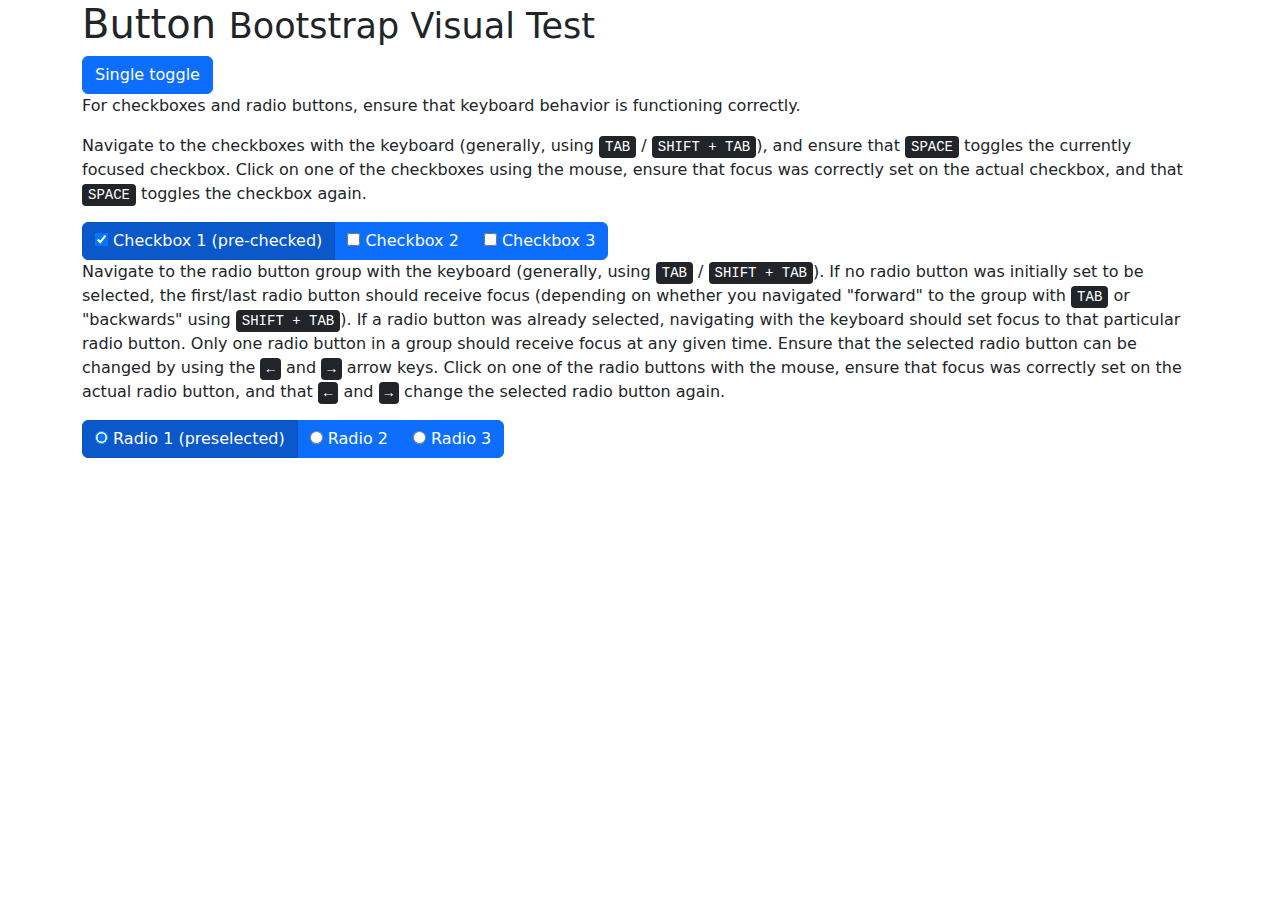
<file: src/assets/libs/bootstrap/js/tests/visual/button.html>
<!doctype html>
<html lang="en">
  <head>
    <meta charset="utf-8">
    <meta name="viewport" content="width=device-width, initial-scale=1">
    <link href="../../../dist/css/bootstrap.min.css" rel="stylesheet">
    <title>Button</title>
  </head>
  <body>
    <div class="container">
      <h1>Button <small>Bootstrap Visual Test</small></h1>

      <button type="button" class="btn btn-primary" data-bs-toggle="button" aria-pressed="false" autocomplete="off">
        Single toggle
      </button>

      <p>For checkboxes and radio buttons, ensure that keyboard behavior is functioning correctly.</p>
      <p>Navigate to the checkboxes with the keyboard (generally, using <kbd>TAB</kbd> / <kbd>SHIFT + TAB</kbd>), and ensure that <kbd>SPACE</kbd> toggles the currently focused checkbox. Click on one of the checkboxes using the mouse, ensure that focus was correctly set on the actual checkbox, and that <kbd>SPACE</kbd> toggles the checkbox again.</p>

      <div class="btn-group" data-bs-toggle="buttons">
        <label class="btn btn-primary active">
          <input type="checkbox" checked autocomplete="off"> Checkbox 1 (pre-checked)
        </label>
        <label class="btn btn-primary">
          <input type="checkbox" autocomplete="off"> Checkbox 2
        </label>
        <label class="btn btn-primary">
          <input type="checkbox" autocomplete="off"> Checkbox 3
        </label>
      </div>

      <p>Navigate to the radio button group with the keyboard (generally, using <kbd>TAB</kbd> / <kbd>SHIFT + TAB</kbd>). If no radio button was initially set to be selected, the first/last radio button should receive focus (depending on whether you navigated "forward" to the group with <kbd>TAB</kbd> or "backwards" using <kbd>SHIFT + TAB</kbd>). If a radio button was already selected, navigating with the keyboard should set focus to that particular radio button. Only one radio button in a group should receive focus at any given time.  Ensure that the selected radio button can be changed by using the <kbd>←</kbd> and <kbd>→</kbd> arrow keys. Click on one of the radio buttons with the mouse,  ensure that focus was correctly set on the actual radio button, and that <kbd>←</kbd> and <kbd>→</kbd> change the selected radio button again.</p>

      <div class="btn-group" data-bs-toggle="buttons">
        <label class="btn btn-primary active">
          <input type="radio" name="options" id="option1" autocomplete="off" checked> Radio 1 (preselected)
        </label>
        <label class="btn btn-primary">
          <input type="radio" name="options" id="option2" autocomplete="off"> Radio 2
        </label>
        <label class="btn btn-primary">
          <input type="radio" name="options" id="option3" autocomplete="off"> Radio 3
        </label>
      </div>
    </div>

    <script src="../../../dist/js/bootstrap.bundle.js"></script>
  </body>
</html>
</file>
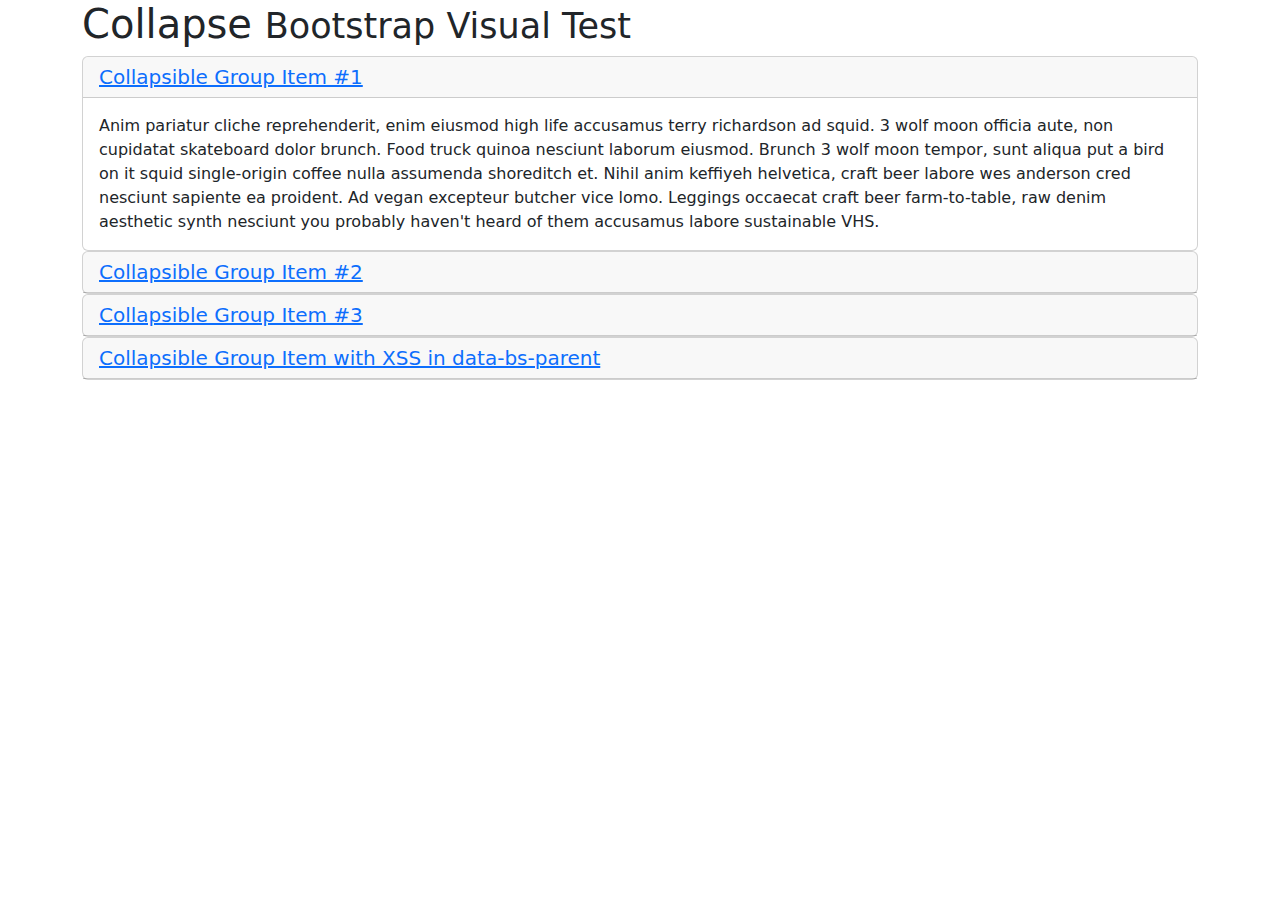
<file: src/assets/libs/bootstrap/js/tests/visual/collapse.html>
<!doctype html>
<html lang="en">
  <head>
    <meta charset="utf-8">
    <meta name="viewport" content="width=device-width, initial-scale=1">
    <link href="../../../dist/css/bootstrap.min.css" rel="stylesheet">
    <title>Collapse</title>
  </head>
  <body>
    <div class="container">
      <h1>Collapse <small>Bootstrap Visual Test</small></h1>

      <div id="accordion" role="tablist">
        <div class="card" role="presentation">
          <div class="card-header" role="tab" id="headingOne">
            <h5 class="mb-0">
              <a data-bs-toggle="collapse" href="#collapseOne" aria-expanded="true" aria-controls="collapseOne">
                Collapsible Group Item #1
              </a>
            </h5>
          </div>

          <div id="collapseOne" class="collapse show" data-bs-parent="#accordion" role="tabpanel" aria-labelledby="headingOne">
            <div class="card-body">
              Anim pariatur cliche reprehenderit, enim eiusmod high life accusamus terry richardson ad squid. 3 wolf moon officia aute, non cupidatat skateboard dolor brunch. Food truck quinoa nesciunt laborum eiusmod. Brunch 3 wolf moon tempor, sunt aliqua put a bird on it squid single-origin coffee nulla assumenda shoreditch et. Nihil anim keffiyeh helvetica, craft beer labore wes anderson cred nesciunt sapiente ea proident. Ad vegan excepteur butcher vice lomo. Leggings occaecat craft beer farm-to-table, raw denim aesthetic synth nesciunt you probably haven't heard of them accusamus labore sustainable VHS.
            </div>
          </div>
        </div>
        <div class="card" role="presentation">
          <div class="card-header" role="tab" id="headingTwo">
            <h5 class="mb-0">
              <a class="collapsed" data-bs-toggle="collapse" href="#collapseTwo" aria-expanded="false" aria-controls="collapseTwo">
                Collapsible Group Item #2
              </a>
            </h5>
          </div>
          <div id="collapseTwo" class="collapse" data-bs-parent="#accordion" role="tabpanel" aria-labelledby="headingTwo">
            <div class="card-body">
              Anim pariatur cliche reprehenderit, enim eiusmod high life accusamus terry richardson ad squid. 3 wolf moon officia aute, non cupidatat skateboard dolor brunch. Food truck quinoa nesciunt laborum eiusmod. Brunch 3 wolf moon tempor, sunt aliqua put a bird on it squid single-origin coffee nulla assumenda shoreditch et. Nihil anim keffiyeh helvetica, craft beer labore wes anderson cred nesciunt sapiente ea proident. Ad vegan excepteur butcher vice lomo. Leggings occaecat craft beer farm-to-table, raw denim aesthetic synth nesciunt you probably haven't heard of them accusamus labore sustainable VHS.
            </div>
          </div>
        </div>
        <div class="card" role="presentation">
          <div class="card-header" role="tab" id="headingThree">
            <h5 class="mb-0">
              <a class="collapsed" data-bs-toggle="collapse" href="#collapseThree" aria-expanded="false" aria-controls="collapseThree">
                Collapsible Group Item #3
              </a>
            </h5>
          </div>
          <div id="collapseThree" class="collapse" data-bs-parent="#accordion" role="tabpanel" aria-labelledby="headingThree">
            <div class="card-body">
              Anim pariatur cliche reprehenderit, enim eiusmod high life accusamus terry richardson ad squid. 3 wolf moon officia aute, non cupidatat skateboard dolor brunch. Food truck quinoa nesciunt laborum eiusmod. Brunch 3 wolf moon tempor, sunt aliqua put a bird on it squid single-origin coffee nulla assumenda shoreditch et. Nihil anim keffiyeh helvetica, craft beer labore wes anderson cred nesciunt sapiente ea proident. Ad vegan excepteur butcher vice lomo. Leggings occaecat craft beer farm-to-table, raw denim aesthetic synth nesciunt you probably haven't heard of them accusamus labore sustainable VHS.
            </div>
          </div>
        </div>
        <div class="card" role="presentation">
          <div class="card-header" role="tab" id="headingFour">
            <h5 class="mb-0">
              <a class="collapsed" data-bs-toggle="collapse" href="#collapseFour" aria-expanded="false" aria-controls="collapseFour">
                Collapsible Group Item with XSS in data-bs-parent
              </a>
            </h5>
          </div>
          <div id="collapseFour" class="collapse" data-bs-parent="<img src=1 onerror=alert(123)>" role="tabpanel" aria-labelledby="headingFour">
            <div class="card-body">
              Anim pariatur cliche reprehenderit, enim eiusmod high life accusamus terry richardson ad squid. 3 wolf moon officia aute, non cupidatat skateboard dolor brunch. Food truck quinoa nesciunt laborum eiusmod. Brunch 3 wolf moon tempor, sunt aliqua put a bird on it squid single-origin coffee nulla assumenda shoreditch et. Nihil anim keffiyeh helvetica, craft beer labore wes anderson cred nesciunt sapiente ea proident. Ad vegan excepteur butcher vice lomo. Leggings occaecat craft beer farm-to-table, raw denim aesthetic synth nesciunt you probably haven't heard of them accusamus labore sustainable VHS.
            </div>
          </div>
        </div>
      </div>
    </div>

    <script src="../../../dist/js/bootstrap.bundle.js"></script>
  </body>
</html>
</file>
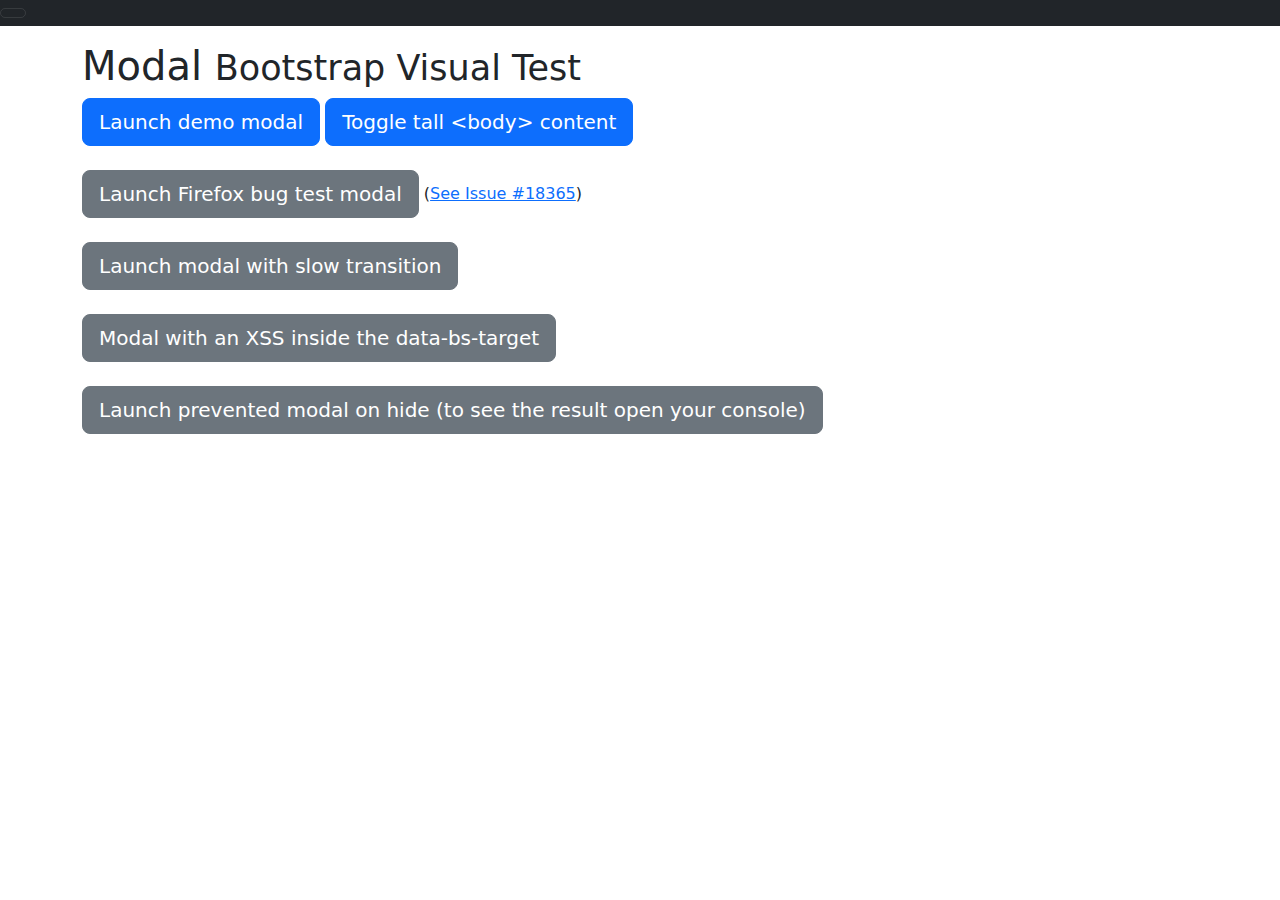
<file: src/assets/libs/bootstrap/js/tests/visual/modal.html>
<!doctype html>
<html lang="en">
  <head>
    <meta charset="utf-8">
    <meta name="viewport" content="width=device-width, initial-scale=1">
    <link href="../../../dist/css/bootstrap.min.css" rel="stylesheet">
    <title>Modal</title>
    <style>
      #tall {
        height: 1500px;
        width: 100px;
      }
    </style>
  </head>
  <body>
    <nav class="navbar navbar-full navbar-dark bg-dark">
      <button class="navbar-toggler hidden-lg-up" type="button" data-bs-toggle="collapse" data-bs-target="#navbarResponsive" aria-controls="navbarResponsive" aria-expanded="false" aria-label="Toggle navigation"></button>
      <div class="collapse navbar-expand-md" id="navbarResponsive">
        <a class="navbar-brand" href="#">This shouldn't jump!</a>
        <ul class="navbar-nav">
          <li class="nav-item">
            <a class="nav-link active" href="#" aria-current="page">Home</a>
          </li>
          <li class="nav-item">
            <a class="nav-link" href="#">Link</a>
          </li>
          <li class="nav-item">
            <a class="nav-link" href="#">Link</a>
          </li>
        </ul>
      </div>
    </nav>

    <div class="container mt-3">
      <h1>Modal <small>Bootstrap Visual Test</small></h1>

      <div class="modal fade" id="myModal" tabindex="-1" aria-labelledby="myModalLabel" aria-hidden="true">
        <div class="modal-dialog">
          <div class="modal-content">
            <div class="modal-header">
              <h1 class="modal-title fs-4" id="myModalLabel">Modal title</h1>
              <button type="button" class="btn-close" data-bs-dismiss="modal" aria-label="Close"></button>
            </div>
            <div class="modal-body">
              <h4>Text in a modal</h4>
              <p>Duis mollis, est non commodo luctus, nisi erat porttitor ligula.</p>

              <h4>Popover in a modal</h4>
              <p>This <button type="button" class="btn btn-primary" data-bs-toggle="popover" data-bs-placement="left" title="Popover title" data-bs-content="And here's some amazing content. It's very engaging. Right?">button</button> should trigger a popover on click.</p>


              <h4>Tooltips in a modal</h4>
              <p><a href="#" data-bs-toggle="tooltip" data-bs-placement="top" title="Tooltip on top">This link</a> and <a href="#" data-bs-toggle="tooltip" data-bs-placement="bottom" title="Tooltip on bottom">that link</a> should have tooltips on hover.</p>

              <div id="accordion" role="tablist">
                <div class="card" role="presentation">
                  <div class="card-header" role="tab" id="headingOne">
                    <h5 class="mb-0">
                      <a data-bs-toggle="collapse" href="#collapseOne" aria-expanded="true" aria-controls="collapseOne">
                        Collapsible Group Item #1
                      </a>
                    </h5>
                  </div>

                  <div id="collapseOne" class="collapse show" data-bs-parent="#accordion" role="tabpanel" aria-labelledby="headingOne">
                    <div class="card-body">
                      Anim pariatur cliche reprehenderit, enim eiusmod high life accusamus terry richardson ad squid. 3 wolf moon officia aute, non cupidatat skateboard dolor brunch. Food truck quinoa nesciunt laborum eiusmod. Brunch 3 wolf moon tempor, sunt aliqua put a bird on it squid single-origin coffee nulla assumenda shoreditch et. Nihil anim keffiyeh helvetica, craft beer labore wes anderson cred nesciunt sapiente ea proident. Ad vegan excepteur butcher vice lomo. Leggings occaecat craft beer farm-to-table, raw denim aesthetic synth nesciunt you probably haven't heard of them accusamus labore sustainable VHS.
                    </div>
                  </div>
                </div>
                <div class="card" role="presentation">
                  <div class="card-header" role="tab" id="headingTwo">
                    <h5 class="mb-0">
                      <a class="collapsed" data-bs-toggle="collapse" href="#collapseTwo" aria-expanded="false" aria-controls="collapseTwo">
                        Collapsible Group Item #2
                      </a>
                    </h5>
                  </div>
                  <div id="collapseTwo" class="collapse" data-bs-parent="#accordion" role="tabpanel" aria-labelledby="headingTwo">
                    <div class="card-body">
                      Anim pariatur cliche reprehenderit, enim eiusmod high life accusamus terry richardson ad squid. 3 wolf moon officia aute, non cupidatat skateboard dolor brunch. Food truck quinoa nesciunt laborum eiusmod. Brunch 3 wolf moon tempor, sunt aliqua put a bird on it squid single-origin coffee nulla assumenda shoreditch et. Nihil anim keffiyeh helvetica, craft beer labore wes anderson cred nesciunt sapiente ea proident. Ad vegan excepteur butcher vice lomo. Leggings occaecat craft beer farm-to-table, raw denim aesthetic synth nesciunt you probably haven't heard of them accusamus labore sustainable VHS.
                    </div>
                  </div>
                </div>
                <div class="card" role="presentation">
                  <div class="card-header" role="tab" id="headingThree">
                    <h5 class="mb-0">
                      <a class="collapsed" data-bs-toggle="collapse" href="#collapseThree" aria-expanded="false" aria-controls="collapseThree">
                        Collapsible Group Item #3
                      </a>
                    </h5>
                  </div>
                  <div id="collapseThree" class="collapse" data-bs-parent="#accordion" role="tabpanel" aria-labelledby="headingThree">
                    <div class="card-body">
                      Anim pariatur cliche reprehenderit, enim eiusmod high life accusamus terry richardson ad squid. 3 wolf moon officia aute, non cupidatat skateboard dolor brunch. Food truck quinoa nesciunt laborum eiusmod. Brunch 3 wolf moon tempor, sunt aliqua put a bird on it squid single-origin coffee nulla assumenda shoreditch et. Nihil anim keffiyeh helvetica, craft beer labore wes anderson cred nesciunt sapiente ea proident. Ad vegan excepteur butcher vice lomo. Leggings occaecat craft beer farm-to-table, raw denim aesthetic synth nesciunt you probably haven't heard of them accusamus labore sustainable VHS.
                    </div>
                  </div>
                </div>
              </div>

              <hr>

              <h4>Overflowing text to show scroll behavior</h4>
              <p>Cras mattis consectetur purus sit amet fermentum. Cras justo odio, dapibus ac facilisis in, egestas eget quam. Morbi leo risus, porta ac consectetur ac, vestibulum at eros.</p>
              <p>Praesent commodo cursus magna, vel scelerisque nisl consectetur et. Vivamus sagittis lacus vel augue laoreet rutrum faucibus dolor auctor.</p>
              <p>Aenean lacinia bibendum nulla sed consectetur. Praesent commodo cursus magna, vel scelerisque nisl consectetur et. Donec sed odio dui. Donec ullamcorper nulla non metus auctor fringilla.</p>
              <p>Cras mattis consectetur purus sit amet fermentum. Cras justo odio, dapibus ac facilisis in, egestas eget quam. Morbi leo risus, porta ac consectetur ac, vestibulum at eros.</p>
              <p>Praesent commodo cursus magna, vel scelerisque nisl consectetur et. Vivamus sagittis lacus vel augue laoreet rutrum faucibus dolor auctor.</p>
              <p>Aenean lacinia bibendum nulla sed consectetur. Praesent commodo cursus magna, vel scelerisque nisl consectetur et. Donec sed odio dui. Donec ullamcorper nulla non metus auctor fringilla.</p>
              <p>Cras mattis consectetur purus sit amet fermentum. Cras justo odio, dapibus ac facilisis in, egestas eget quam. Morbi leo risus, porta ac consectetur ac, vestibulum at eros.</p>
              <p>Praesent commodo cursus magna, vel scelerisque nisl consectetur et. Vivamus sagittis lacus vel augue laoreet rutrum faucibus dolor auctor.</p>
              <p>Aenean lacinia bibendum nulla sed consectetur. Praesent commodo cursus magna, vel scelerisque nisl consectetur et. Donec sed odio dui. Donec ullamcorper nulla non metus auctor fringilla.</p>
            </div>
            <div class="modal-footer">
              <button type="button" class="btn btn-secondary" data-bs-dismiss="modal">Close</button>
              <button type="button" class="btn btn-primary">Save changes</button>
            </div>
          </div>
        </div>
      </div>

      <div class="modal fade" id="firefoxModal" tabindex="-1" aria-labelledby="firefoxModalLabel" aria-hidden="true">
        <div class="modal-dialog">
          <div class="modal-content">
            <div class="modal-header">
              <h1 class="modal-title fs-4" id="firefoxModalLabel">Firefox Bug Test</h1>
              <button type="button" class="btn-close" data-bs-dismiss="modal" aria-label="Close"></button>
            </div>
            <div class="modal-body">
              <ol>
                <li>Ensure you're using Firefox.</li>
                <li>Open a new tab and then switch back to this tab.</li>
                <li>Click into this input: <input type="text" id="ff-bug-input"></li>
                <li>Switch to the other tab and then back to this tab.</li>
              </ol>
              <p>Test result: <strong id="ff-bug-test-result"></strong></p>
            </div>
            <div class="modal-footer">
              <button type="button" class="btn btn-secondary" data-bs-dismiss="modal">Close</button>
              <button type="button" class="btn btn-primary">Save changes</button>
            </div>
          </div>
        </div>
      </div>

      <div class="modal fade" id="slowModal" tabindex="-1" aria-labelledby="slowModalLabel" aria-hidden="true" style="transition-duration: 5s;">
        <div class="modal-dialog" style="transition-duration: inherit;">
          <div class="modal-content">
            <div class="modal-header">
              <h1 class="modal-title fs-4" id="slowModalLabel">Lorem slowly</h1>
              <button type="button" class="btn-close" data-bs-dismiss="modal" aria-label="Close"></button>
            </div>
            <div class="modal-body">
              <p>Cum sociis natoque penatibus et magnis dis parturient montes, nascetur ridiculus mus. Duis mollis, est non commodo luctus, nisi erat porttitor ligula, eget lacinia odio sem nec elit. Donec sed odio dui. Nullam quis risus eget urna mollis ornare vel eu leo. Nulla vitae elit libero, a pharetra augue.</p>
            </div>
            <div class="modal-footer">
              <button type="button" class="btn btn-secondary" data-bs-dismiss="modal">Close</button>
              <button type="button" class="btn btn-primary">Save changes</button>
            </div>
          </div>
        </div>
      </div>

      <button type="button" class="btn btn-primary btn-lg" data-bs-toggle="modal" data-bs-target="#myModal">
        Launch demo modal
      </button>

      <button type="button" class="btn btn-primary btn-lg" id="tall-toggle">
        Toggle tall &lt;body&gt; content
      </button>

      <br><br>

      <button type="button" class="btn btn-secondary btn-lg" data-bs-toggle="modal" data-bs-target="#firefoxModal">
        Launch Firefox bug test modal
      </button>
      (<a href="https://github.com/twbs/bootstrap/issues/18365">See Issue #18365</a>)

      <br><br>

      <button type="button" class="btn btn-secondary btn-lg" data-bs-toggle="modal" data-bs-target="#slowModal">
        Launch modal with slow transition
      </button>

      <br><br>

      <div class="text-bg-dark p-2" id="tall" style="display: none;">
        Tall body content to force the page to have a scrollbar.
      </div>

      <button type="button" class="btn btn-secondary btn-lg" data-bs-toggle="modal" data-bs-target="&#x3C;div class=&#x22;modal fade the-bad&#x22; tabindex=&#x22;-1&#x22;&#x3E;&#x3C;div class=&#x22;modal-dialog&#x22;&#x3E;&#x3C;div class=&#x22;modal-content&#x22;&#x3E;&#x3C;div class=&#x22;modal-header&#x22;&#x3E;&#x3C;button type=&#x22;button&#x22; class=&#x22;btn-close&#x22; data-bs-dismiss=&#x22;modal&#x22; aria-label=&#x22;Close&#x22;&#x3E;&#x3C;span aria-hidden=&#x22;true&#x22;&#x3E;&#x26;times;&#x3C;/span&#x3E;&#x3C;/button&#x3E;&#x3C;h1 class=&#x22;modal-title fs-4&#x22;&#x3E;The Bad Modal&#x3C;/h1&#x3E;&#x3C;/div&#x3E;&#x3C;div class=&#x22;modal-body&#x22;&#x3E;This modal&#x27;s HTTML source code is declared inline, inside the data-bs-target attribute of it&#x27;s show-button&#x3C;/div&#x3E;&#x3C;/div&#x3E;&#x3C;/div&#x3E;&#x3C;/div&#x3E;">
        Modal with an XSS inside the data-bs-target
      </button>

      <br><br>

      <button type="button" class="btn btn-secondary btn-lg" id="btnPreventModal">
        Launch prevented modal on hide (to see the result open your console)
      </button>
    </div>

    <script src="../../../dist/js/bootstrap.bundle.js"></script>
    <script>
      /* global bootstrap: false */

      const ffBugTestResult = document.getElementById('ff-bug-test-result')
      const firefoxTestDone = false

      function reportFirefoxTestResult(result) {
        if (!firefoxTestDone) {
          ffBugTestResult.classList.add(result ? 'text-success' : 'text-danger')
          ffBugTestResult.textContent = result ? 'PASS' : 'FAIL'
        }
      }

      document.querySelectorAll('[data-bs-toggle="popover"]').forEach(popoverEl => new bootstrap.Popover(popoverEl))

      document.querySelectorAll('[data-bs-toggle="tooltip"]').forEach(tooltipEl => new bootstrap.Tooltip(tooltipEl))

      const tall = document.getElementById('tall')
      document.getElementById('tall-toggle').addEventListener('click', () => {
        tall.style.display = tall.style.display === 'none' ? 'block' : 'none'
      })

      const ffBugInput = document.getElementById('ff-bug-input')
      const firefoxModal = document.getElementById('firefoxModal')
      function handlerClickFfBugInput() {
        firefoxModal.addEventListener('focus', reportFirefoxTestResult.bind(false))
        ffBugInput.addEventListener('focus', reportFirefoxTestResult.bind(true))
        ffBugInput.removeEventListener('focus', handlerClickFfBugInput)
      }

      ffBugInput.addEventListener('focus', handlerClickFfBugInput)

      const modalFf = new bootstrap.Modal(firefoxModal)

      document.getElementById('btnPreventModal').addEventListener('click', () => {
        const shownFirefoxModal = () => {
          modalFf.hide()
          firefoxModal.removeEventListener('shown.bs.modal', hideFirefoxModal)
        }

        const hideFirefoxModal = event => {
          event.preventDefault()
          firefoxModal.removeEventListener('hide.bs.modal', hideFirefoxModal)

          if (modalFf._isTransitioning) {
            console.error('Modal plugin should not set _isTransitioning when hide event is prevented')
          } else {
            console.log('Test passed')
            modalFf.hide() // work as expected
          }
        }

        firefoxModal.addEventListener('shown.bs.modal', shownFirefoxModal)
        firefoxModal.addEventListener('hide.bs.modal', hideFirefoxModal)
        modalFf.show()
      })

      // Test transition duration
      let t0
      let t1
      const slowModal = document.getElementById('slowModal')

      slowModal.addEventListener('shown.bs.modal', () => {
        t1 = performance.now()
        console.log('transition-duration took ' + (t1 - t0) + 'ms.')
      })

      slowModal.addEventListener('show.bs.modal', () => {
        t0 = performance.now()
      })
    </script>
  </body>
</html>
</file>
<file: assets/css/style.css>
@import "font.css";
@import "grid.css";
@import "button.css";
@import "navbar.css";

html{
  scroll-behavior: smooth;
}
.grid_daftar{
  display: grid;
  grid-template-columns: repeat(12, 1fr);
  margin: 0 12em;
}

.grid_tengah{
  align-items: center;
  align-content: start;
}

/* 
body{
    font-family: pregular;
    background: linear-gradient(-45deg, rgba(255,255,255, 1),rgba(159, 217, 255, 0.2), rgba(255,255,255, 1));
    background-size: 400% 400%;
    animation: gradient 15s ease infinite;
    height: 100%;
}

@keyframes gradient {
	0% {
		background-position: 0% 50%;
	}
	50% {
		background-position: 100% 50%;
	}
	100% {
		background-position: 0% 50%;
	}
} */


.header {
  overflow: hidden;
  padding: 20px 10px;
}
.header a {
  float: left;
}

.header a:hover {
  color: black;
}

.header a.active {
  color: white;
}

.kananatas {
    float: right;
}

.header-right {
    color: black;
    -webkit-transition: background-color 0.5s ease-out;
    -moz-transition: background-color 0.5s ease-out;
    -o-transition: background-color 0.5s ease-out;
    transition: background-color 0.5s ease-out;
    border-radius: 2px;
    margin-left: 2px;
    margin-right: 2px;
}

.header-right:hover{
    background-color: #FFEC8D;
  cursor: pointer;
}
  
.pointer:hover{
  cursor: pointer;
}

.imgs{
    width: 100%;
}

.satu{
    font-family: pbold;
}

.dua{
    font-family: pblack;
}

.bagian_satu{
    align-items: center;
}

.judul_utama{
    font-family: pebold;
    font-size: 4rem;
}

.judul_baris_satu{
    color:#E2B9DB;
    margin-bottom: -0.4em;
}

.judul_baris_dua{
    color: #A0C3E1;
}

.judul_wife{
    font-family: onelove;
    font-size: 6rem;
}

.gambar_judul{
    margin: auto;
}

.gambar_judul img{
    width: 100%;
}

.teks_judul{
    width: 70%;
    font-size: 0.9rem;
}

a .homepage12 {
  color:#333333;
  text-decoration: none;
}

.judul_bagan{
    font-family: onelove;
    font-size: 5em;
    color: #E2B9DB;
    margin-bottom: 0.5em;
    text-align: center;
    filter: drop-shadow(0.1em 0.08em 0.04em #d8d6d6);
}

.text_bagan{
  padding-right:12em;
}

.text_bagan_kanan{
  padding-left:12em;
}

.judul_bagan_1{
    font-size: 4em;
    font-family: pebold;
    line-height: 1em;
    margin-bottom: 0.2em;
}

.judul_bagan_1_kanan{
    padding: 0 2em 0 0;
    text-align: right;
    align-content: end;
    height: 100%;
}

.daftar_fitur, .daftar_fitur_kanan{
  margin-top: 1em;
}

.daftar_fitur ul, .daftar_fitur_kanan ul{
  margin: 0;
  padding: 0;
}

.daftar_fitur ul li{
  list-style: none;
  color: #333333;
  border-left: 4px solid #fd507e;
  margin: 0.7em 0.2em;
  position: relative;
  left: 0;
  transition: 0.5s;
}

.daftar_fitur ul li:hover{
  left:10px;
  
  color:white;
}

.daftar_fitur ul li::before{
  content: '';
  position: absolute;
  width: 40%;
  height: 100%;
  background-color: #E2B9DB;
  transform: scaleX(0);
  transform-origin: left;
  transition: 0.5s;

}

.daftar_fitur ul li:hover::before{
  transform: scaleX(1);
  color:white;
}

.daftar_fitur ul li p{
  position: relative;
  display: inline-block;
  padding: 0.3em 1em;
  margin: 0;
}

/* Daftar Kanan */

.daftar_fitur_kanan ul li{
  list-style: none;
  color: #333333;
  border-right: 4px solid #fd507e;
  margin: 0.7em 0.2em;
  position: relative;
  right: 0;
  transition: 0.5s;
}

.daftar_fitur_kanan ul li:hover{
  right:10px;
  color:white;
}

.daftar_fitur_kanan ul li::before{
  content: '';
  position: absolute;
  right:0;
  width: 40%;
  height: 100%;
  background-color: #A0C3E1;
  z-index: -100;
  transform: scaleX(0);
  transform-origin: right;
  transition: 0.5s;

}

.daftar_fitur_kanan ul li:hover::before{
  transform: scaleX(1);
  color:white;
}

.daftar_fitur_kanan ul li p{
  position: relative;
  display: inline-block;
  padding: 0.3em 1em;
  margin: 0;
}

/* Daftar Kanan */

.gambar_baris_satu, .gambar_baris_dua{
    display: flex;
    padding: 0.6em;
    transition: 0.5s;
}

.gambar_baris_satu:hover, .gambar_baris_dua:hover{
  transform: scale(1.4);
  z-index: 100;
  box-shadow: 0 5px 25px rgba(0, 0, 0, .2);
}

.gambar_kami{
    height: 60%;
    padding: 0.6em;
    transition: 0.5s;
    clip-path: polygon(0 0, 100% 0, 100% 100%, 0 100%);
}

.gambar_kami:hover{
    transform: scale(1.4);
    z-index: 100;
    box-shadow: 0 5px 25px rgba(0, 0, 0, .2);
    border:1px solid #FFEC8D;
}

.judul_bagan_4{
    margin-top: -3em;
    padding: 0.2em 0 0 2.8em;
    font-size: 4.3em;
    color: #FFEC8D;
    filter: drop-shadow(0.1em 0.08em 0.04em #e2e2e2);
}

.tangan_ibu{
    font-family: onelove;
    padding: 0 0 0 0.2em;
    font-size: 1.5em;
}

.text_bagan_4{
    text-align: center;
    padding: 0 6em;
    margin-top: -6em;
}

.gambar_ig{
  padding: 3em 0.6em;
}

.header{
  display: flex;
  align-items: center;
  align-content: flex-end;
}

.flex{
  display: flex;
align-items: center ;
align-content: center;
}

.daftar{
  background-color: white;
  transition: transform 0.5s;
  transition:0.5s;
  border-radius: 0.2em;
  padding: 0.5em 1em;
  opacity:1;
}

.daftar:hover{
  transform: scale(1.1);
  z-index: 100;
  background: #FFEC8D;
  box-shadow: 0 5px 25px rgba(0, 0, 0, .2);
  color:#333333;
  opacity: 1;
  font-family: pmedium;
}

.daftar span{
  width: 40px;
  height: 40px;
  text-align: center;
  line-height: 2.5em;
  background: #E2B9DB;
  color: #333333;
  display: inline-block;
  border-radius: 50%;
  margin:  0.9em;
  font-family: pblack;
  transform: translateY(-0.2em);
  cursor: pointer;
}

.daftar:hover span{
  background-color: #333333;
  color: white;
  cursor: pointer;
}

.tombol_pemesanan{
  margin-top: 2em;
  display: flex;
  align-items: center;
  justify-content: center;
}

.homepage12 .logo img{
  width: 50%;
}

.footer_kontak{
  display: flex;
  align-items: center;
  justify-content: center;
  align-content: center;
  padding: 0 2em;
}

/* bg color */

.tentang_kami{
  padding: 5em 0;
}

.footer{
  margin-top: 5em;
  background-color: #FFEC8D;
  padding: 5em 0;
}

.footer1_logo img{
  width: 14em;
  padding: 0 0 0 2.2em;
}

.footer2_teks{
  margin-top: 1em;
}

.footer_judul{
  font-family: pebold;
  font-size: 1.5em;
}

.footer_waa, .footer_iga{
  margin-top:0.5em;
  display: flex;
  align-self: center;
  align-content: center;
  justify-content: center;
  font-family: pbold; 
  text-decoration: none;
  color: #fff; 
  font-size: 1.2em; 
  border-radius: 2em; 
  font-weight: bold; 
  cursor: pointer;
  transition: 0.5s;
}

.footer_waa{
  background: #25d366 no-repeat 1.5em center; background-size: 1.6em;
  padding: 0.4em 0 0.4em 0;
}

.footer_iga{
  background: #fd507e no-repeat 1.5em center; background-size: 1.6em;
  padding: 0.4em 0 0.4em 0;
}

span svg{
  fill: #fff;
  transition: 0.5s;
}

.footer_waa:hover span svg{
  fill: #25d366;
}

.footer_waa:hover{
  color: #25d366; 
  background: #fff no-repeat 1.5em center; background-size: 1.6em;
  fill: #25d366;
}

.footer_waa span a{
  transition: 0.5s;
  color: #fff;
}

.footer_waa:hover span a{
  color:#25d366;
}

.footer_iga:hover span svg{
  fill: #fd507e;
}

.footer_iga:hover{
  color: #fd507e; 
  background: #fff no-repeat 1.5em center; background-size: 1.6em;
  fill: #fd507e;
}

.footer_iga span a{
  transition: 0.5s;
  color: #fff;
}

.footer_iga:hover span a{
  color:#fd507e;
}

.footer_link a{
  line-height: 3em;
  font-family: pbold;
  color:#333333;
  transition: 0.5s;
  
  scroll-behavior: smooth;
}

.footer_link a:hover{
  color:#fd507e;
  cursor: pointer;
}


/* Overlay */
/* .footer_wa {
  position: relative;
  width:100%;
}

.gambar_overlay {
  display: block;
  width: 100%;
  border-radius: 1em;
}

.overlay {
  position: absolute;
  top: 0;
  bottom: 0;
  left: 0;
  right: 0;
  height: 100%;
  width: 100%;
  opacity: 0;
  transition: .5s ease;
  background-color: rgba(0,0,0,.5);
  border-radius: 1em;
}

.footer_wa:hover .overlay {
  opacity: 1;
}

.text {
  color: white;
  font-size: 20px;
  position: absolute;
  top: 50%;
  left: 50%;
  transform: translate(-50%, -50%);
  -ms-transform: translate(-50%, -50%);
  text-align: center;
}  */
</file>
